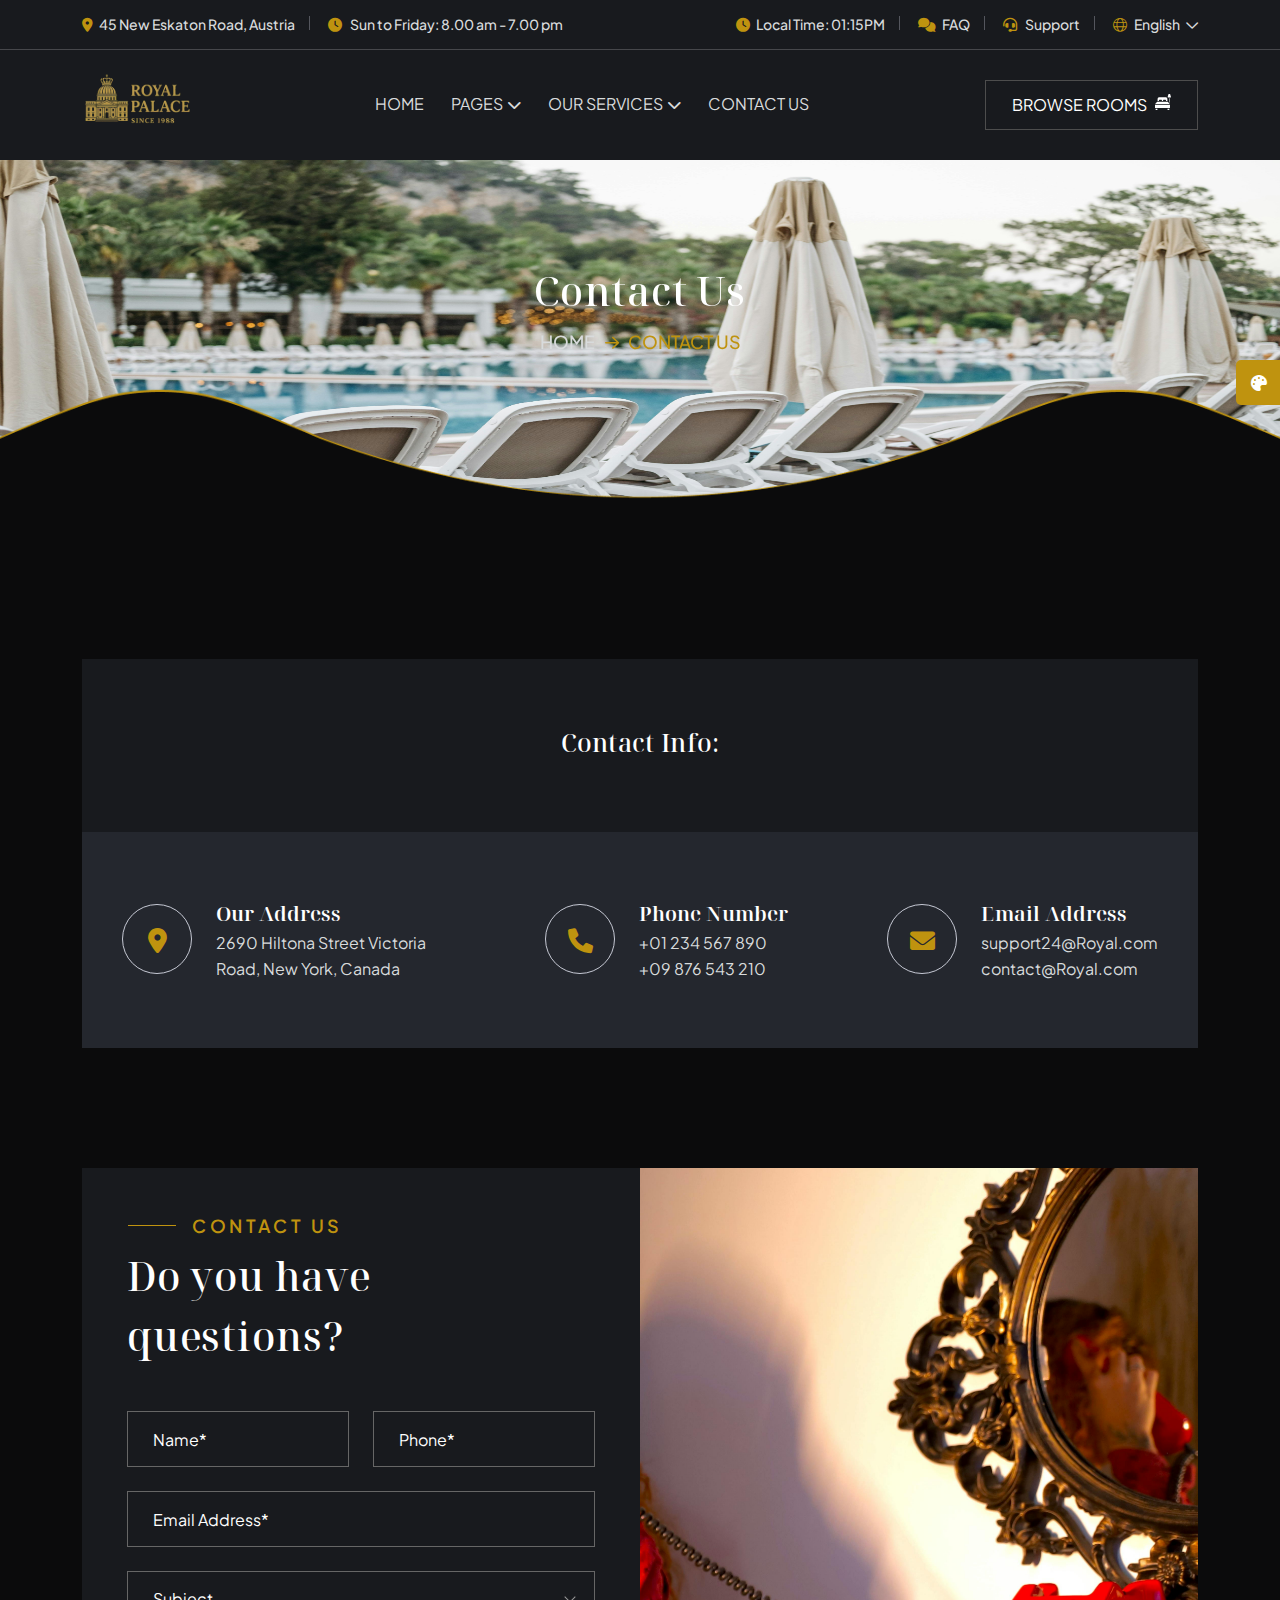
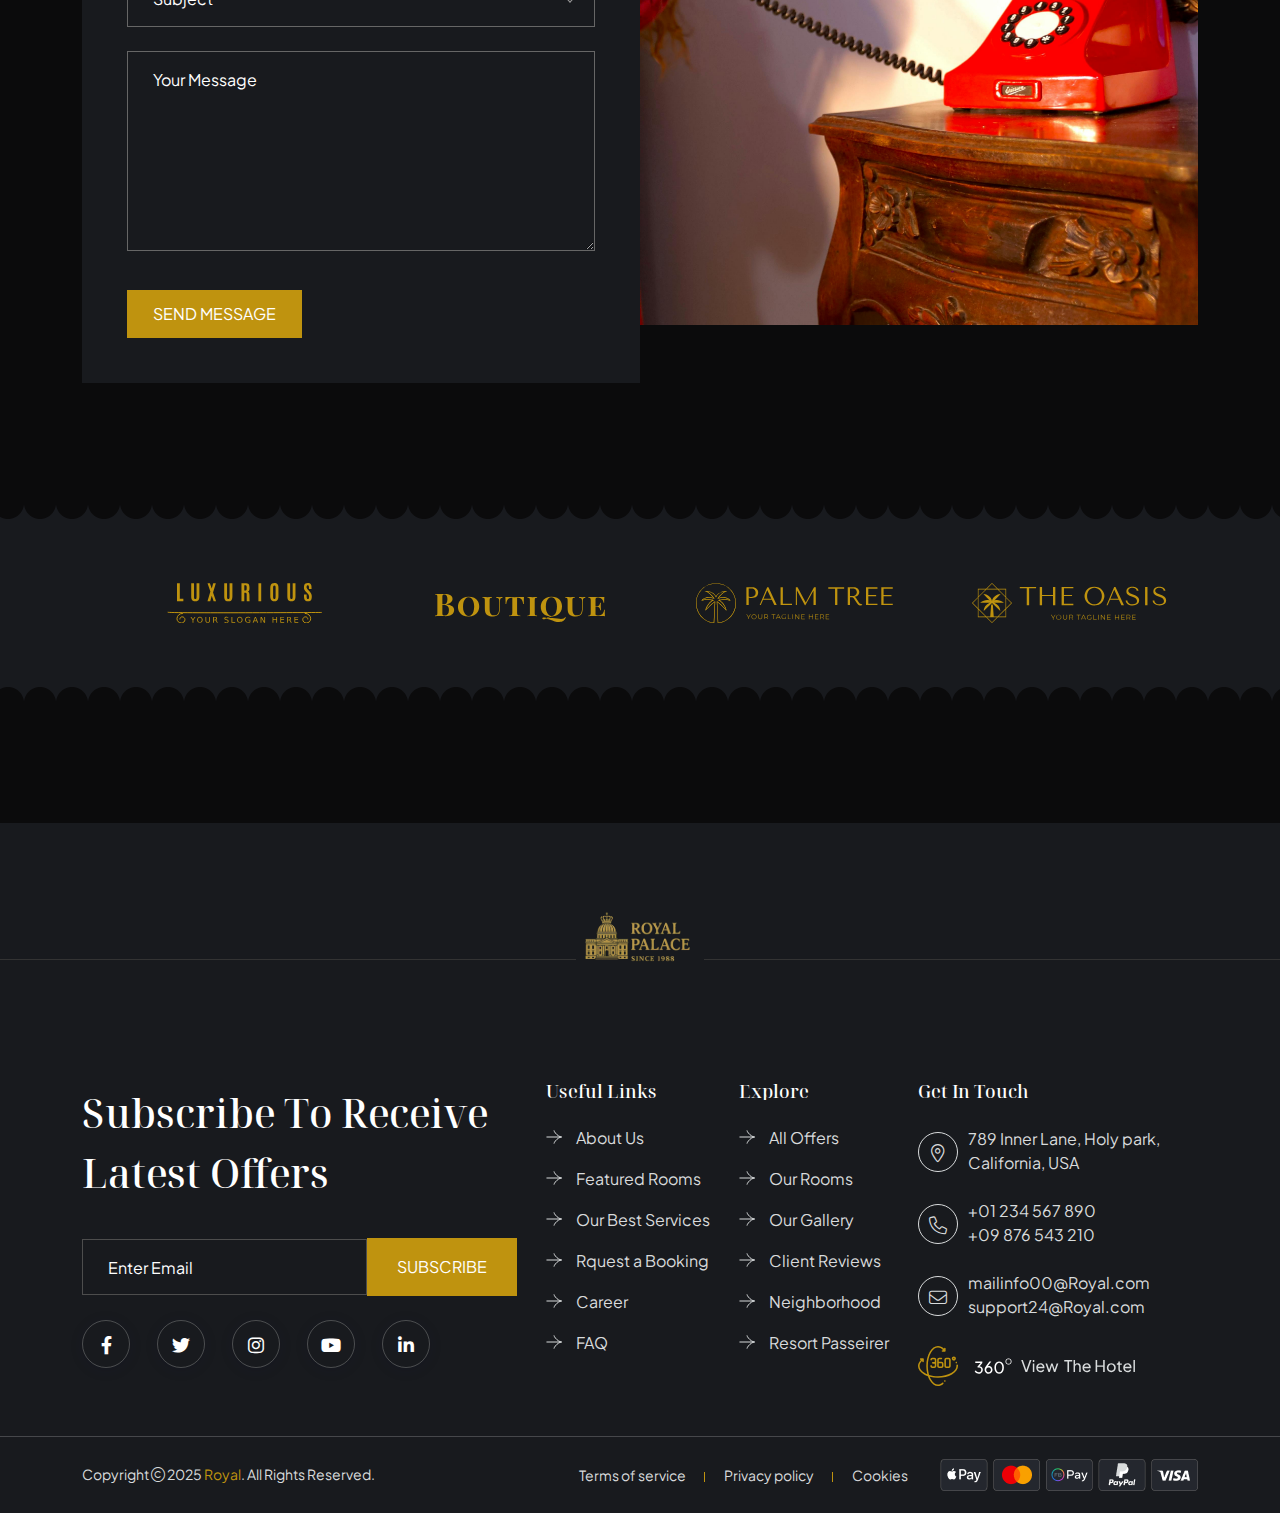
<file: contact.html>
<!doctype html>
<html class="no-js" lang="zxx">

<head>
    <meta charset="utf-8">
    <meta http-equiv="x-ua-compatible" content="ie=edge">
    <title>Royal - Royal - Resort & Hotel Booking HTML Template - Contact Us</title>
    <meta name="author" content="Royal">
    <meta name="description" content="Royal - Royal - Resort & Hotel Booking HTML Template">
    <meta name="keywords" content="Royal - Royal - Resort & Hotel Booking HTML Template">
    <meta name="robots" content="INDEX,FOLLOW">

    <!-- Mobile Specific Metas -->
    <meta name="viewport" content="width=device-width, initial-scale=1, shrink-to-fit=no">

    <!-- Favicons - Place favicon.ico in the root directory -->
    <link rel="apple-touch-icon" sizes="57x57" href="assets/img/favicons/apple-icon-57x57.png">
    <link rel="apple-touch-icon" sizes="60x60" href="assets/img/favicons/apple-icon-60x60.png">
    <link rel="apple-touch-icon" sizes="72x72" href="assets/img/favicons/apple-icon-72x72.png">
    <link rel="apple-touch-icon" sizes="76x76" href="assets/img/favicons/apple-icon-76x76.png">
    <link rel="apple-touch-icon" sizes="114x114" href="assets/img/favicons/apple-icon-114x114.png">
    <link rel="apple-touch-icon" sizes="120x120" href="assets/img/favicons/apple-icon-120x120.png">
    <link rel="apple-touch-icon" sizes="144x144" href="assets/img/favicons/apple-icon-144x144.png">
    <link rel="apple-touch-icon" sizes="152x152" href="assets/img/favicons/apple-icon-152x152.png">
    <link rel="apple-touch-icon" sizes="180x180" href="assets/img/favicons/apple-icon-180x180.png">
    <link rel="icon" type="image/png" sizes="192x192" href="assets/img/favicons/android-icon-192x192.png">
    <link rel="icon" type="image/png" sizes="32x32" href="assets/img/favicons/favicon-32x32.png">
    <link rel="icon" type="image/png" sizes="96x96" href="assets/img/favicons/favicon-96x96.png">
    <link rel="icon" type="image/png" sizes="16x16" href="assets/img/favicons/favicon-16x16.png">
    <link rel="manifest" href="assets/img/favicons/manifest.json">
    <meta name="msapplication-TileColor" content="#ffffff">
    <meta name="msapplication-TileImage" content="assets/img/favicons/ms-icon-144x144.png">
    <meta name="theme-color" content="#ffffff">

    <!--==============================
	  Google Fonts
	============================== -->
    <link rel="preconnect" href="https://fonts.googleapis.com">
    <link rel="preconnect" href="https://fonts.gstatic.com" crossorigin>
    <link href="https://fonts.googleapis.com/css2?family=Noto+Serif+Display:ital,wght@0,100..900;1,100..900&family=Plus+Jakarta+Sans:ital,wght@0,200..800;1,200..800&display=swap" rel="stylesheet">

    <!--==============================
	    All CSS File
	============================== -->
    <!-- Bootstrap -->
    <link rel="stylesheet" href="assets/css/bootstrap.min.css">
    <!-- Fontawesome Icon -->
    <link rel="stylesheet" href="assets/css/fontawesome.min.css">
    <!-- Magnific Popup -->
    <link rel="stylesheet" href="assets/css/magnific-popup.min.css">
    <!-- Swiper Js -->
    <link rel="stylesheet" href="assets/css/swiper-bundle.min.css">
    <!-- Theme Custom CSS -->
    <link rel="stylesheet" href="assets/css/style.css">

</head>

<body>

    <!--[if lte IE 9]>
    	<p class="browserupgrade">You are using an <strong>outdated</strong> browser. Please <a href="https://browsehappy.com/">upgrade your browser</a> to improve your experience and security.</p>
  	<![endif]-->


    <!--********************************
   		Code Start From Here 
	******************************** -->

    <!-- slider drag cursor -->
    <div class="slider-drag-cursor"><i class="fal fa-arrows-up-down-left-right"></i></div>

    <!--==============================
     Preloader
  ==============================-->
    <div class="preloader ">
        <button class="th-btn preloaderCls">Cancel Preloader </button>
        <div id="preloader" class="preloader-inner">
            <img src="assets/img/logo.svg" alt="img">
            <div class="txt-loading">
                <span data-text-preloader="R" class="letters-loading">
                    R </span>
                <span data-text-preloader="O" class="letters-loading">
                    O </span>
                <span data-text-preloader="T" class="letters-loading">
                    T </span>
                <span data-text-preloader="A" class="letters-loading">
                    A </span>
                <span data-text-preloader="L" class="letters-loading">
                    L
                </span>
            </div>
        </div>
    </div>
    <div class="color-scheme">
        <button class="switchIcon"><i class="fa-solid fa-palette"></i></button>
        <h4 class="color-scheme-title"><i class="far fa-palette"></i> Color Switcher</h4>
        <p class="color-scheme-text">Check template with your color</p>
        <div class="color-switch-btns">
            <button data-color="#2A07F9"><i class="fa-solid fa-droplet"></i></button>
            <button data-color="#068FFF"><i class="fa-solid fa-droplet"></i></button>
            <button data-color="#044DBC"><i class="fa-solid fa-droplet"></i></button>
            <button data-color="#FFAF00"><i class="fa-solid fa-droplet"></i></button>
            <button data-color="#F80000"><i class="fa-solid fa-droplet"></i></button>
            <button data-color="#231E7A"><i class="fa-solid fa-droplet"></i></button>
        </div>
        <p class="color-scheme-text">Or custom color..</p>
        <input type="color" id="thcolorpicker" value="#2A07F9">
    </div><!--==============================
	Header Area
==============================-->
    <header class="th-header header-layout1 ">
        <div class="header-top">
            <div class="container">
                <div class="row justify-content-center justify-content-lg-between align-items-center gy-2">
                    <div class="col-auto">
                        <div class="header-links">
                            <ul>
                                <li><i class="fas fa-location-dot"></i>45 New Eskaton Road, Austria</li>
                                <li><i class="fas fa-clock"></i> Sun to Friday: 8.00 am - 7.00 pm</li>
                            </ul>
                        </div>
                    </div>
                    <div class="col-auto">
                        <div class="header-links">
                            <ul>
                                <li class="d-none d-md-inline-block"><i class="fa-sharp fa-solid fa-clock"></i>Local Time:
                                    01:15PM</li>
                                <li class="d-none d-md-inline-block"><i class="fa-sharp fa-solid fa-comments"></i><a href="faq.html">FAQ</a></li>
                                <li><i class="fas fa-headset"></i> <a href="contact.html">Support</a></li>
                                <li>
                                    <div class="dropdown-link">
                                        <a class="dropdown-toggle" href="#" role="button" id="dropdownMenuLink1" data-bs-toggle="dropdown" aria-expanded="false"><i class="fa-light fa-globe"></i> English</a>
                                        <ul class="dropdown-menu" aria-labelledby="dropdownMenuLink1">
                                            <li>
                                                <a href="#">German</a>
                                                <a href="#">French</a>
                                                <a href="#">Italian</a>
                                                <a href="#">Latvian</a>
                                                <a href="#">Spanish</a>
                                                <a href="#">Greek</a>
                                            </li>
                                        </ul>
                                    </div>
                                </li>
                            </ul>
                        </div>
                    </div>
                </div>
            </div>
        </div>
        <div class="sticky-wrapper">
            <!-- Main Menu Area -->
            <div class="container">
                <div class="menu-area">
                    <div class="row align-items-center justify-content-between">
                        <div class="col-auto">
                            <div class="header-logo">
                                <a href="index.html"><img src="assets/img/logo.svg" alt="Royal"></a>
                            </div>
                        </div>
                        <div class="col-auto">
                            <nav class="main-menu d-none d-lg-inline-block">
                                <ul>
                                    <li class="menu-item-has-children menu-item-has-children1">
                                        <a href="index.html">Home</a>
                                        
                                    </li>
                                    <li class="menu-item-has-children">
                                        <a href="#">Pages</a>
                                        <ul class="sub-menu">
                                            <li class="menu-item-has-children">
                                                <a href="room.html">Rooms Suites</a>
                                            </li>
                                            <li><a href="about.html">About Us</a></li>
                                            <li><a href="team.html">Team</a></li>
                                            <li><a href="team-details.html">Team Details</a></li>
                                            <li><a href="package.html">Packages</a></li>
                                            <li><a href="equipment.html">Equipments</a></li>
                                            <li><a href="review.html">Reviews</a></li>
                                            <li><a href="pricing.html">Price Plan</a></li>
                                            <li><a href="testimonial.html">Testimonials</a></li>
                                            <li><a href="faq.html">Faq Page</a></li>
                                            <li><a href="error.html">Error Page</a></li>
                                        </ul>
                                    </li>
                                    <li class="menu-item-has-children">
                                        <a href="#">Our Services</a>
                                        <ul class="sub-menu">
                                            <li><a href="service.html">Our Services</a></li>
                                            <li><a href="service-details.html">Service Details</a></li>
                                        </ul>
                                    </li>
                                    <li><a href="contact.html">Contact Us</a></li>
                                </ul>
                            </nav>
                            <button type="button" class="th-menu-toggle d-block d-lg-none"><i class="far fa-bars"></i></button>
                        </div>
                        <div class="col-auto d-none d-xl-block">
                            <a href="room.html" class="th-btn style2">BROWSE ROOMS <img src="assets/img/icon/bed.svg" alt=""></a>
                        </div>
                    </div>
                </div>
            </div>
        </div>      
    </header><!--==============================
    Breadcumb
============================== -->
    <div class="breadcumb-banner">
        <div class="breadcumb-wrapper " data-bg-src="assets/img/hero/hero_bg_2_2.jpg">
            <div class="container">
                <div class="breadcumb-content">
                    <h1 class="breadcumb-title">Contact Us</h1>
                    <ul class="breadcumb-menu">
                        <li><a href="index.html">Home</a></li>
                        <li>Contact Us</li>
                    </ul>
                </div>
            </div>
        </div>
    </div><!--==============================
Contact Info Area  
==============================-->
    <div class="contact-info-area space-top">
        <div class="container">
            <div class="contact-info-wrapp">
                <div class="team-contact-title">
                    <h3 class="box-title">Contact Info:</h3>
                </div>

                <div class="contact-info">
                    <div class="team-contact">
                        <div class="icon-btn">
                            <i class="fas fa-location-dot"></i>
                        </div>
                        <div class="media-body">
                            <h5 class="box-title">Our Address</h5>
                            <p class="box-text">2690 Hiltona Street Victoria Road, New York, Canada</p>
                        </div>
                    </div>
                    <div class="team-contact">
                        <div class="icon-btn">
                            <i class="fas fa-phone"></i>
                        </div>
                        <div class="media-body">
                            <h5 class="box-title">Phone Number</h5>
                            <p class="box-text">
                                <a href="tel:+01234567890">+01 234 567 890</a>
                                <a href="tel:+09876543210">+09 876 543 210</a>
                            </p>
                        </div>
                    </div>
                    <div class="team-contact">
                        <div class="icon-btn">
                            <i class="fas fa-envelope"></i>
                        </div>
                        <div class="media-body">
                            <h5 class="box-title">Email Address</h5>
                            <p class="box-text">
                                <a href="mailto:support24@Royal.com">support24@Royal.com</a>
                                <a href="mailto:contact@Royal.com">contact@Royal.com</a>
                            </p>
                        </div>
                    </div>
                </div>
            </div>
        </div>
    </div>

    <!--==============================
Contact Area   
==============================-->
    <div class="space">
        <div class="container">
            <div class="row gx-0">
                <div class="col-xl-6">
                    <form action="mail.php" method="POST" class="contact-form ajax-contact">
                        <div class="title-area mb-45 text-center text-lg-start">
                            <span class="sub-title2 style1">CONTACT US</span>
                            <h2 class="sec-title text-white">Do you have questions?</h2>
                        </div>
                        <div class="row">
                            <div class="form-group col-md-6">
                                <input type="text" class="form-control" name="name" id="name" placeholder="Name*">
                            </div>
                            <div class="form-group col-md-6">
                                <input type="tel" class="form-control" name="number" id="number" placeholder="Phone*">
                            </div>
                            <div class="form-group col-12">
                                <input type="email" class="form-control" name="email" id="email*" placeholder="Email Address*">
                            </div>
                            <div class="form-group col-12">
                                <select name="subject" id="subject" class="form-select nice-select">
                                    <option value="" disabled selected hidden>Subject</option>
                                    <option value="Luxury Hotel">Luxury Hotel</option>
                                    <option value="Rooms">Rooms</option>
                                    <option value="Hotel">Hotel</option>
                                </select>
                            </div>
                            <div class="form-group col-12">
                                <textarea name="message" id="message" cols="30" rows="3" class="form-control" placeholder="Your Message"></textarea>
                            </div>
                            <div class="form-btn col-12">
                                <button class="th-btn">SEND MESSAGE</button>
                            </div>
                        </div>
                        <p class="form-messages mb-0 mt-3"></p>
                    </form>
                </div>

                <div class="col-xl-6">
                    <div class="contact-image global-img">
                        <img src="assets/img/normal/contact-img.jpg" style="height: 757px;" alt="">
                    </div>
                </div>
            </div>
        </div>
    </div><!--==============================
Brand Area  
==============================-->
    <div class="space-bottom">
        <div class="brand-area4 bg-black2">
            <div class="dot-shape1" data-mask-src="assets/img/shape/brand-dot1.png"></div>
            <div class="dot-shape2" data-mask-src="assets/img/shape/brand-dot2.png"></div>
            <div class="container">
                <div class="slider-area text-center">
                    <div class="swiper th-slider" id="brandSlider1" data-slider-options='{"breakpoints":{"0":{"slidesPerView":1},"476":{"slidesPerView":"2"},"768":{"slidesPerView":"3"},"992":{"slidesPerView":"4"},"1200":{"slidesPerView":"4"},"1400":{"slidesPerView":"6"}}}'>
                        <div class="swiper-wrapper">
                            <div class="swiper-slide">
                                <div class="brand-item style2">
                                    <a href="">
                                        <img class="original" src="assets/img/brand/brand_1_1.svg" alt="Brand Logo">
                                        <img class="gray" src="assets/img/brand/brand_1_1.svg" alt="Brand Logo">
                                    </a>
                                </div>
                            </div>
                            <div class="swiper-slide">
                                <div class="brand-item style2">
                                    <a href="">
                                        <img class="original" src="assets/img/brand/brand_1_2.svg" alt="Brand Logo">
                                        <img class="gray" src="assets/img/brand/brand_1_2.svg" alt="Brand Logo">
                                    </a>
                                </div>
                            </div>
                            <div class="swiper-slide">
                                <div class="brand-item style2">
                                    <a href="">
                                        <img class="original" src="assets/img/brand/brand_1_3.svg" alt="Brand Logo">
                                        <img class="gray" src="assets/img/brand/brand_1_3.svg" alt="Brand Logo">
                                    </a>
                                </div>
                            </div>
                            <div class="swiper-slide">
                                <div class="brand-item style2">
                                    <a href="">
                                        <img class="original" src="assets/img/brand/brand_1_4.svg" alt="Brand Logo">
                                        <img class="gray" src="assets/img/brand/brand_1_4.svg" alt="Brand Logo">
                                    </a>
                                </div>
                            </div>
                            <div class="swiper-slide">
                                <div class="brand-item style2">
                                    <a href="">
                                        <img class="original" src="assets/img/brand/brand_1_5.svg" alt="Brand Logo">
                                        <img class="gray" src="assets/img/brand/brand_1_5.svg" alt="Brand Logo">
                                    </a>
                                </div>
                            </div>
                            <div class="swiper-slide">
                                <div class="brand-item style2">
                                    <a href="">
                                        <img class="original" src="assets/img/brand/brand_1_6.svg" alt="Brand Logo">
                                        <img class="gray" src="assets/img/brand/brand_1_6.svg" alt="Brand Logo">
                                    </a>
                                </div>
                            </div>
                            <div class="swiper-slide">
                                <div class="brand-item style2">
                                    <a href="">
                                        <img class="original" src="assets/img/brand/brand_1_1.svg" alt="Brand Logo">
                                        <img class="gray" src="assets/img/brand/brand_1_1.svg" alt="Brand Logo">
                                    </a>
                                </div>
                            </div>
                            <div class="swiper-slide">
                                <div class="brand-item style2">
                                    <a href="">
                                        <img class="original" src="assets/img/brand/brand_1_2.svg" alt="Brand Logo">
                                        <img class="gray" src="assets/img/brand/brand_1_2.svg" alt="Brand Logo">
                                    </a>
                                </div>
                            </div>
                            <div class="swiper-slide">
                                <div class="brand-item style2">
                                    <a href="">
                                        <img class="original" src="assets/img/brand/brand_1_3.svg" alt="Brand Logo">
                                        <img class="gray" src="assets/img/brand/brand_1_3.svg" alt="Brand Logo">
                                    </a>
                                </div>
                            </div>
                            <div class="swiper-slide">
                                <div class="brand-item style2">
                                    <a href="">
                                        <img class="original" src="assets/img/brand/brand_1_4.svg" alt="Brand Logo">
                                        <img class="gray" src="assets/img/brand/brand_1_4.svg" alt="Brand Logo">
                                    </a>
                                </div>
                            </div>
                            <div class="swiper-slide">
                                <div class="brand-item style2">
                                    <a href="">
                                        <img class="original" src="assets/img/brand/brand_1_5.svg" alt="Brand Logo">
                                        <img class="gray" src="assets/img/brand/brand_1_5.svg" alt="Brand Logo">
                                    </a>
                                </div>
                            </div>
                            <div class="swiper-slide">
                                <div class="brand-item style2">
                                    <a href="">
                                        <img class="original" src="assets/img/brand/brand_1_6.svg" alt="Brand Logo">
                                        <img class="gray" src="assets/img/brand/brand_1_6.svg" alt="Brand Logo">
                                    </a>
                                </div>
                            </div>
                        </div>

                    </div>
                </div>
            </div>
        </div>
    </div><!--==============================
	Footer Area
==============================-->
    <footer class="footer-wrapper footer-layout1">
        <div class="footer-logo">
            <img src="assets/img/logo.svg" alt="">
        </div>
        <div class="widget-area">
            <div class="container">
                <div class="row justify-content-between">
                    <div class="col-md-6 col-xl-auto">
                        <div class="widget newsletter-widget footer-widget">
                            <h3 class="newsletter-title h2">Subscribe to receive latest offers</h3>
                            <form class="newsletter-form">
                                <input class="form-control" type="email" placeholder="Enter Email" required="">
                                <button type="submit" class="th-btn style1">SUBSCRIBE</button>
                            </form>
                            <div class="th-social">
                                <a href="https://www.facebook.com/"><i class="fab fa-facebook-f"></i></a>
                                <a href="https://www.twitter.com/"><i class="fab fa-twitter"></i></a>
                                <a href="https://www.instagram.com/"><i class="fab fa-instagram"></i></a>
                                <a href="https://www.youtube.com/"><i class="fab fa-youtube"></i></a>
                                <a href="https://www.linkedin.com/"><i class="fab fa-linkedin-in"></i></a>
                            </div>
                        </div>
                    </div>
                    <div class="col-md-6 col-xl-auto">
                        <div class="widget widget_nav_menu footer-line footer-widget">
                            <h3 class="widget_title"> Useful Links</h3>
                            <div class="menu-all-pages-container">
                                <ul class="menu">
                                    <li><a href="about.html">About Us</a></li>
                                    <li><a href="room.html">Featured Rooms</a></li>
                                    <li><a href="service.html">Our Best Services</a></li>
                                    <li><a href="contact.html">Rquest a Booking</a></li>
                                    <li><a href="contact.html">Career</a></li>
                                    <li><a href="faq.html">FAQ</a></li>
                                </ul>
                            </div>
                        </div>
                    </div>
                    <div class="col-md-6 col-xl-auto">
                        <div class="widget widget_nav_menu footer-line footer-widget">
                            <h3 class="widget_title">Explore</h3>
                            <div class="menu-all-pages-container">
                                <ul class="menu">
                                    <li><a href="package.html">All Offers</a></li>
                                    <li><a href="room.html">Our Rooms</a></li>
                                    <li><a href="gallery.html">Our Gallery</a></li>
                                    <li><a href="review.html">Client Reviews</a></li>
                                    <li><a href="contact.html">Neighborhood</a></li>
                                    <li><a href="contact.html">Resort Passeirer</a></li>
                                </ul>
                            </div>
                        </div>
                    </div>
                    <div class="col-md-6 col-xl-auto">
                        <div class="widget footer-widget">
                            <h3 class="widget_title">Get In Touch</h3>
                            <div class="th-widget-contact">
                                <div class="info-box">
                                    <div class="box-icon">
                                        <i class="fal fa-location-dot"></i>
                                    </div>
                                    <p class="box-text">789 Inner Lane, Holy park, California, USA</p>
                                </div>
                                <div class="info-box">
                                    <div class="box-icon">
                                        <i class="fal fa-phone"></i>
                                    </div>
                                    <p class="box-text">
                                        <a href="tel:+01234567890" class="box-link">+01 234 567 890</a>
                                        <a href="tel:+09876543210" class="box-link">+09 876 543 210</a>
                                    </p>
                                </div>
                                <div class="info-box">
                                    <div class="box-icon">
                                        <i class="fal fa-envelope"></i>
                                    </div>
                                    <p class="box-text">
                                        <a href="mailto:mailinfo00@Royal.com" class="box-link">mailinfo00@Royal.com</a>
                                        <a href="mailto:support24@Royal.com" class="box-link">support24@Royal.com</a>
                                    </p>
                                </div>
                            </div>
                            <div class="degree-text mt-30"><a href="room-details.html"><img src="assets/img/icon/degree.svg" alt=""></a></div>
                        </div>
                    </div>
                </div>
            </div>
        </div>
        <div class="copyright-wrap">
            <div class="container">
                <div class="row gy-2 align-items-center">
                    <div class="col-lg-5">
                        <p class="copyright-text">Copyright <i class="fal fa-copyright"></i> 2025 <a href="index.html">Royal</a>. All Rights Reserved.</p>
                    </div>
                    <div class="col-lg-7 text-center text-md-end">
                        <div class="footer-links">
                            <ul>
                                <li><a href="about.html">Terms of service</a></li>
                                <li><a href="about.html">Privacy policy</a></li>
                                <li><a href="about.html">Cookies</a></li>
                            </ul>
                            <span class="footer-card">
                                <img src="assets/img/shape/cards.png" alt="">
                            </span>
                        </div>
                    </div>
                </div>
            </div>
        </div>
    </footer>

    <!--********************************
			Code End  Here 
	******************************** -->

    <!-- Scroll To Top -->
    <div class="scroll-top">
        <svg class="progress-circle svg-content" width="100%" height="100%" viewBox="-1 -1 102 102">
            <path d="M50,1 a49,49 0 0,1 0,98 a49,49 0 0,1 0,-98" style="transition: stroke-dashoffset 10ms linear 0s; stroke-dasharray: 307.919, 307.919; stroke-dashoffset: 307.919;">
            </path>
        </svg>
    </div>

    <!--==============================
    All Js File
============================== -->
    <!-- Jquery -->
    <script src="assets/js/vendor/jquery-3.7.1.min.js"></script>
    <!-- Swiper Js -->
    <script src="assets/js/swiper-bundle.min.js"></script>
    <!-- Bootstrap -->
    <script src="assets/js/bootstrap.min.js"></script>
    <!-- Magnific Popup -->
    <script src="assets/js/jquery.magnific-popup.min.js"></script>
    <!-- Counter Up -->
    <script src="assets/js/jquery.counterup.min.js"></script>
    <!-- Isotope Filter -->
    <script src="assets/js/imagesloaded.pkgd.min.js"></script>
    <script src="assets/js/isotope.pkgd.min.js"></script>

    <!-- Gsap Animation -->
    <script src="assets/js/gsap.min.js"></script>
    <!-- ScrollTrigger -->
    <script src="assets/js/ScrollTrigger.min.js"></script>
    <!-- SplitText -->
    <script src="assets/js/SplitText.min.js"></script>
    <!-- Lenis Js -->
    <script src="assets/js/lenis.min.js"></script>

    <!-- 360 degree Js start -->
    <script src="assets/js/360.min.js"></script>
    <script src="assets/js/panolens.min.js"></script>

    <!-- 360 degree Js end -->
    <!-- Main Js File -->
    <script src="assets/js/main.js"></script>
</body>

</html>
</file>
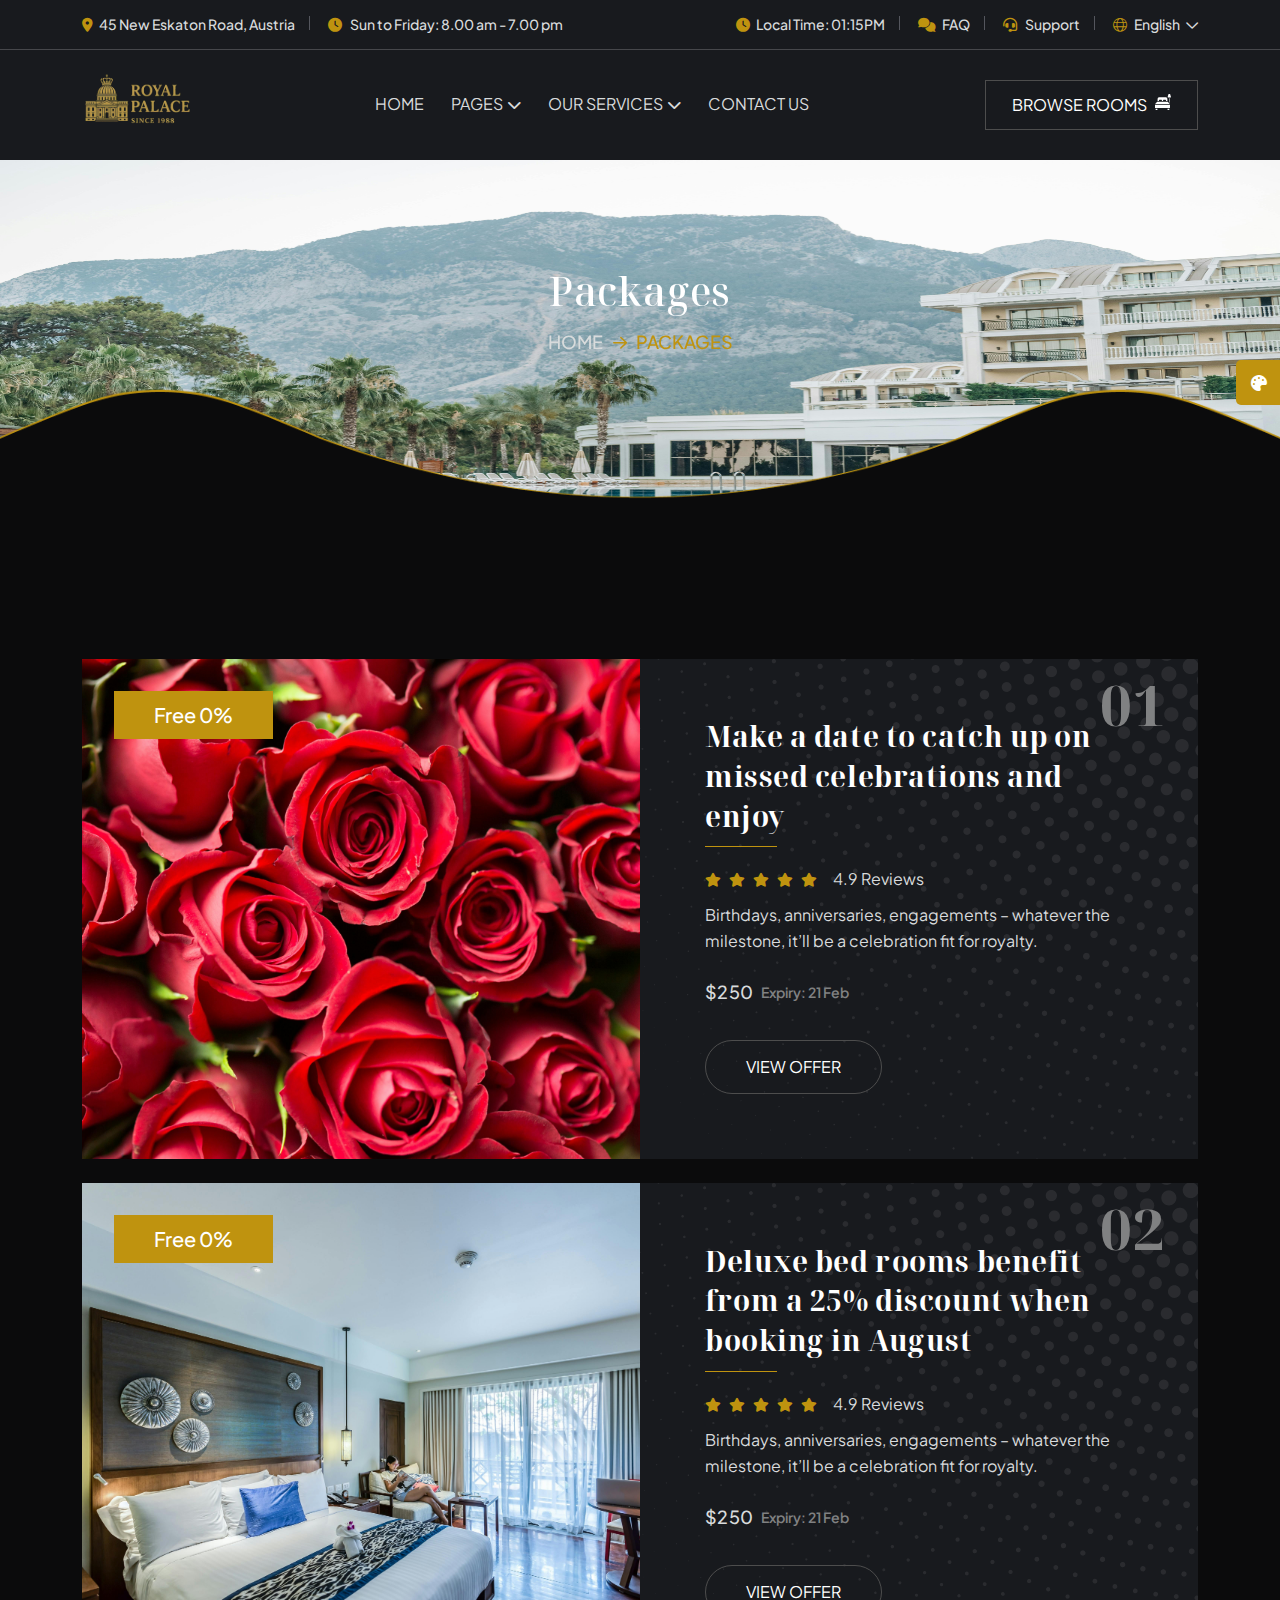
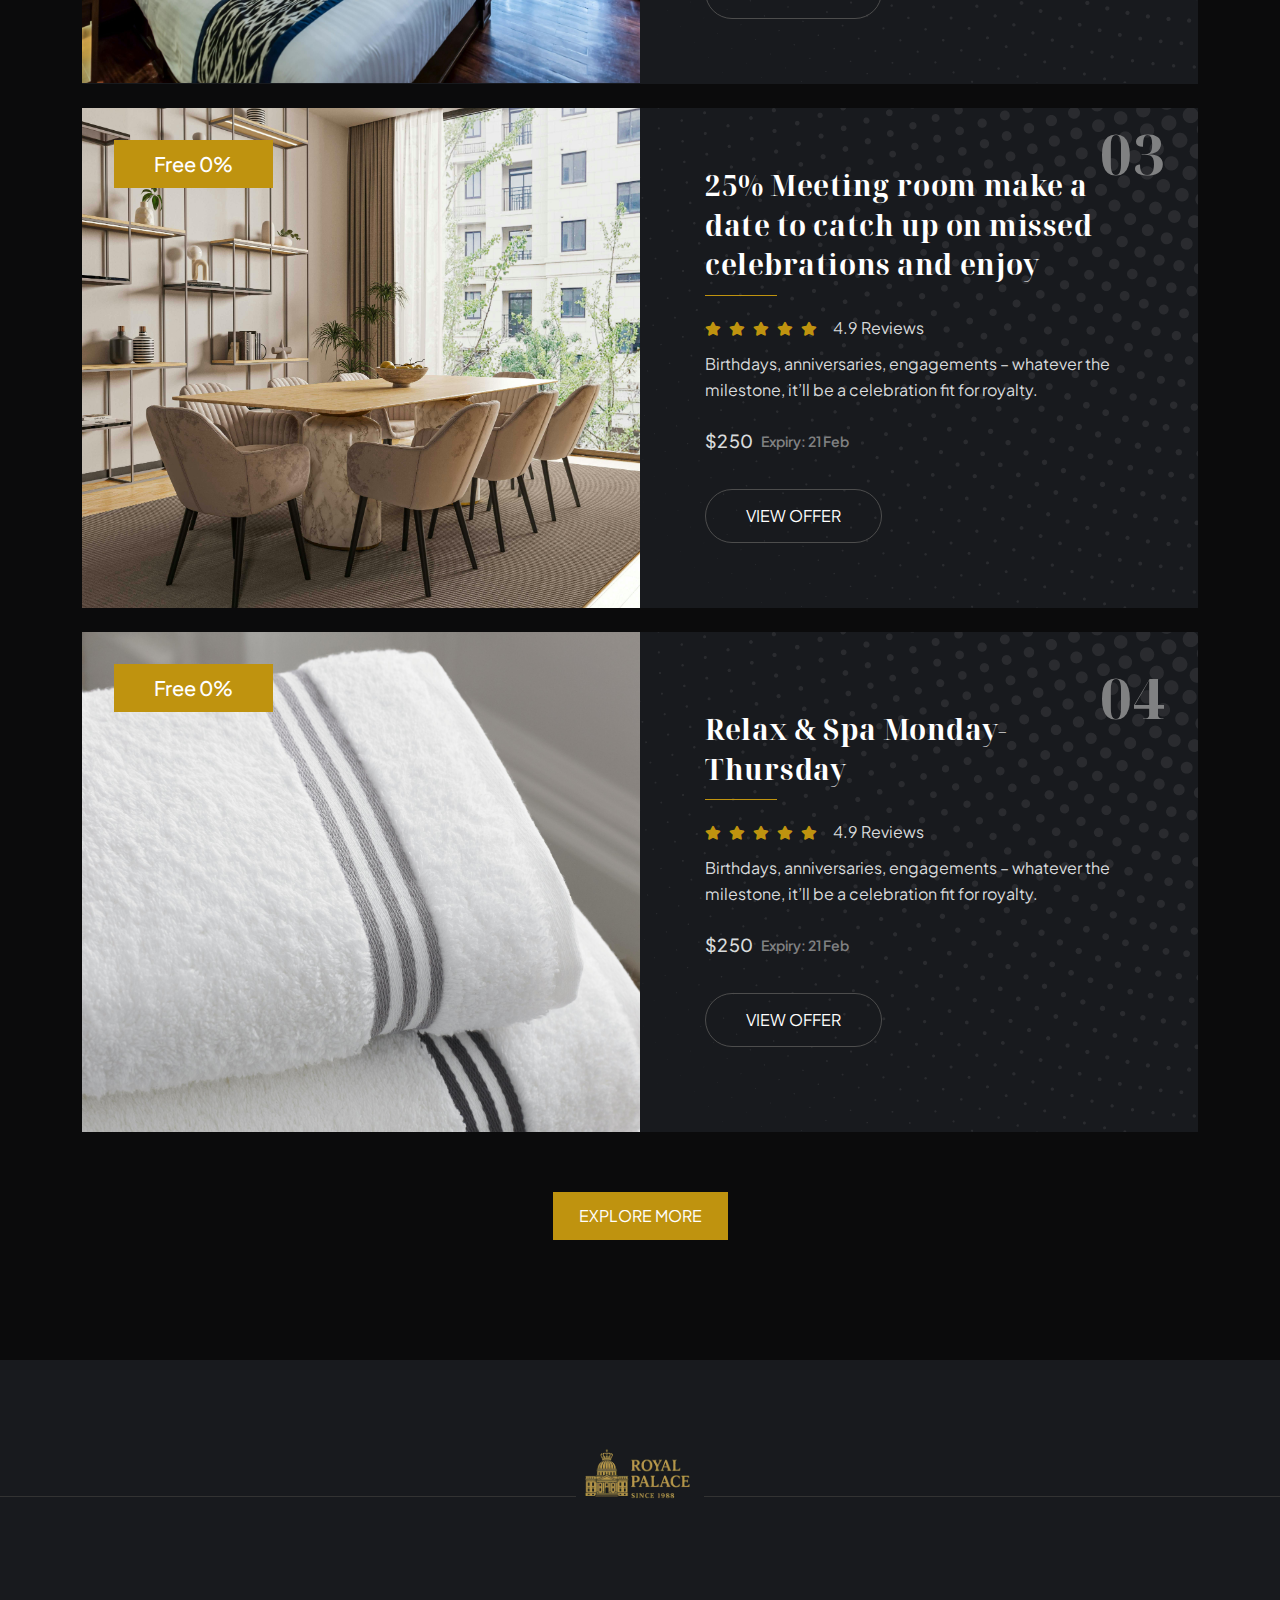
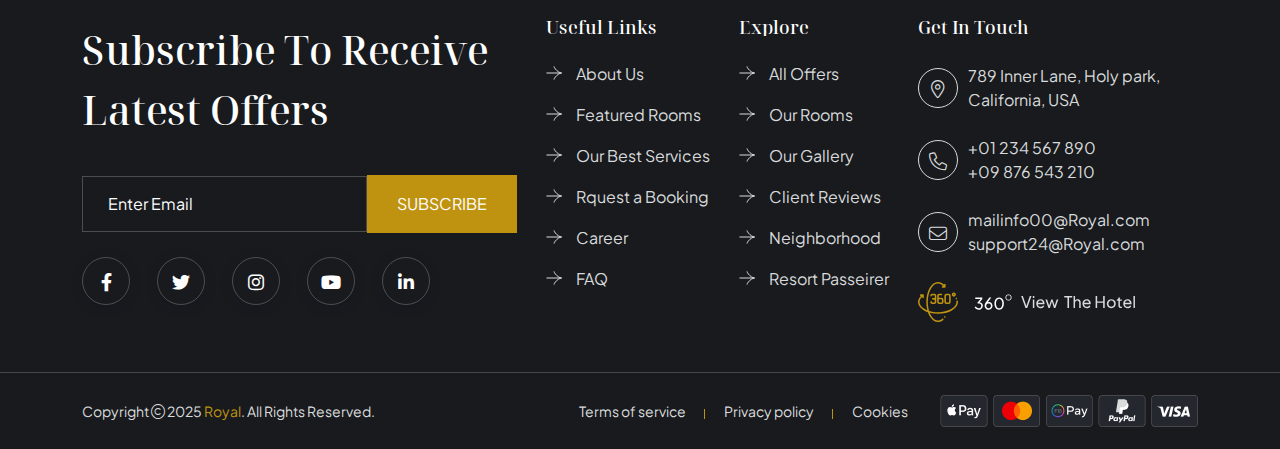
<file: package.html>
<!doctype html>
<html class="no-js" lang="zxx">

<head>  
    <meta charset="utf-8">
    <meta http-equiv="x-ua-compatible" content="ie=edge">
    <title>Royal - Royal - Resort & Hotel Booking HTML Template - Packages</title>
    <meta name="author" content="Royal">
    <meta name="description" content="Royal - Royal - Resort & Hotel Booking HTML Template">
    <meta name="keywords" content="Royal - Royal - Resort & Hotel Booking HTML Template">
    <meta name="robots" content="INDEX,FOLLOW">

    <!-- Mobile Specific Metas -->
    <meta name="viewport" content="width=device-width, initial-scale=1, shrink-to-fit=no">

    <!-- Favicons - Place favicon.ico in the root directory -->
    <link rel="apple-touch-icon" sizes="57x57" href="assets/img/favicons/apple-icon-57x57.png">
    <link rel="apple-touch-icon" sizes="60x60" href="assets/img/favicons/apple-icon-60x60.png">
    <link rel="apple-touch-icon" sizes="72x72" href="assets/img/favicons/apple-icon-72x72.png">
    <link rel="apple-touch-icon" sizes="76x76" href="assets/img/favicons/apple-icon-76x76.png">
    <link rel="apple-touch-icon" sizes="114x114" href="assets/img/favicons/apple-icon-114x114.png">
    <link rel="apple-touch-icon" sizes="120x120" href="assets/img/favicons/apple-icon-120x120.png">
    <link rel="apple-touch-icon" sizes="144x144" href="assets/img/favicons/apple-icon-144x144.png">
    <link rel="apple-touch-icon" sizes="152x152" href="assets/img/favicons/apple-icon-152x152.png">
    <link rel="apple-touch-icon" sizes="180x180" href="assets/img/favicons/apple-icon-180x180.png">
    <link rel="icon" type="image/png" sizes="192x192" href="assets/img/favicons/android-icon-192x192.png">
    <link rel="icon" type="image/png" sizes="32x32" href="assets/img/favicons/favicon-32x32.png">
    <link rel="icon" type="image/png" sizes="96x96" href="assets/img/favicons/favicon-96x96.png">
    <link rel="icon" type="image/png" sizes="16x16" href="assets/img/favicons/favicon-16x16.png">
    <link rel="manifest" href="assets/img/favicons/manifest.json">
    <meta name="msapplication-TileColor" content="#ffffff">
    <meta name="msapplication-TileImage" content="assets/img/favicons/ms-icon-144x144.png">
    <meta name="theme-color" content="#ffffff">

    <!--==============================
	  Google Fonts
	============================== -->
    <link rel="preconnect" href="https://fonts.googleapis.com">
    <link rel="preconnect" href="https://fonts.gstatic.com" crossorigin>
    <link href="https://fonts.googleapis.com/css2?family=Noto+Serif+Display:ital,wght@0,100..900;1,100..900&family=Plus+Jakarta+Sans:ital,wght@0,200..800;1,200..800&display=swap" rel="stylesheet">

    <!--==============================
	    All CSS File
	============================== -->
    <!-- Bootstrap -->
    <link rel="stylesheet" href="assets/css/bootstrap.min.css">
    <!-- Fontawesome Icon -->
    <link rel="stylesheet" href="assets/css/fontawesome.min.css">
    <!-- Magnific Popup -->
    <link rel="stylesheet" href="assets/css/magnific-popup.min.css">
    <!-- Swiper Js -->
    <link rel="stylesheet" href="assets/css/swiper-bundle.min.css">
    <!-- Theme Custom CSS -->
    <link rel="stylesheet" href="assets/css/style.css">

</head>

<body>

    <!--[if lte IE 9]>
    	<p class="browserupgrade">You are using an <strong>outdated</strong> browser. Please <a href="https://browsehappy.com/">upgrade your browser</a> to improve your experience and security.</p>
  	<![endif]-->


    <!--********************************
   		Code Start From Here 
	******************************** -->

    <!-- slider drag cursor -->
    <div class="slider-drag-cursor"><i class="fal fa-arrows-up-down-left-right"></i></div>

    <!--==============================
     Preloader
  ==============================-->
    <div class="preloader ">
        <button class="th-btn preloaderCls">Cancel Preloader </button>
        <div id="preloader" class="preloader-inner">
            <img src="assets/img/logo.svg" alt="img">
            <div class="txt-loading">
                <span data-text-preloader="R" class="letters-loading">
                    R </span>
                <span data-text-preloader="O" class="letters-loading">
                    O </span>
                <span data-text-preloader="T" class="letters-loading">
                    T </span>
                <span data-text-preloader="A" class="letters-loading">
                    A </span>
                <span data-text-preloader="L" class="letters-loading">
                    L
                </span>
            </div>
        </div>
    </div>
    <div class="color-scheme">
        <button class="switchIcon"><i class="fa-solid fa-palette"></i></button>
        <h4 class="color-scheme-title"><i class="far fa-palette"></i> Color Switcher</h4>
        <p class="color-scheme-text">Check template with your color</p>
        <div class="color-switch-btns">
            <button data-color="#2A07F9"><i class="fa-solid fa-droplet"></i></button>
            <button data-color="#068FFF"><i class="fa-solid fa-droplet"></i></button>
            <button data-color="#044DBC"><i class="fa-solid fa-droplet"></i></button>
            <button data-color="#FFAF00"><i class="fa-solid fa-droplet"></i></button>
            <button data-color="#F80000"><i class="fa-solid fa-droplet"></i></button>
            <button data-color="#231E7A"><i class="fa-solid fa-droplet"></i></button>
        </div>
        <p class="color-scheme-text">Or custom color..</p>
        <input type="color" id="thcolorpicker" value="#2A07F9">
    </div><!--==============================
	Header Area
==============================-->
    <header class="th-header header-layout1 ">
        <div class="header-top">
            <div class="container">
                <div class="row justify-content-center justify-content-lg-between align-items-center gy-2">
                    <div class="col-auto">
                        <div class="header-links">
                            <ul>
                                <li><i class="fas fa-location-dot"></i>45 New Eskaton Road, Austria</li>
                                <li><i class="fas fa-clock"></i> Sun to Friday: 8.00 am - 7.00 pm</li>
                            </ul>
                        </div>
                    </div>
                    <div class="col-auto">
                        <div class="header-links">
                            <ul>
                                <li class="d-none d-md-inline-block"><i class="fa-sharp fa-solid fa-clock"></i>Local Time:
                                    01:15PM</li>
                                <li class="d-none d-md-inline-block"><i class="fa-sharp fa-solid fa-comments"></i><a href="faq.html">FAQ</a></li>
                                <li><i class="fas fa-headset"></i> <a href="contact.html">Support</a></li>
                                <li>
                                    <div class="dropdown-link">
                                        <a class="dropdown-toggle" href="#" role="button" id="dropdownMenuLink1" data-bs-toggle="dropdown" aria-expanded="false"><i class="fa-light fa-globe"></i> English</a>
                                        <ul class="dropdown-menu" aria-labelledby="dropdownMenuLink1">
                                            <li>
                                                <a href="#">German</a>
                                                <a href="#">French</a>
                                                <a href="#">Italian</a>
                                                <a href="#">Latvian</a>
                                                <a href="#">Spanish</a>
                                                <a href="#">Greek</a>
                                            </li>
                                        </ul>
                                    </div>
                                </li>
                            </ul>
                        </div>
                    </div>
                </div>
            </div>
        </div>
        <div class="sticky-wrapper">
            <!-- Main Menu Area -->
            <div class="container">
                <div class="menu-area">
                    <div class="row align-items-center justify-content-between">
                        <div class="col-auto">
                            <div class="header-logo">
                                <a href="index.html"><img src="assets/img/logo.svg" alt="Royal"></a>
                            </div>
                        </div>
                        <div class="col-auto">
                            <nav class="main-menu d-none d-lg-inline-block">
                                <ul>
                                    <li class="menu-item-has-children menu-item-has-children1">
                                        <a href="index.html">Home</a>
                                        
                                    </li>
                                    <li class="menu-item-has-children">
                                        <a href="#">Pages</a>
                                        <ul class="sub-menu">
                                            <li class="menu-item-has-children">
                                                <a href="room.html">Rooms Suites</a>
                                            </li>
                                            <li><a href="about.html">About Us</a></li>
                                            <li><a href="team.html">Team</a></li>
                                            <li><a href="team-details.html">Team Details</a></li>
                                            <li><a href="package.html">Packages</a></li>
                                            <li><a href="equipment.html">Equipments</a></li>
                                            <li><a href="review.html">Reviews</a></li>
                                            <li><a href="pricing.html">Price Plan</a></li>
                                            <li><a href="testimonial.html">Testimonials</a></li>
                                            <li><a href="faq.html">Faq Page</a></li>
                                            <li><a href="error.html">Error Page</a></li>
                                        </ul>
                                    </li>
                                    <li class="menu-item-has-children">
                                        <a href="#">Our Services</a>
                                        <ul class="sub-menu">
                                            <li><a href="service.html">Our Services</a></li>
                                            <li><a href="service-details.html">Service Details</a></li>
                                        </ul>
                                    </li>
                                    <li><a href="contact.html">Contact Us</a></li>
                                </ul>
                            </nav>
                            <button type="button" class="th-menu-toggle d-block d-lg-none"><i class="far fa-bars"></i></button>
                        </div>
                        <div class="col-auto d-none d-xl-block">
                            <a href="room.html" class="th-btn style2">BROWSE ROOMS <img src="assets/img/icon/bed.svg" alt=""></a>
                        </div>
                    </div>
                </div>
            </div>
        </div>
    </header><!--==============================
    Breadcumb
============================== -->
    <div class="breadcumb-banner">
        <div class="breadcumb-wrapper " data-bg-src="assets/img/hero/hero_bg_2_1.jpg">
            <div class="container">
                <div class="breadcumb-content">
                    <h1 class="breadcumb-title">Packages</h1>
                    <ul class="breadcumb-menu">
                        <li><a href="index.html">Home</a></li>
                        <li>Packages</li>
                    </ul>
                </div>
            </div>
        </div>
    </div><!--==============================
Hotel Offers Area  
==============================-->
    <section class="space">
        <div class="container">
            <div class="row gy-4">
                <div class="12">
                    <div class="room-card style2 style-flex" data-bg-src="assets/img/shape/room-shape.png">
                        <div class="box-img global-img">
                            <img src="assets/img/room/room_3_3.jpg" alt="">
                            <span class="discount">Free 0%</span>
                        </div>
                        <div class="box-content">
                            <div class="box-number">01</div>
                            <h3 class="box-title"><a href="room-details.html">Make a date to catch up on missed celebrations and enjoy</a></h3>
                            <div class="box-wrapp">
                                <div class="box-review">
                                    <i class="fa-sharp fa-solid fa-star"></i><i class="fa-sharp fa-solid fa-star"></i><i class="fa-sharp fa-solid fa-star"></i><i class="fa-sharp fa-solid fa-star"></i><i class="fa-sharp fa-solid fa-star"></i>
                                </div>
                                <span class="title">4.9 Reviews</span>
                            </div>
                            <p class="box-text">Birthdays, anniversaries, engagements – whatever the milestone, it’ll be a celebration fit for royalty. </p>
                            <div class="box-price">
                                <h4 class="price">$250</h4>Expiry: 21 Feb
                            </div>
                            <a href="room-details.html" class="th-btn2 style2">VIEW OFFER</a>
                        </div>
                    </div>
                </div>
                <div class="12">
                    <div class="room-card style2 style-flex" data-bg-src="assets/img/shape/room-shape.png">
                        <div class="box-img global-img">
                            <img src="assets/img/room/room_2_3.jpg" alt="">
                            <span class="discount">Free 0%</span>
                        </div>
                        <div class="box-content">
                            <div class="box-number">02</div>
                            <h3 class="box-title"><a href="room-details.html">Deluxe bed rooms benefit from a 25% discount when booking in August</a></h3>
                            <div class="box-wrapp">
                                <div class="box-review">
                                    <i class="fa-sharp fa-solid fa-star"></i><i class="fa-sharp fa-solid fa-star"></i><i class="fa-sharp fa-solid fa-star"></i><i class="fa-sharp fa-solid fa-star"></i><i class="fa-sharp fa-solid fa-star"></i>
                                </div>
                                <span class="title">4.9 Reviews</span>
                            </div>
                            <p class="box-text">Birthdays, anniversaries, engagements – whatever the milestone, it’ll be a celebration fit for royalty. </p>
                            <div class="box-price">
                                <h4 class="price">$250</h4>Expiry: 21 Feb
                            </div>
                            <a href="room-details.html" class="th-btn2 style2">VIEW OFFER</a>
                        </div>
                    </div>
                </div>
                <div class="12">
                    <div class="room-card style2 style-flex" data-bg-src="assets/img/shape/room-shape.png">
                        <div class="box-img global-img">
                            <img src="assets/img/room/room_card_3.jpg" alt="">
                            <span class="discount">Free 0%</span>
                        </div>
                        <div class="box-content">
                            <div class="box-number">03</div>
                            <h3 class="box-title"><a href="room-details.html">25% Meeting room make a date to catch up on missed celebrations and enjoy</a></h3>
                            <div class="box-wrapp">
                                <div class="box-review">
                                    <i class="fa-sharp fa-solid fa-star"></i><i class="fa-sharp fa-solid fa-star"></i><i class="fa-sharp fa-solid fa-star"></i><i class="fa-sharp fa-solid fa-star"></i><i class="fa-sharp fa-solid fa-star"></i>
                                </div>
                                <span class="title">4.9 Reviews</span>
                            </div>
                            <p class="box-text">Birthdays, anniversaries, engagements – whatever the milestone, it’ll be a celebration fit for royalty. </p>
                            <div class="box-price">
                                <h4 class="price">$250</h4>Expiry: 21 Feb
                            </div>
                            <a href="room-details.html" class="th-btn2 style2">VIEW OFFER</a>
                        </div>
                    </div>
                </div>
                <div class="12">
                    <div class="room-card style2 style-flex" data-bg-src="assets/img/shape/room-shape.png">
                        <div class="box-img global-img">
                            <img src="assets/img/room/room_card_4.jpg" alt="">
                            <span class="discount">Free 0%</span>
                        </div>
                        <div class="box-content">
                            <div class="box-number">04</div>
                            <h3 class="box-title"><a href="room-details.html">Relax & Spa Monday- Thursday</a></h3>
                            <div class="box-wrapp">
                                <div class="box-review">
                                    <i class="fa-sharp fa-solid fa-star"></i><i class="fa-sharp fa-solid fa-star"></i><i class="fa-sharp fa-solid fa-star"></i><i class="fa-sharp fa-solid fa-star"></i><i class="fa-sharp fa-solid fa-star"></i>
                                </div>
                                <span class="title">4.9 Reviews</span>
                            </div>
                            <p class="box-text">Birthdays, anniversaries, engagements – whatever the milestone, it’ll be a celebration fit for royalty. </p>
                            <div class="box-price">
                                <h4 class="price">$250</h4>Expiry: 21 Feb
                            </div>
                            <a href="room-details.html" class="th-btn2 style2">VIEW OFFER</a>
                        </div>
                    </div>
                </div>
            </div>
            <div class="d-flex justify-content-center mt-60 text-center"><a href="room.html" class="th-btn">Explore More</a></div>
        </div>
    </section><!--==============================
	Footer Area
==============================-->
    <footer class="footer-wrapper footer-layout1">
        <div class="footer-logo">
            <img src="assets/img/logo.svg" alt="">
        </div>
        <div class="widget-area">
            <div class="container">
                <div class="row justify-content-between">
                    <div class="col-md-6 col-xl-auto">
                        <div class="widget newsletter-widget footer-widget">
                            <h3 class="newsletter-title h2">Subscribe to receive latest offers</h3>
                            <form class="newsletter-form">
                                <input class="form-control" type="email" placeholder="Enter Email" required="">
                                <button type="submit" class="th-btn style1">SUBSCRIBE</button>
                            </form>
                            <div class="th-social">
                                <a href="https://www.facebook.com/"><i class="fab fa-facebook-f"></i></a>
                                <a href="https://www.twitter.com/"><i class="fab fa-twitter"></i></a>
                                <a href="https://www.instagram.com/"><i class="fab fa-instagram"></i></a>
                                <a href="https://www.youtube.com/"><i class="fab fa-youtube"></i></a>
                                <a href="https://www.linkedin.com/"><i class="fab fa-linkedin-in"></i></a>
                            </div>
                        </div>
                    </div>
                    <div class="col-md-6 col-xl-auto">
                        <div class="widget widget_nav_menu footer-line footer-widget">
                            <h3 class="widget_title"> Useful Links</h3>
                            <div class="menu-all-pages-container">
                                <ul class="menu">
                                    <li><a href="about.html">About Us</a></li>
                                    <li><a href="room.html">Featured Rooms</a></li>
                                    <li><a href="service.html">Our Best Services</a></li>
                                    <li><a href="contact.html">Rquest a Booking</a></li>
                                    <li><a href="contact.html">Career</a></li>
                                    <li><a href="faq.html">FAQ</a></li>
                                </ul>
                            </div>
                        </div>
                    </div>
                    <div class="col-md-6 col-xl-auto">
                        <div class="widget widget_nav_menu footer-line footer-widget">
                            <h3 class="widget_title">Explore</h3>
                            <div class="menu-all-pages-container">
                                <ul class="menu">
                                    <li><a href="package.html">All Offers</a></li>
                                    <li><a href="room.html">Our Rooms</a></li>
                                    <li><a href="gallery.html">Our Gallery</a></li>
                                    <li><a href="review.html">Client Reviews</a></li>
                                    <li><a href="contact.html">Neighborhood</a></li>
                                    <li><a href="contact.html">Resort Passeirer</a></li>
                                </ul>
                            </div>
                        </div>
                    </div>
                    <div class="col-md-6 col-xl-auto">
                        <div class="widget footer-widget">
                            <h3 class="widget_title">Get In Touch</h3>
                            <div class="th-widget-contact">
                                <div class="info-box">
                                    <div class="box-icon">
                                        <i class="fal fa-location-dot"></i>
                                    </div>
                                    <p class="box-text">789 Inner Lane, Holy park, California, USA</p>
                                </div>
                                <div class="info-box">
                                    <div class="box-icon">
                                        <i class="fal fa-phone"></i>
                                    </div>
                                    <p class="box-text">
                                        <a href="tel:+01234567890" class="box-link">+01 234 567 890</a>
                                        <a href="tel:+09876543210" class="box-link">+09 876 543 210</a>
                                    </p>
                                </div>
                                <div class="info-box">
                                    <div class="box-icon">
                                        <i class="fal fa-envelope"></i>
                                    </div>
                                    <p class="box-text">
                                        <a href="mailto:mailinfo00@Royal.com" class="box-link">mailinfo00@Royal.com</a>
                                        <a href="mailto:support24@Royal.com" class="box-link">support24@Royal.com</a>
                                    </p>
                                </div>
                            </div>
                            <div class="degree-text mt-30"><a href="room-details.html"><img src="assets/img/icon/degree.svg" alt=""></a></div>
                        </div>
                    </div>
                </div>
            </div>
        </div>
        <div class="copyright-wrap">
            <div class="container">
                <div class="row gy-2 align-items-center">
                    <div class="col-lg-5">
                        <p class="copyright-text">Copyright <i class="fal fa-copyright"></i> 2025 <a href="index.html">Royal</a>. All Rights Reserved.</p>
                    </div>
                    <div class="col-lg-7 text-center text-md-end">
                        <div class="footer-links">
                            <ul>
                                <li><a href="about.html">Terms of service</a></li>
                                <li><a href="about.html">Privacy policy</a></li>
                                <li><a href="about.html">Cookies</a></li>
                            </ul>
                            <span class="footer-card">
                                <img src="assets/img/shape/cards.png" alt="">
                            </span>
                        </div>
                    </div>
                </div>
            </div>
        </div>
    </footer>

    <!--********************************
			Code End  Here 
	******************************** -->

    <!-- Scroll To Top -->
    <div class="scroll-top">
        <svg class="progress-circle svg-content" width="100%" height="100%" viewBox="-1 -1 102 102">
            <path d="M50,1 a49,49 0 0,1 0,98 a49,49 0 0,1 0,-98" style="transition: stroke-dashoffset 10ms linear 0s; stroke-dasharray: 307.919, 307.919; stroke-dashoffset: 307.919;">
            </path>
        </svg>
    </div>

    <!--==============================
    All Js File
============================== -->
    <!-- Jquery -->
    <script src="assets/js/vendor/jquery-3.7.1.min.js"></script>
    <!-- Swiper Js -->
    <script src="assets/js/swiper-bundle.min.js"></script>
    <!-- Bootstrap -->
    <script src="assets/js/bootstrap.min.js"></script>
    <!-- Magnific Popup -->
    <script src="assets/js/jquery.magnific-popup.min.js"></script>
    <!-- Counter Up -->
    <script src="assets/js/jquery.counterup.min.js"></script>
    <!-- Isotope Filter -->
    <script src="assets/js/imagesloaded.pkgd.min.js"></script>
    <script src="assets/js/isotope.pkgd.min.js"></script>

    <!-- Gsap Animation -->
    <script src="assets/js/gsap.min.js"></script>
    <!-- ScrollTrigger -->
    <script src="assets/js/ScrollTrigger.min.js"></script>
    <!-- SplitText -->
    <script src="assets/js/SplitText.min.js"></script>
    <!-- Lenis Js -->
    <script src="assets/js/lenis.min.js"></script>

    <!-- 360 degree Js start -->
    <script src="assets/js/360.min.js"></script>
    <script src="assets/js/panolens.min.js"></script>

    <!-- 360 degree Js end -->
    <!-- Main Js File -->
    <script src="assets/js/main.js"></script>
</body>

</html>
</file>
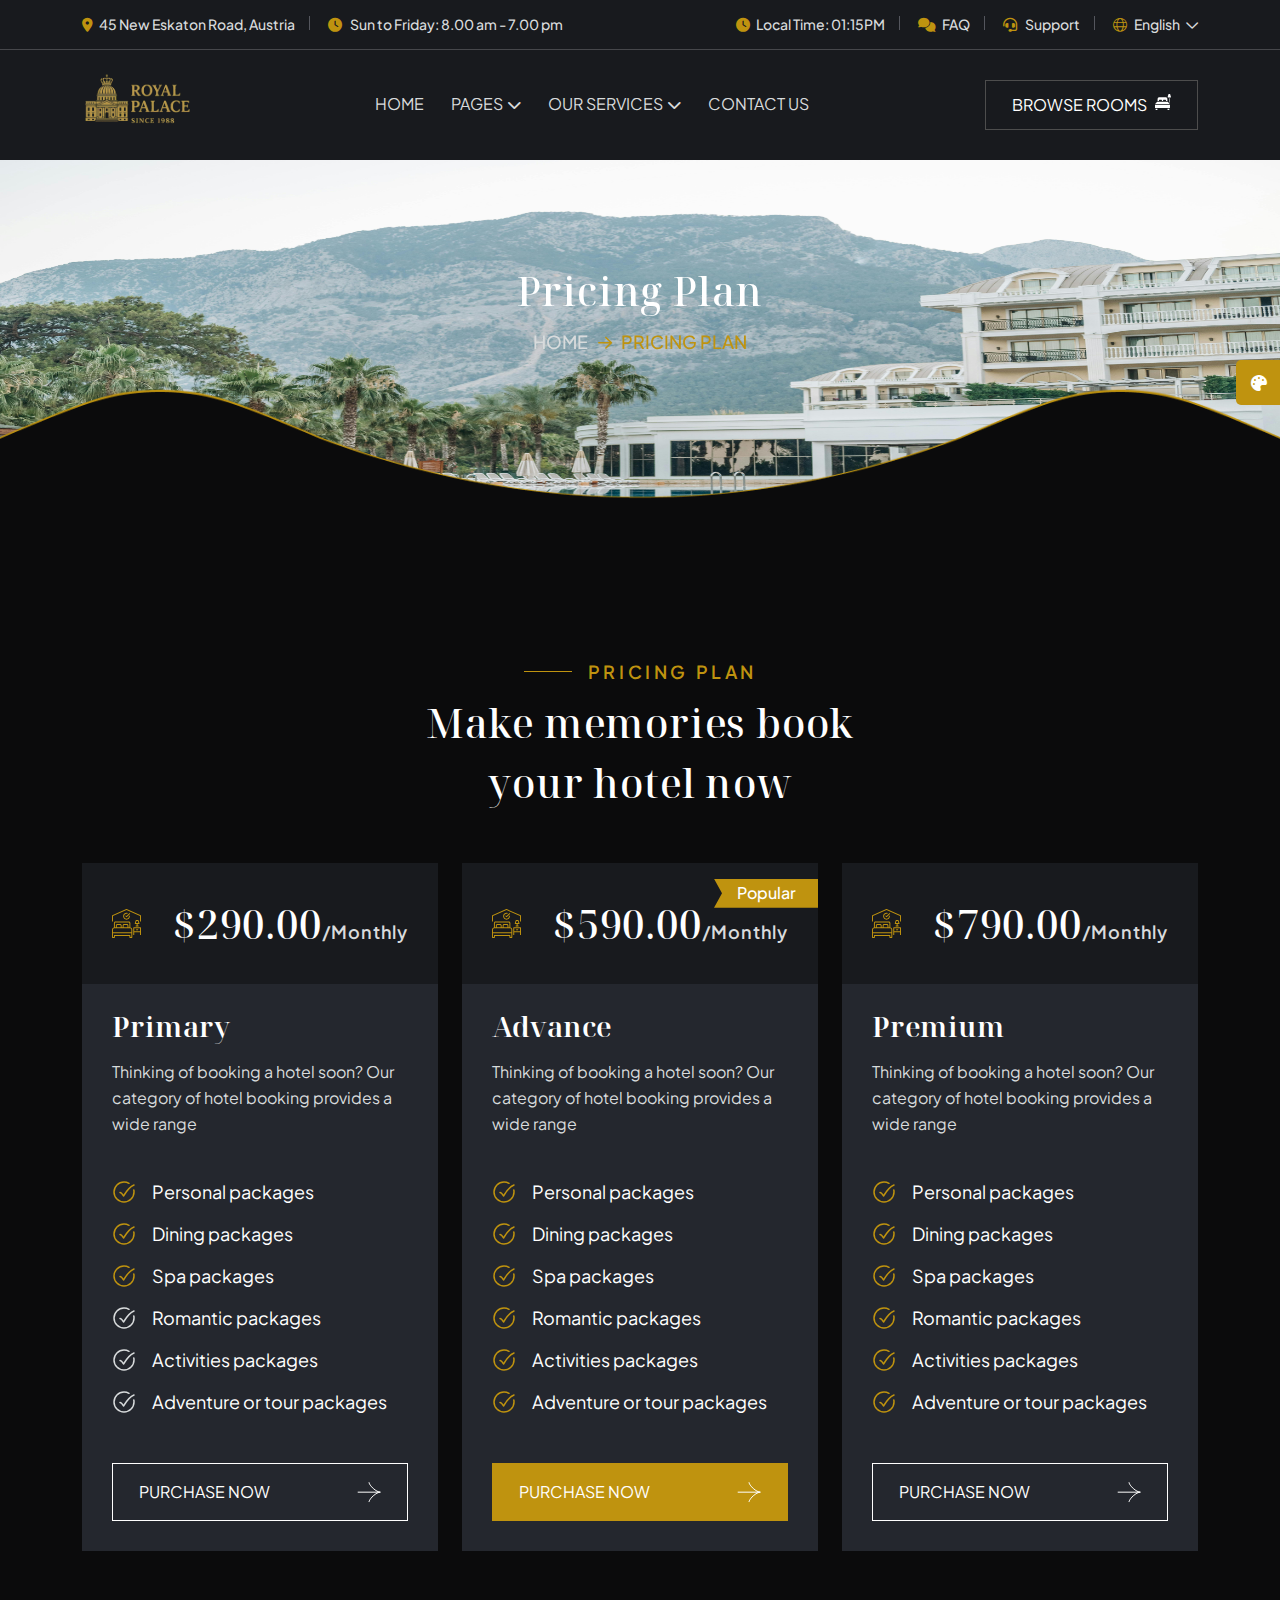
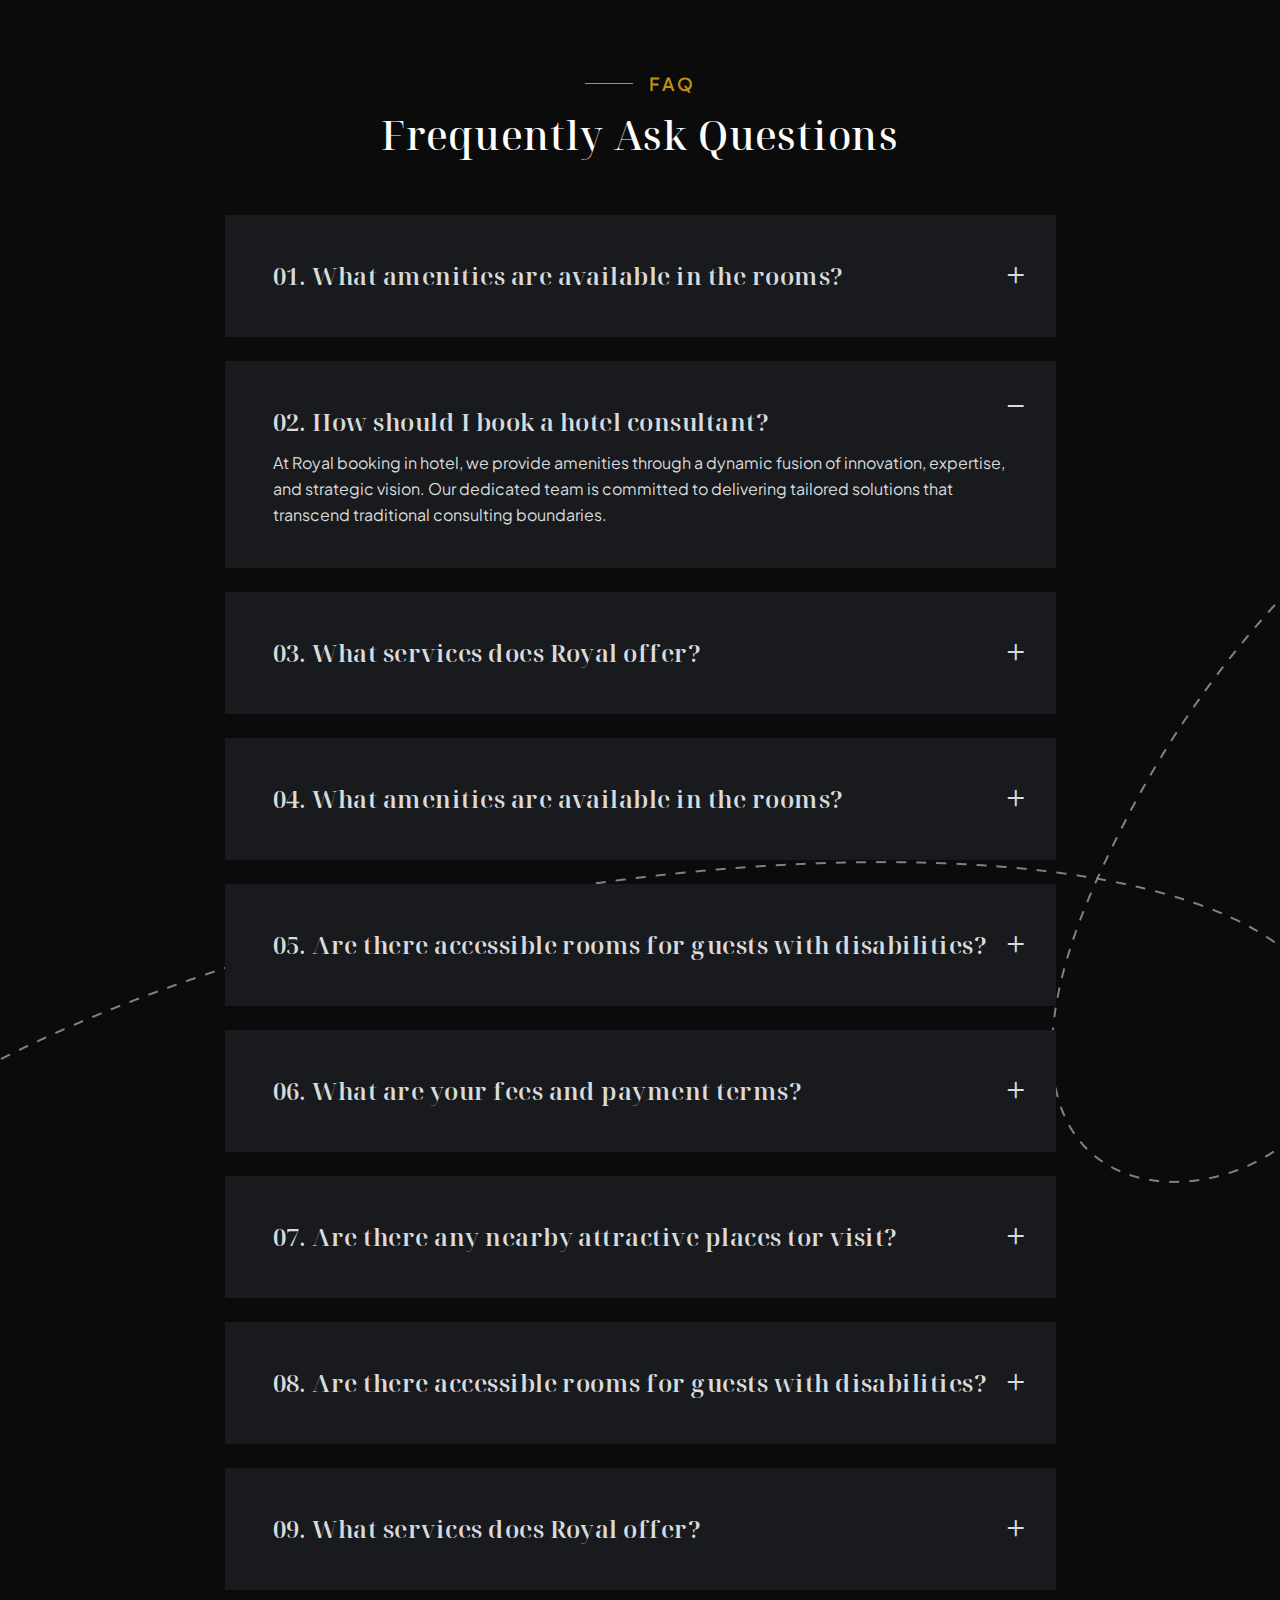
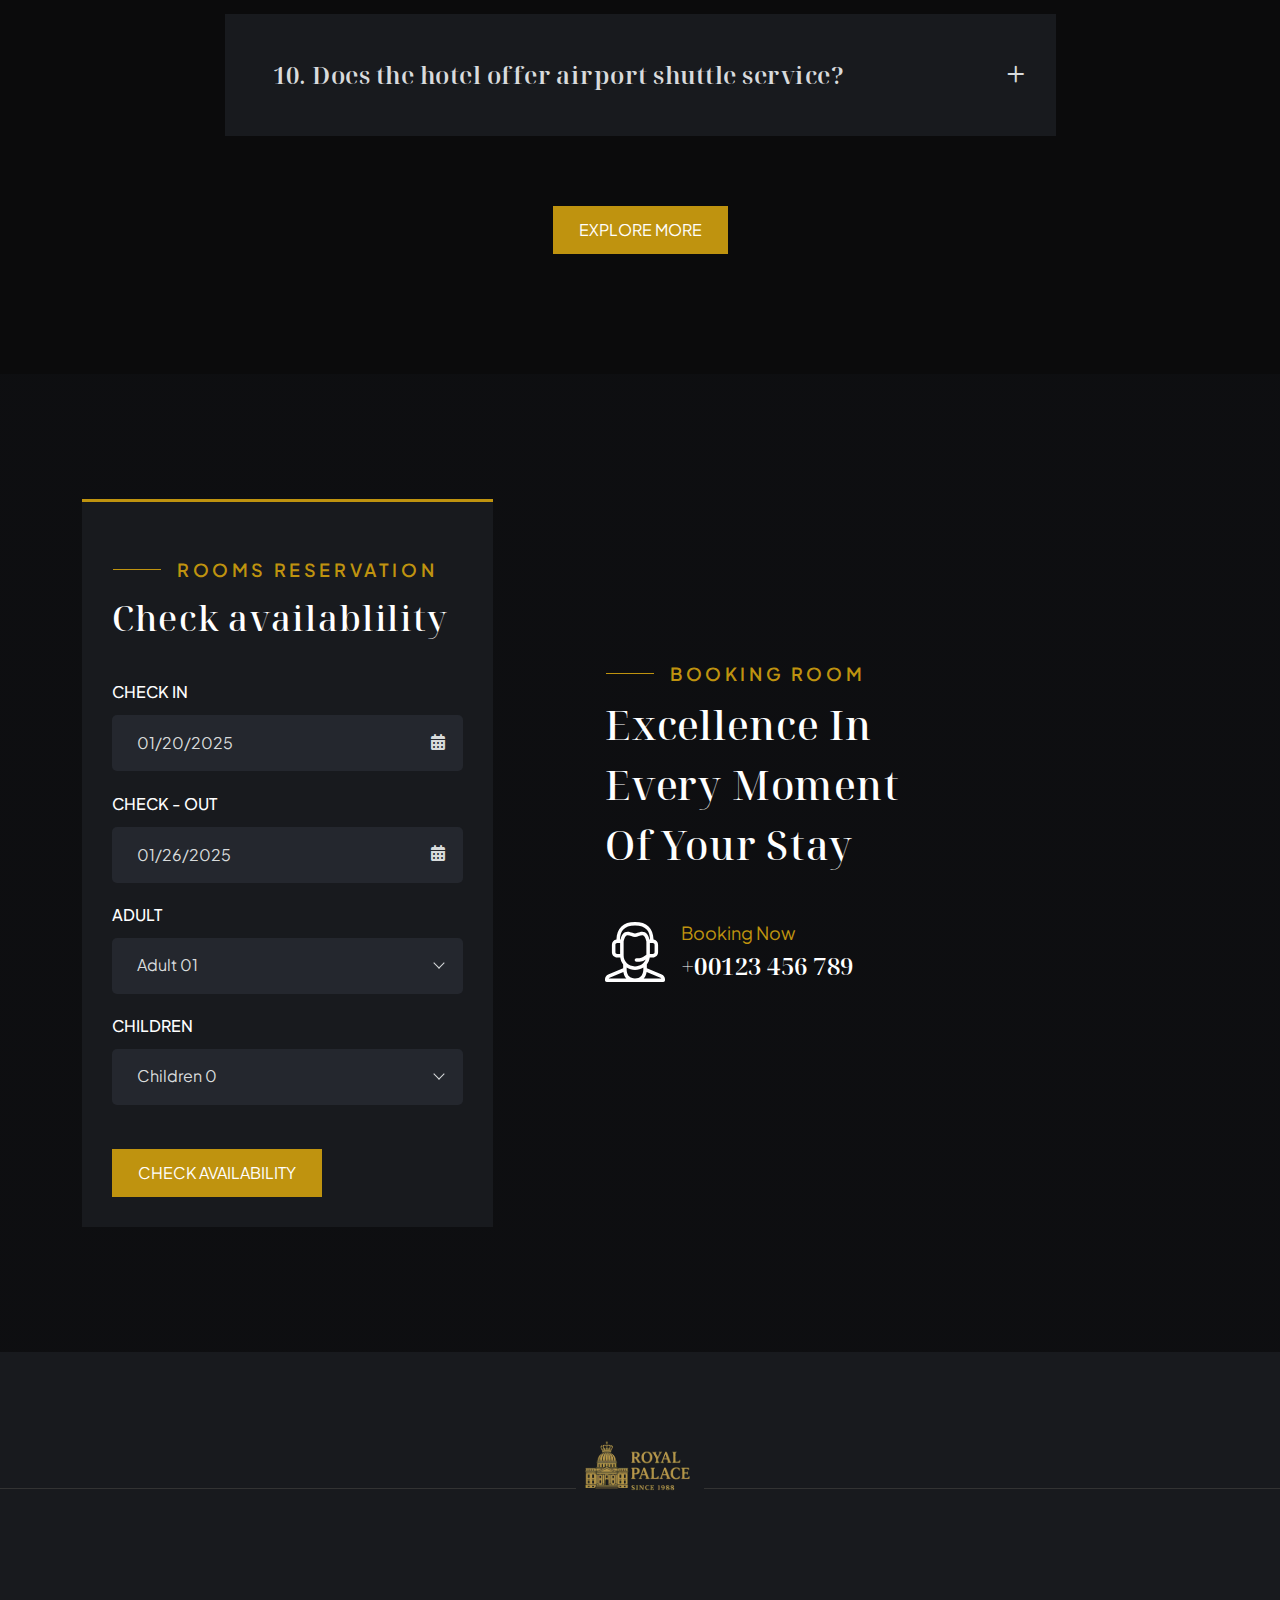
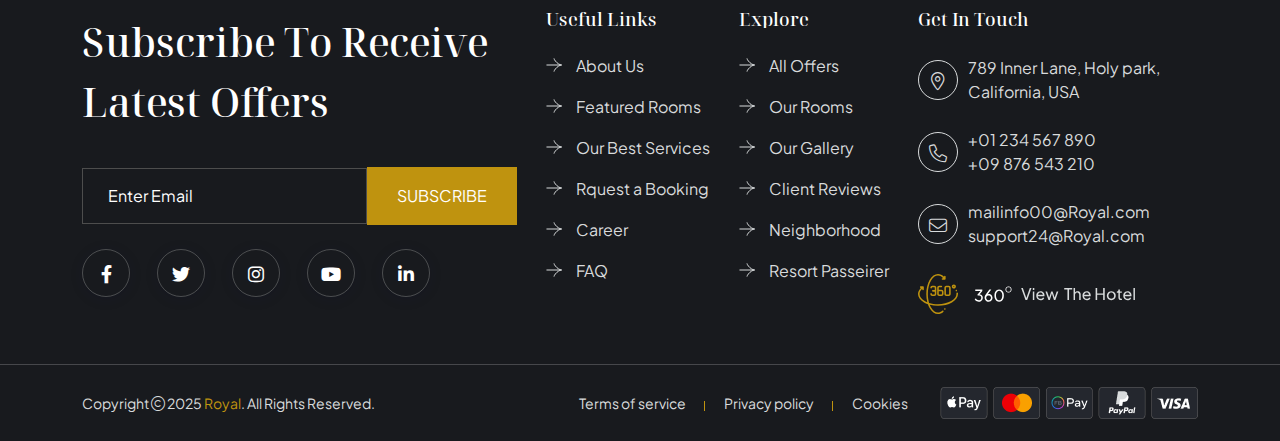
<file: pricing.html>
<!doctype html>
<html class="no-js" lang="zxx">

<head>
    <meta charset="utf-8">
    <meta http-equiv="x-ua-compatible" content="ie=edge">
    <title>Royal - Royal - Resort & Hotel Booking HTML Template - Pricing Plan</title>
    <meta name="author" content="Royal">
    <meta name="description" content="Royal - Royal - Resort & Hotel Booking HTML Template">
    <meta name="keywords" content="Royal - Royal - Resort & Hotel Booking HTML Template">
    <meta name="robots" content="INDEX,FOLLOW">

    <!-- Mobile Specific Metas -->
    <meta name="viewport" content="width=device-width, initial-scale=1, shrink-to-fit=no">

    <!-- Favicons - Place favicon.ico in the root directory -->
    <link rel="apple-touch-icon" sizes="57x57" href="assets/img/favicons/apple-icon-57x57.png">
    <link rel="apple-touch-icon" sizes="60x60" href="assets/img/favicons/apple-icon-60x60.png">
    <link rel="apple-touch-icon" sizes="72x72" href="assets/img/favicons/apple-icon-72x72.png">
    <link rel="apple-touch-icon" sizes="76x76" href="assets/img/favicons/apple-icon-76x76.png">
    <link rel="apple-touch-icon" sizes="114x114" href="assets/img/favicons/apple-icon-114x114.png">
    <link rel="apple-touch-icon" sizes="120x120" href="assets/img/favicons/apple-icon-120x120.png">
    <link rel="apple-touch-icon" sizes="144x144" href="assets/img/favicons/apple-icon-144x144.png">
    <link rel="apple-touch-icon" sizes="152x152" href="assets/img/favicons/apple-icon-152x152.png">
    <link rel="apple-touch-icon" sizes="180x180" href="assets/img/favicons/apple-icon-180x180.png">
    <link rel="icon" type="image/png" sizes="192x192" href="assets/img/favicons/android-icon-192x192.png">
    <link rel="icon" type="image/png" sizes="32x32" href="assets/img/favicons/favicon-32x32.png">
    <link rel="icon" type="image/png" sizes="96x96" href="assets/img/favicons/favicon-96x96.png">
    <link rel="icon" type="image/png" sizes="16x16" href="assets/img/favicons/favicon-16x16.png">
    <link rel="manifest" href="assets/img/favicons/manifest.json">
    <meta name="msapplication-TileColor" content="#ffffff">
    <meta name="msapplication-TileImage" content="assets/img/favicons/ms-icon-144x144.png">
    <meta name="theme-color" content="#ffffff">

    <!--==============================
	  Google Fonts
	============================== -->
    <link rel="preconnect" href="https://fonts.googleapis.com">
    <link rel="preconnect" href="https://fonts.gstatic.com" crossorigin>
    <link href="https://fonts.googleapis.com/css2?family=Noto+Serif+Display:ital,wght@0,100..900;1,100..900&family=Plus+Jakarta+Sans:ital,wght@0,200..800;1,200..800&display=swap" rel="stylesheet">

    <!--==============================
	    All CSS File
	============================== -->
    <!-- Bootstrap -->
    <link rel="stylesheet" href="assets/css/bootstrap.min.css">
    <!-- Fontawesome Icon -->
    <link rel="stylesheet" href="assets/css/fontawesome.min.css">
    <!-- Magnific Popup -->
    <link rel="stylesheet" href="assets/css/magnific-popup.min.css">
    <!-- Swiper Js -->
    <link rel="stylesheet" href="assets/css/swiper-bundle.min.css">
    <!-- Theme Custom CSS -->
    <link rel="stylesheet" href="assets/css/style.css">

</head>

<body>

    <!--[if lte IE 9]>
    	<p class="browserupgrade">You are using an <strong>outdated</strong> browser. Please <a href="https://browsehappy.com/">upgrade your browser</a> to improve your experience and security.</p>
  	<![endif]-->


    <!--********************************
   		Code Start From Here 
	******************************** -->

    <!-- slider drag cursor -->
    <div class="slider-drag-cursor"><i class="fal fa-arrows-up-down-left-right"></i></div>

    <!--==============================
     Preloader
  ==============================-->
    <div class="preloader ">
        <button class="th-btn preloaderCls">Cancel Preloader </button>
        <div id="preloader" class="preloader-inner">
            <img src="assets/img/logo.svg" alt="img">
            <div class="txt-loading">
                <span data-text-preloader="R" class="letters-loading">
                    R </span>
                <span data-text-preloader="O" class="letters-loading">
                    O </span>
                <span data-text-preloader="T" class="letters-loading">
                    T </span>
                <span data-text-preloader="A" class="letters-loading">
                    A </span>
                <span data-text-preloader="L" class="letters-loading">
                    L
                </span>
            </div>
        </div>
    </div>
    <div class="color-scheme">
        <button class="switchIcon"><i class="fa-solid fa-palette"></i></button>
        <h4 class="color-scheme-title"><i class="far fa-palette"></i> Color Switcher</h4>
        <p class="color-scheme-text">Check template with your color</p>
        <div class="color-switch-btns">
            <button data-color="#2A07F9"><i class="fa-solid fa-droplet"></i></button>
            <button data-color="#068FFF"><i class="fa-solid fa-droplet"></i></button>
            <button data-color="#044DBC"><i class="fa-solid fa-droplet"></i></button>
            <button data-color="#FFAF00"><i class="fa-solid fa-droplet"></i></button>
            <button data-color="#F80000"><i class="fa-solid fa-droplet"></i></button>
            <button data-color="#231E7A"><i class="fa-solid fa-droplet"></i></button>
        </div>
        <p class="color-scheme-text">Or custom color..</p>
        <input type="color" id="thcolorpicker" value="#2A07F9">
    </div><!--==============================
	Header Area
==============================-->
    <header class="th-header header-layout1 ">
        <div class="header-top">
            <div class="container">
                <div class="row justify-content-center justify-content-lg-between align-items-center gy-2">
                    <div class="col-auto">
                        <div class="header-links">
                            <ul>
                                <li><i class="fas fa-location-dot"></i>45 New Eskaton Road, Austria</li>
                                <li><i class="fas fa-clock"></i> Sun to Friday: 8.00 am - 7.00 pm</li>
                            </ul>
                        </div>
                    </div>
                    <div class="col-auto">
                        <div class="header-links">
                            <ul>
                                <li class="d-none d-md-inline-block"><i class="fa-sharp fa-solid fa-clock"></i>Local Time:
                                    01:15PM</li>
                                <li class="d-none d-md-inline-block"><i class="fa-sharp fa-solid fa-comments"></i><a href="faq.html">FAQ</a></li>
                                <li><i class="fas fa-headset"></i> <a href="contact.html">Support</a></li>
                                <li>
                                    <div class="dropdown-link">
                                        <a class="dropdown-toggle" href="#" role="button" id="dropdownMenuLink1" data-bs-toggle="dropdown" aria-expanded="false"><i class="fa-light fa-globe"></i> English</a>
                                        <ul class="dropdown-menu" aria-labelledby="dropdownMenuLink1">
                                            <li>
                                                <a href="#">German</a>
                                                <a href="#">French</a>
                                                <a href="#">Italian</a>
                                                <a href="#">Latvian</a>
                                                <a href="#">Spanish</a>
                                                <a href="#">Greek</a>
                                            </li>
                                        </ul>
                                    </div>
                                </li>
                            </ul>
                        </div>
                    </div>
                </div>
            </div>
        </div>
        <div class="sticky-wrapper">
            <!-- Main Menu Area -->
            <div class="container">
                <div class="menu-area">
                    <div class="row align-items-center justify-content-between">
                        <div class="col-auto">
                            <div class="header-logo">
                                <a href="index.html"><img src="assets/img/logo.svg" alt="Royal"></a>
                            </div>
                        </div>
                        <div class="col-auto">
                            <nav class="main-menu d-none d-lg-inline-block">
                                <ul>
                                    <li class="menu-item-has-children menu-item-has-children1">
                                        <a href="index.html">Home</a>
                                        
                                    </li>
                                    <li class="menu-item-has-children">
                                        <a href="#">Pages</a>
                                        <ul class="sub-menu">
                                            <li class="menu-item-has-children">
                                                <a href="room.html">Rooms Suites</a>
                                            </li>
                                            <li><a href="about.html">About Us</a></li>
                                            <li><a href="team.html">Team</a></li>
                                            <li><a href="team-details.html">Team Details</a></li>
                                            <li><a href="package.html">Packages</a></li>
                                            <li><a href="equipment.html">Equipments</a></li>
                                            <li><a href="review.html">Reviews</a></li>
                                            <li><a href="pricing.html">Price Plan</a></li>
                                            <li><a href="testimonial.html">Testimonials</a></li>
                                            <li><a href="faq.html">Faq Page</a></li>
                                            <li><a href="error.html">Error Page</a></li>
                                        </ul>
                                    </li>
                                    <li class="menu-item-has-children">
                                        <a href="#">Our Services</a>
                                        <ul class="sub-menu">
                                            <li><a href="service.html">Our Services</a></li>
                                            <li><a href="service-details.html">Service Details</a></li>
                                        </ul>
                                    </li>
                                    <li><a href="contact.html">Contact Us</a></li>
                                </ul>
                            </nav>
                            <button type="button" class="th-menu-toggle d-block d-lg-none"><i class="far fa-bars"></i></button>
                        </div>
                        <div class="col-auto d-none d-xl-block">
                            <a href="room.html" class="th-btn style2">BROWSE ROOMS <img src="assets/img/icon/bed.svg" alt=""></a>
                        </div>
                    </div>
                </div>
            </div>
        </div>
    </header><!--==============================
    Breadcumb
============================== -->
    <div class="breadcumb-banner">
        <div class="breadcumb-wrapper " data-bg-src="assets/img/hero/hero_bg_2_1.jpg">
            <div class="container">
                <div class="breadcumb-content">
                    <h1 class="breadcumb-title">Pricing Plan</h1>
                    <ul class="breadcumb-menu">
                        <li><a href="index.html">Home</a></li>
                        <li>Pricing Plan</li>
                    </ul>
                </div>
            </div>
        </div>
    </div>
    <!--==============================
Price Area  
==============================-->
    <section class="space">
        <div class="container">
            <div class="row justify-content-center">
                <div class="col-xl-5">
                    <div class="title-area text-center">
                        <span class="sub-title2 style1">PRICING PLAN</span>
                        <h2 class="sec-title text-white">Make memories book<span> your hotel now</span></h2>
                    </div>
                </div>
            </div>
            <div class="row gy-4 justify-content-center">

                <div class="col-xl-4 col-md-6">
                    <div class="price-card ">
                        <div class="header-price">
                            <div class="box-icon">
                                <img src="assets/img/icon/price-icon.svg" alt="shape">
                            </div>
                            <p class="box-price">$290.00<span class="duration">/Monthly</span></p>
                        </div>
                        <div class="box-content">
                            <h3 class="box-title">Primary</h3>
                            <p class="box-text">Thinking of booking a hotel soon? Our category of hotel booking provides a wide range
                            </p>
                            <div class="checklist">
                                <ul>
                                    <li>Personal packages</li>
                                    <li>Dining packages</li>
                                    <li>Spa packages</li>
                                    <li class="unavailable">Romantic packages</li>
                                    <li class="unavailable">Activities packages</li>
                                    <li class="unavailable">Adventure or tour packages</li>
                                </ul>
                            </div>
                            <div class="box-footer">
                                <a href="pricing.html" class="th-btn btn-fw style3 th-icon">PURCHASE NOW</a>
                            </div>
                        </div>
                    </div>
                </div>

                <div class="col-xl-4 col-md-6">
                    <div class="price-card item-active">
                        <div class="header-price">
                            <div class="box-icon">
                                <img src="assets/img/icon/price-icon.svg" alt="shape">
                            </div>
                            <p class="box-price">$590.00<span class="duration">/Monthly</span></p>
                            <span class="tag">Popular</span>
                        </div>
                        <div class="box-content">
                            <h3 class="box-title">Advance</h3>
                            <p class="box-text">Thinking of booking a hotel soon? Our category of hotel booking provides a wide range
                            </p>
                            <div class="checklist">
                                <ul>
                                    <li>Personal packages</li>
                                    <li>Dining packages</li>
                                    <li>Spa packages</li>
                                    <li>Romantic packages</li>
                                    <li>Activities packages</li>
                                    <li>Adventure or tour packages</li>
                                </ul>
                            </div>
                            <div class="box-footer">
                                <a href="pricing.html" class="th-btn btn-fw style3 th-icon">PURCHASE NOW</a>
                            </div>
                        </div>
                    </div>
                </div>

                <div class="col-xl-4 col-md-6">
                    <div class="price-card ">
                        <div class="header-price">
                            <div class="box-icon">
                                <img src="assets/img/icon/price-icon.svg" alt="shape">
                            </div>
                            <p class="box-price">$790.00<span class="duration">/Monthly</span></p>
                        </div>
                        <div class="box-content">
                            <h3 class="box-title">Premium</h3>
                            <p class="box-text">Thinking of booking a hotel soon? Our category of hotel booking provides a wide range
                            </p>
                            <div class="checklist">
                                <ul>
                                    <li>Personal packages</li>
                                    <li>Dining packages</li>
                                    <li>Spa packages</li>
                                    <li>Romantic packages</li>
                                    <li>Activities packages</li>
                                    <li>Adventure or tour packages</li>
                                </ul>
                            </div>
                            <div class="box-footer">
                                <a href="pricing.html" class="th-btn btn-fw style3 th-icon">PURCHASE NOW</a>
                            </div>
                        </div>
                    </div>
                </div>
            </div>
        </div>
    </section> <!--==============================
Faq Area
==============================-->
    <div class="space-bottom bg-top-center" data-bg-src="assets/img/bg/faq-shape-1.png">
        <div class="container">
            <div class="title-area text-center">
                <span class="sub-title2 style1">FAQ</span>
                <h2 class="sec-title">Frequently Ask Questions</h2>
            </div>
            <div class="row gy-4 justify-content-center">
                <div class="col-xl-9">
                    <div class="faq-accordion">
                        <div class="accordion" id="faqAccordion">


                            <div class="accordion-card">
                                <div class="accordion-header" id="collapse-item-1">
                                    <button class="accordion-button collapsed" type="button" data-bs-toggle="collapse" data-bs-target="#collapse-1" aria-expanded="false" aria-controls="collapse-1">01. What amenities are available in the rooms?</button>
                                </div>
                                <div id="collapse-1" class="accordion-collapse collapse " aria-labelledby="collapse-item-1" data-bs-parent="#faqAccordion">
                                    <div class="accordion-body">
                                        <p class="faq-text">At Royal booking in hotel, we provide amenities through a
                                            dynamic fusion of innovation, expertise, and strategic vision. Our dedicated
                                            team is committed to delivering tailored solutions that transcend traditional
                                            consulting boundaries.</p>
                                    </div>
                                </div>
                            </div>


                            <div class="accordion-card">
                                <div class="accordion-header" id="collapse-item-2">
                                    <button class="accordion-button " type="button" data-bs-toggle="collapse" data-bs-target="#collapse-2" aria-expanded="true" aria-controls="collapse-2">02. How should I book a hotel consultant?</button>
                                </div>
                                <div id="collapse-2" class="accordion-collapse collapse show" aria-labelledby="collapse-item-2" data-bs-parent="#faqAccordion">
                                    <div class="accordion-body">
                                        <p class="faq-text">At Royal booking in hotel, we provide amenities through a
                                            dynamic fusion of innovation, expertise, and strategic vision. Our dedicated
                                            team is committed to delivering tailored solutions that transcend traditional
                                            consulting boundaries.</p>
                                    </div>
                                </div>
                            </div>


                            <div class="accordion-card">
                                <div class="accordion-header" id="collapse-item-3">
                                    <button class="accordion-button collapsed" type="button" data-bs-toggle="collapse" data-bs-target="#collapse-3" aria-expanded="false" aria-controls="collapse-3">03. What services does Royal offer?</button>
                                </div>
                                <div id="collapse-3" class="accordion-collapse collapse " aria-labelledby="collapse-item-3" data-bs-parent="#faqAccordion">
                                    <div class="accordion-body">
                                        <p class="faq-text">At Royal booking in hotel, we provide amenities through a
                                            dynamic fusion of innovation, expertise, and strategic vision. Our dedicated
                                            team is committed to delivering tailored solutions that transcend traditional
                                            consulting boundaries.</p>
                                    </div>
                                </div>
                            </div>


                            <div class="accordion-card">
                                <div class="accordion-header" id="collapse-item-4">
                                    <button class="accordion-button collapsed" type="button" data-bs-toggle="collapse" data-bs-target="#collapse-4" aria-expanded="false" aria-controls="collapse-4">04. What amenities are available in the rooms?</button>
                                </div>
                                <div id="collapse-4" class="accordion-collapse collapse " aria-labelledby="collapse-item-4" data-bs-parent="#faqAccordion">
                                    <div class="accordion-body">
                                        <p class="faq-text">At Royal booking in hotel, we provide amenities through a
                                            dynamic fusion of innovation, expertise, and strategic vision. Our dedicated
                                            team is committed to delivering tailored solutions that transcend traditional
                                            consulting boundaries.</p>
                                    </div>
                                </div>
                            </div>


                            <div class="accordion-card">
                                <div class="accordion-header" id="collapse-item-5">
                                    <button class="accordion-button collapsed" type="button" data-bs-toggle="collapse" data-bs-target="#collapse-5" aria-expanded="false" aria-controls="collapse-5">05. Are there accessible rooms for guests with disabilities?</button>
                                </div>
                                <div id="collapse-5" class="accordion-collapse collapse " aria-labelledby="collapse-item-5" data-bs-parent="#faqAccordion">
                                    <div class="accordion-body">
                                        <p class="faq-text">At Royal booking in hotel, we provide amenities through a
                                            dynamic fusion of innovation, expertise, and strategic vision. Our dedicated
                                            team is committed to delivering tailored solutions that transcend traditional
                                            consulting boundaries.</p>
                                    </div>
                                </div>
                            </div>


                            <div class="accordion-card">
                                <div class="accordion-header" id="collapse-item-6">
                                    <button class="accordion-button collapsed" type="button" data-bs-toggle="collapse" data-bs-target="#collapse-6" aria-expanded="false" aria-controls="collapse-6">06. What are your fees and payment terms?</button>
                                </div>
                                <div id="collapse-6" class="accordion-collapse collapse " aria-labelledby="collapse-item-6" data-bs-parent="#faqAccordion">
                                    <div class="accordion-body">
                                        <p class="faq-text">At Royal booking in hotel, we provide amenities through a
                                            dynamic fusion of innovation, expertise, and strategic vision. Our dedicated
                                            team is committed to delivering tailored solutions that transcend traditional
                                            consulting boundaries.</p>
                                    </div>
                                </div>
                            </div>


                            <div class="accordion-card">
                                <div class="accordion-header" id="collapse-item-7">
                                    <button class="accordion-button collapsed" type="button" data-bs-toggle="collapse" data-bs-target="#collapse-7" aria-expanded="false" aria-controls="collapse-7">07. Are there any nearby attractive places tor visit?</button>
                                </div>
                                <div id="collapse-7" class="accordion-collapse collapse " aria-labelledby="collapse-item-7" data-bs-parent="#faqAccordion">
                                    <div class="accordion-body">
                                        <p class="faq-text">At Royal booking in hotel, we provide amenities through a
                                            dynamic fusion of innovation, expertise, and strategic vision. Our dedicated
                                            team is committed to delivering tailored solutions that transcend traditional
                                            consulting boundaries.</p>
                                    </div>
                                </div>
                            </div>


                            <div class="accordion-card">
                                <div class="accordion-header" id="collapse-item-8">
                                    <button class="accordion-button collapsed" type="button" data-bs-toggle="collapse" data-bs-target="#collapse-8" aria-expanded="false" aria-controls="collapse-8">08. Are there accessible rooms for guests with disabilities?</button>
                                </div>
                                <div id="collapse-8" class="accordion-collapse collapse " aria-labelledby="collapse-item-8" data-bs-parent="#faqAccordion">
                                    <div class="accordion-body">
                                        <p class="faq-text">At Royal booking in hotel, we provide amenities through a
                                            dynamic fusion of innovation, expertise, and strategic vision. Our dedicated
                                            team is committed to delivering tailored solutions that transcend traditional
                                            consulting boundaries.</p>
                                    </div>
                                </div>
                            </div>


                            <div class="accordion-card">
                                <div class="accordion-header" id="collapse-item-9">
                                    <button class="accordion-button collapsed" type="button" data-bs-toggle="collapse" data-bs-target="#collapse-9" aria-expanded="false" aria-controls="collapse-9">09. What services does Royal offer?</button>
                                </div>
                                <div id="collapse-9" class="accordion-collapse collapse " aria-labelledby="collapse-item-9" data-bs-parent="#faqAccordion">
                                    <div class="accordion-body">
                                        <p class="faq-text">At Royal booking in hotel, we provide amenities through a
                                            dynamic fusion of innovation, expertise, and strategic vision. Our dedicated
                                            team is committed to delivering tailored solutions that transcend traditional
                                            consulting boundaries.</p>
                                    </div>
                                </div>
                            </div>


                            <div class="accordion-card">
                                <div class="accordion-header" id="collapse-item-10">
                                    <button class="accordion-button collapsed" type="button" data-bs-toggle="collapse" data-bs-target="#collapse-10" aria-expanded="false" aria-controls="collapse-10">10. Does the hotel offer airport shuttle service?</button>
                                </div>
                                <div id="collapse-10" class="accordion-collapse collapse " aria-labelledby="collapse-item-10" data-bs-parent="#faqAccordion">
                                    <div class="accordion-body">
                                        <p class="faq-text">At Royal booking in hotel, we provide amenities through a
                                            dynamic fusion of innovation, expertise, and strategic vision. Our dedicated
                                            team is committed to delivering tailored solutions that transcend traditional
                                            consulting boundaries.</p>
                                    </div>
                                </div>
                            </div>
                        </div>
                    </div>
                    <div class="faq-btn"><a class="th-btn" href="faq.html">EXPLORE MORE</a></div>
                </div>
            </div>
        </div>
    </div><!--==============================
Booking Area  
==============================-->
    <div class="booking-area2 position-relative bg-fixed overflow-hidden" data-bg-src="assets/img/hero/hero_bg_2_3.jpg">
        <div class="container">
            <div class="row gy-4 align-items-center">
                <div class="col-xl-5">
                    <div class="me-xl-4 pe-xl-3 space">
                        <form action="mail.php" method="POST" class="booking-form2 style3 ajax-contact">
                            <div class="hero-wrap">
                                <div class="title-area mb-40">
                                    <span class="sub-title2 style1 mb-15">ROOMS RESERVATION</span>
                                    <h2 class="sec-title text-white">Check availablility</h2>
                                </div>
                                <div class="row gx-24 align-items-center justify-content-between">
                                    <div class="form-group col-12">
                                        <div class="form-item">
                                            <label>Check In</label>
                                            <input type="date" class="form-control" name="date" id="date" value="2025-01-20">
                                            <i class="fa-solid fa-calendar-days"></i>
                                        </div>
                                    </div>
                                    <div class="form-group col-12">
                                        <div class="form-item">
                                            <label>CHECK - OUT</label>
                                            <input type="date" class="form-control" name="date" id="date2" value="2025-01-26">
                                            <i class="fa-solid fa-calendar-days"></i>
                                        </div>
                                    </div>
                                    <div class="col-12 form-group">
                                        <div class="form-item">
                                            <label>ADULT</label>
                                            <select name="subject" id="subject" class="form-select nice-select">
                                                <option value="Adults" selected disabled>Adult 01</option>
                                                <option value="2 Room">Adult 02</option>
                                                <option value="3 Room">Adult 03</option>
                                            </select>
                                        </div>
                                    </div>
                                    <div class="col-12 form-group">
                                        <div class="form-item">
                                            <label>Children</label>
                                            <select name="subject" id="subject2" class="form-select nice-select">
                                                <option value="0" selected disabled>Children 0</option>
                                                <option value="1">Children 1</option>
                                                <option value="2">Children 2</option>
                                            </select>
                                        </div>
                                    </div>
                                    <div class="btn-form">
                                        <button type="submit" class="th-btn style1">CHECK AVAILABILITY</button>
                                    </div>
                                </div>
                                <p class="form-messages mb-0 mt-3"></p>
                            </div>
                        </form>
                    </div>
                </div>
                <div class="col-xl-4">
                    <div class="ps-xl-5 space-extra2-bottom">
                        <div class="title-area mb-45 pe-xxl-5">
                            <span class="sub-title2 style1 ">BOOKING ROOM</span>
                            <h2 class="sec-title text-white ">Excellence In Every Moment Of Your Stay</h2>
                        </div>
                        <div class="call-info">
                            <div class="call-icon"><a href="tel:+00123456789"><img src="assets/img/icon/call-icon2.svg" alt=""></a></div>
                            <div class="media-body"><span class="call-label text-theme">Booking Now</span>
                                <p class="call-link"><a href="tel:+00123456789">+00123 456 789</a></p>
                            </div>
                        </div>
                    </div>
                </div>
            </div>
        </div>
    </div><!--==============================
	Footer Area
==============================-->
    <footer class="footer-wrapper footer-layout1">
        <div class="footer-logo">
            <img src="assets/img/logo.svg" alt="">
        </div>
        <div class="widget-area">
            <div class="container">
                <div class="row justify-content-between">
                    <div class="col-md-6 col-xl-auto">
                        <div class="widget newsletter-widget footer-widget">
                            <h3 class="newsletter-title h2">Subscribe to receive latest offers</h3>
                            <form class="newsletter-form">
                                <input class="form-control" type="email" placeholder="Enter Email" required="">
                                <button type="submit" class="th-btn style1">SUBSCRIBE</button>
                            </form>
                            <div class="th-social">
                                <a href="https://www.facebook.com/"><i class="fab fa-facebook-f"></i></a>
                                <a href="https://www.twitter.com/"><i class="fab fa-twitter"></i></a>
                                <a href="https://www.instagram.com/"><i class="fab fa-instagram"></i></a>
                                <a href="https://www.youtube.com/"><i class="fab fa-youtube"></i></a>
                                <a href="https://www.linkedin.com/"><i class="fab fa-linkedin-in"></i></a>
                            </div>
                        </div>
                    </div>
                    <div class="col-md-6 col-xl-auto">
                        <div class="widget widget_nav_menu footer-line footer-widget">
                            <h3 class="widget_title"> Useful Links</h3>
                            <div class="menu-all-pages-container">
                                <ul class="menu">
                                    <li><a href="about.html">About Us</a></li>
                                    <li><a href="room.html">Featured Rooms</a></li>
                                    <li><a href="service.html">Our Best Services</a></li>
                                    <li><a href="contact.html">Rquest a Booking</a></li>
                                    <li><a href="contact.html">Career</a></li>
                                    <li><a href="faq.html">FAQ</a></li>
                                </ul>
                            </div>
                        </div>
                    </div>
                    <div class="col-md-6 col-xl-auto">
                        <div class="widget widget_nav_menu footer-line footer-widget">
                            <h3 class="widget_title">Explore</h3>
                            <div class="menu-all-pages-container">
                                <ul class="menu">
                                    <li><a href="package.html">All Offers</a></li>
                                    <li><a href="room.html">Our Rooms</a></li>
                                    <li><a href="gallery.html">Our Gallery</a></li>
                                    <li><a href="review.html">Client Reviews</a></li>
                                    <li><a href="contact.html">Neighborhood</a></li>
                                    <li><a href="contact.html">Resort Passeirer</a></li>
                                </ul>
                            </div>
                        </div>
                    </div>
                    <div class="col-md-6 col-xl-auto">
                        <div class="widget footer-widget">
                            <h3 class="widget_title">Get In Touch</h3>
                            <div class="th-widget-contact">
                                <div class="info-box">
                                    <div class="box-icon">
                                        <i class="fal fa-location-dot"></i>
                                    </div>
                                    <p class="box-text">789 Inner Lane, Holy park, California, USA</p>
                                </div>
                                <div class="info-box">
                                    <div class="box-icon">
                                        <i class="fal fa-phone"></i>
                                    </div>
                                    <p class="box-text">
                                        <a href="tel:+01234567890" class="box-link">+01 234 567 890</a>
                                        <a href="tel:+09876543210" class="box-link">+09 876 543 210</a>
                                    </p>
                                </div>
                                <div class="info-box">
                                    <div class="box-icon">
                                        <i class="fal fa-envelope"></i>
                                    </div>
                                    <p class="box-text">
                                        <a href="mailto:mailinfo00@Royal.com" class="box-link">mailinfo00@Royal.com</a>
                                        <a href="mailto:support24@Royal.com" class="box-link">support24@Royal.com</a>
                                    </p>
                                </div>
                            </div>
                            <div class="degree-text mt-30"><a href="room-details.html"><img src="assets/img/icon/degree.svg" alt=""></a></div>
                        </div>
                    </div>
                </div>
            </div>
        </div>
        <div class="copyright-wrap">
            <div class="container">
                <div class="row gy-2 align-items-center">
                    <div class="col-lg-5">
                        <p class="copyright-text">Copyright <i class="fal fa-copyright"></i> 2025 <a href="index.html">Royal</a>. All Rights Reserved.</p>
                    </div>
                    <div class="col-lg-7 text-center text-md-end">
                        <div class="footer-links">
                            <ul>
                                <li><a href="about.html">Terms of service</a></li>
                                <li><a href="about.html">Privacy policy</a></li>
                                <li><a href="about.html">Cookies</a></li>
                            </ul>
                            <span class="footer-card">
                                <img src="assets/img/shape/cards.png" alt="">
                            </span>
                        </div>
                    </div>
                </div>
            </div>
        </div>
    </footer>

    <!--********************************
			Code End  Here 
	******************************** -->

    <!-- Scroll To Top -->
    <div class="scroll-top">
        <svg class="progress-circle svg-content" width="100%" height="100%" viewBox="-1 -1 102 102">
            <path d="M50,1 a49,49 0 0,1 0,98 a49,49 0 0,1 0,-98" style="transition: stroke-dashoffset 10ms linear 0s; stroke-dasharray: 307.919, 307.919; stroke-dashoffset: 307.919;">
            </path>
        </svg>
    </div>

    <!--==============================
    All Js File
============================== -->
    <!-- Jquery -->
    <script src="assets/js/vendor/jquery-3.7.1.min.js"></script>
    <!-- Swiper Js -->
    <script src="assets/js/swiper-bundle.min.js"></script>
    <!-- Bootstrap -->
    <script src="assets/js/bootstrap.min.js"></script>
    <!-- Magnific Popup -->
    <script src="assets/js/jquery.magnific-popup.min.js"></script>
    <!-- Counter Up -->
    <script src="assets/js/jquery.counterup.min.js"></script>
    <!-- Isotope Filter -->
    <script src="assets/js/imagesloaded.pkgd.min.js"></script>
    <script src="assets/js/isotope.pkgd.min.js"></script>

    <!-- Gsap Animation -->
    <script src="assets/js/gsap.min.js"></script>
    <!-- ScrollTrigger -->
    <script src="assets/js/ScrollTrigger.min.js"></script>
    <!-- SplitText -->
    <script src="assets/js/SplitText.min.js"></script>
    <!-- Lenis Js -->
    <script src="assets/js/lenis.min.js"></script>

    <!-- 360 degree Js start -->
    <script src="assets/js/360.min.js"></script>
    <script src="assets/js/panolens.min.js"></script>

    <!-- 360 degree Js end -->
    <!-- Main Js File -->
    <script src="assets/js/main.js"></script>
</body>

</html>
</file>
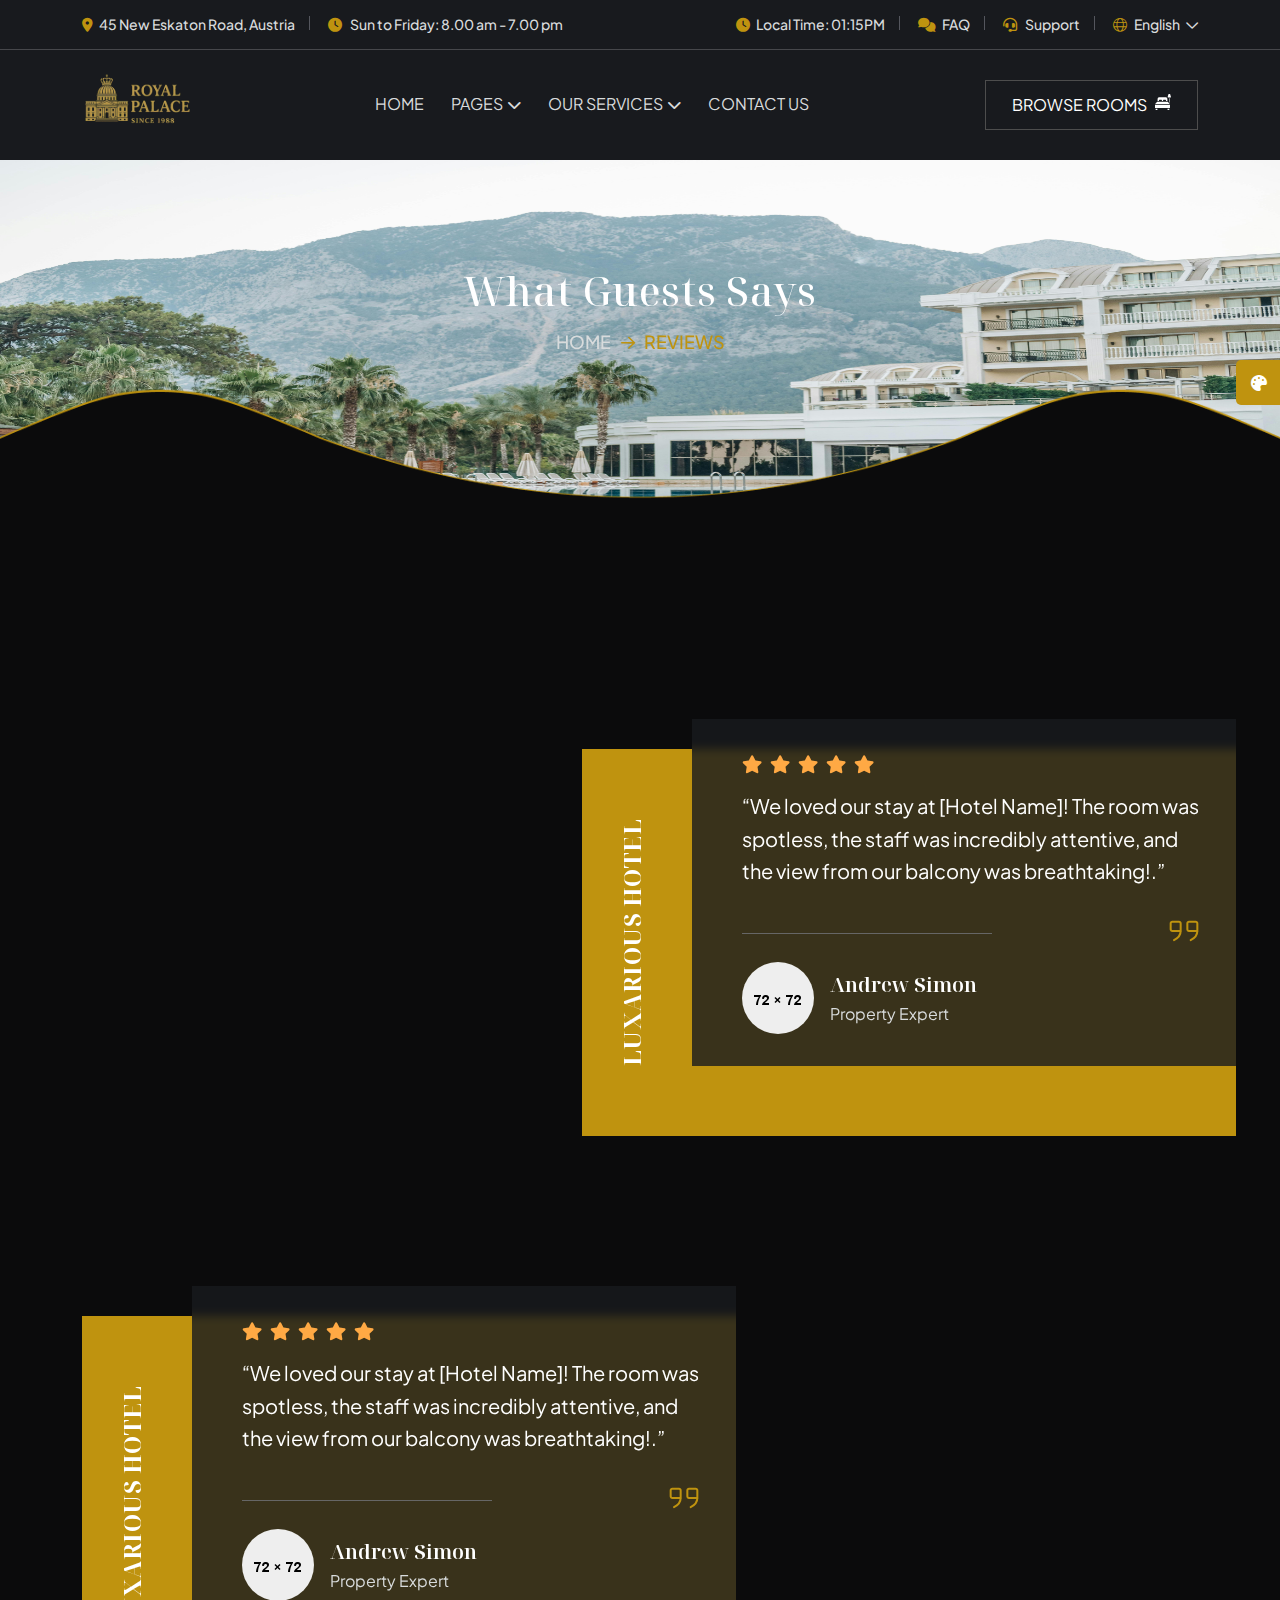
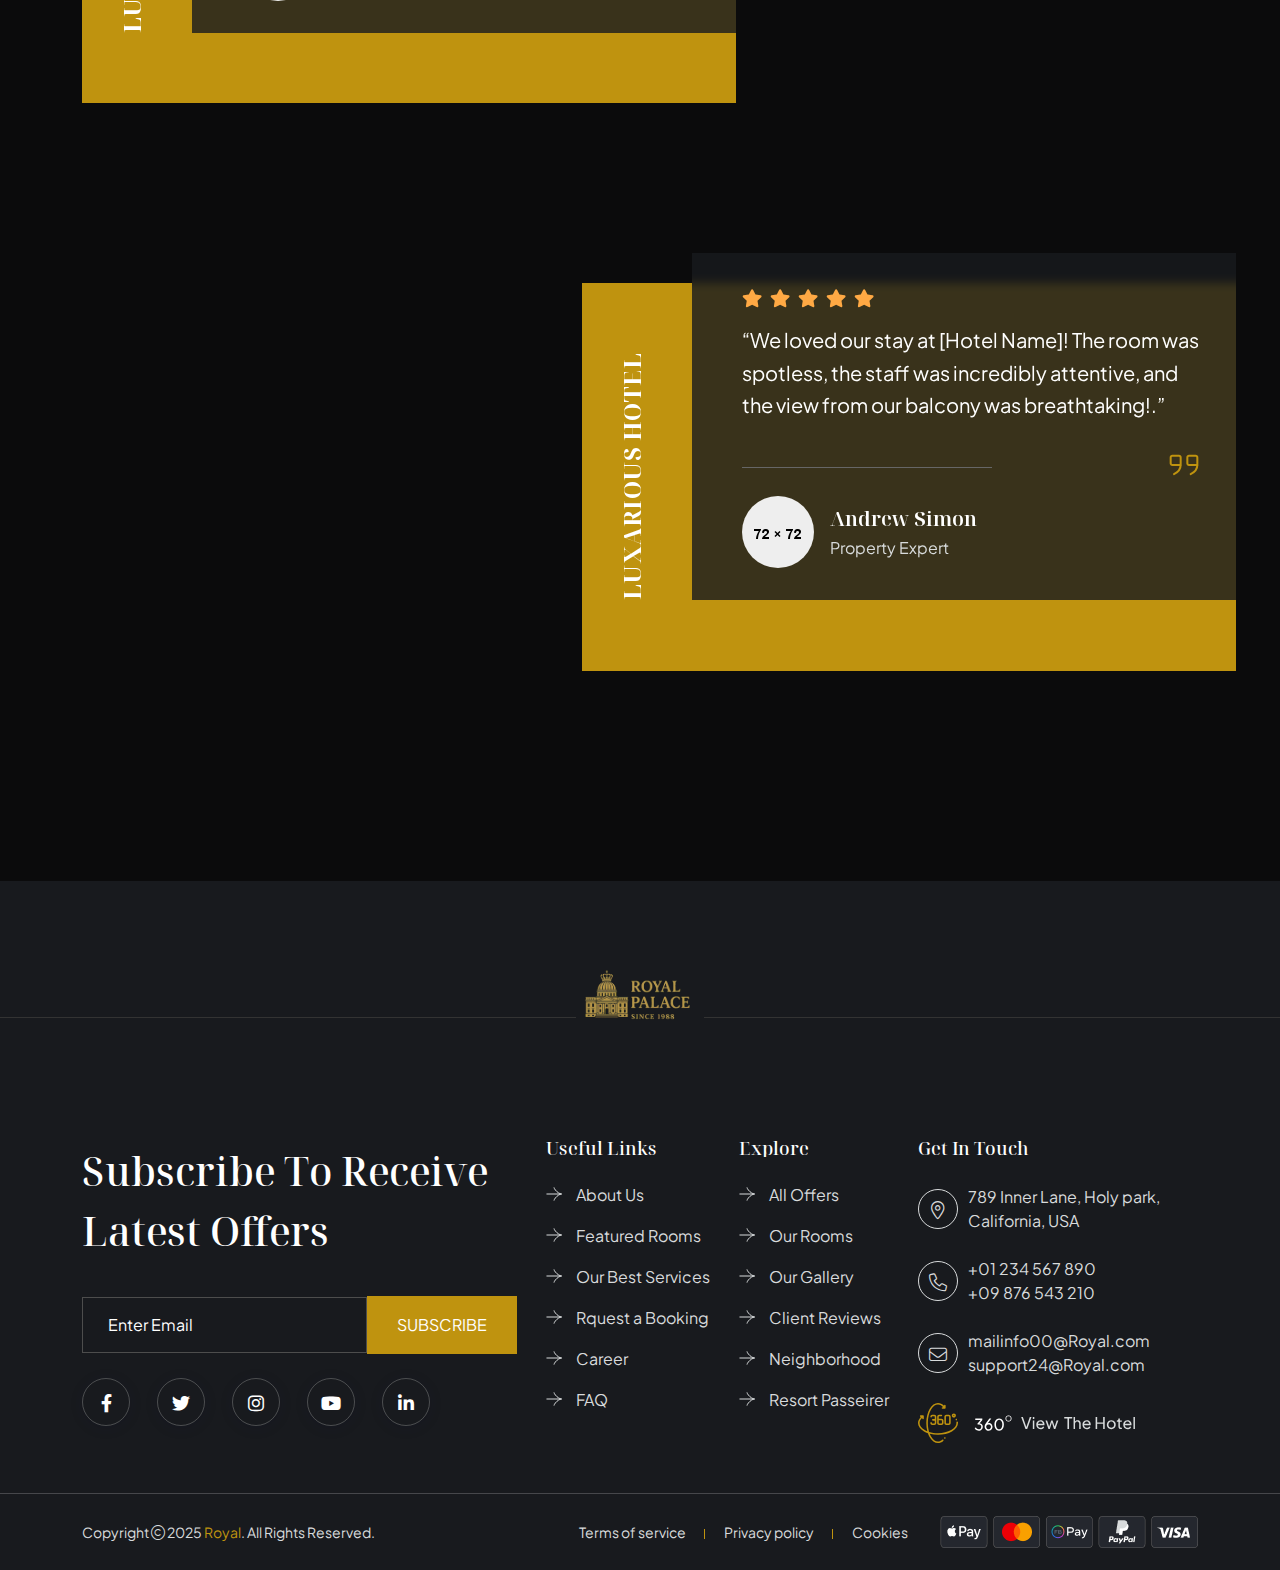
<file: review.html>
<!doctype html>
<html class="no-js" lang="zxx">

<head>
    <meta charset="utf-8">
    <meta http-equiv="x-ua-compatible" content="ie=edge">
    <title>Royal - Royal - Resort & Hotel Booking HTML Template - What guests says</title>
    <meta name="author" content="Royal">
    <meta name="description" content="Royal - Royal - Resort & Hotel Booking HTML Template">
    <meta name="keywords" content="Royal - Royal - Resort & Hotel Booking HTML Template">
    <meta name="robots" content="INDEX,FOLLOW">

    <!-- Mobile Specific Metas -->
    <meta name="viewport" content="width=device-width, initial-scale=1, shrink-to-fit=no">

    <!-- Favicons - Place favicon.ico in the root directory -->
    <link rel="apple-touch-icon" sizes="57x57" href="assets/img/favicons/apple-icon-57x57.png">
    <link rel="apple-touch-icon" sizes="60x60" href="assets/img/favicons/apple-icon-60x60.png">
    <link rel="apple-touch-icon" sizes="72x72" href="assets/img/favicons/apple-icon-72x72.png">
    <link rel="apple-touch-icon" sizes="76x76" href="assets/img/favicons/apple-icon-76x76.png">
    <link rel="apple-touch-icon" sizes="114x114" href="assets/img/favicons/apple-icon-114x114.png">
    <link rel="apple-touch-icon" sizes="120x120" href="assets/img/favicons/apple-icon-120x120.png">
    <link rel="apple-touch-icon" sizes="144x144" href="assets/img/favicons/apple-icon-144x144.png">
    <link rel="apple-touch-icon" sizes="152x152" href="assets/img/favicons/apple-icon-152x152.png">
    <link rel="apple-touch-icon" sizes="180x180" href="assets/img/favicons/apple-icon-180x180.png">
    <link rel="icon" type="image/png" sizes="192x192" href="assets/img/favicons/android-icon-192x192.png">
    <link rel="icon" type="image/png" sizes="32x32" href="assets/img/favicons/favicon-32x32.png">
    <link rel="icon" type="image/png" sizes="96x96" href="assets/img/favicons/favicon-96x96.png">
    <link rel="icon" type="image/png" sizes="16x16" href="assets/img/favicons/favicon-16x16.png">
    <link rel="manifest" href="assets/img/favicons/manifest.json">
    <meta name="msapplication-TileColor" content="#ffffff">
    <meta name="msapplication-TileImage" content="assets/img/favicons/ms-icon-144x144.png">
    <meta name="theme-color" content="#ffffff">

    <!--==============================
	  Google Fonts
	============================== -->
    <link rel="preconnect" href="https://fonts.googleapis.com">
    <link rel="preconnect" href="https://fonts.gstatic.com" crossorigin>
    <link href="https://fonts.googleapis.com/css2?family=Noto+Serif+Display:ital,wght@0,100..900;1,100..900&family=Plus+Jakarta+Sans:ital,wght@0,200..800;1,200..800&display=swap" rel="stylesheet">

    <!--==============================
	    All CSS File
	============================== -->
    <!-- Bootstrap -->
    <link rel="stylesheet" href="assets/css/bootstrap.min.css">
    <!-- Fontawesome Icon -->
    <link rel="stylesheet" href="assets/css/fontawesome.min.css">
    <!-- Magnific Popup -->
    <link rel="stylesheet" href="assets/css/magnific-popup.min.css">
    <!-- Swiper Js -->
    <link rel="stylesheet" href="assets/css/swiper-bundle.min.css">
    <!-- Theme Custom CSS -->
    <link rel="stylesheet" href="assets/css/style.css">

</head>

<body>

    <!--[if lte IE 9]>
    	<p class="browserupgrade">You are using an <strong>outdated</strong> browser. Please <a href="https://browsehappy.com/">upgrade your browser</a> to improve your experience and security.</p>
  	<![endif]-->


    <!--********************************
   		Code Start From Here 
	******************************** -->

    <!-- slider drag cursor -->
    <div class="slider-drag-cursor"><i class="fal fa-arrows-up-down-left-right"></i></div>

    <!--==============================
     Preloader
  ==============================-->
    <div class="preloader ">
        <button class="th-btn preloaderCls">Cancel Preloader </button>
        <div id="preloader" class="preloader-inner">
            <img src="assets/img/logo.svg" alt="img">
            <div class="txt-loading">
                <span data-text-preloader="R" class="letters-loading">
                    R </span>
                <span data-text-preloader="O" class="letters-loading">
                    O </span>
                <span data-text-preloader="T" class="letters-loading">
                    T </span>
                <span data-text-preloader="A" class="letters-loading">
                    A </span>
                <span data-text-preloader="L" class="letters-loading">
                    L
                </span>
            </div>
        </div>
    </div>
    <div class="color-scheme">
        <button class="switchIcon"><i class="fa-solid fa-palette"></i></button>
        <h4 class="color-scheme-title"><i class="far fa-palette"></i> Color Switcher</h4>
        <p class="color-scheme-text">Check template with your color</p>
        <div class="color-switch-btns">
            <button data-color="#2A07F9"><i class="fa-solid fa-droplet"></i></button>
            <button data-color="#068FFF"><i class="fa-solid fa-droplet"></i></button>
            <button data-color="#044DBC"><i class="fa-solid fa-droplet"></i></button>
            <button data-color="#FFAF00"><i class="fa-solid fa-droplet"></i></button>
            <button data-color="#F80000"><i class="fa-solid fa-droplet"></i></button>
            <button data-color="#231E7A"><i class="fa-solid fa-droplet"></i></button>
        </div>
        <p class="color-scheme-text">Or custom color..</p>
        <input type="color" id="thcolorpicker" value="#2A07F9">
    </div><!--==============================
	Header Area
==============================-->
    <header class="th-header header-layout1 ">
        <div class="header-top">
            <div class="container">
                <div class="row justify-content-center justify-content-lg-between align-items-center gy-2">
                    <div class="col-auto">
                        <div class="header-links">
                            <ul>
                                <li><i class="fas fa-location-dot"></i>45 New Eskaton Road, Austria</li>
                                <li><i class="fas fa-clock"></i> Sun to Friday: 8.00 am - 7.00 pm</li>
                            </ul>
                        </div>
                    </div>
                    <div class="col-auto">
                        <div class="header-links">
                            <ul>
                                <li class="d-none d-md-inline-block"><i class="fa-sharp fa-solid fa-clock"></i>Local Time:
                                    01:15PM</li>
                                <li class="d-none d-md-inline-block"><i class="fa-sharp fa-solid fa-comments"></i><a href="faq.html">FAQ</a></li>
                                <li><i class="fas fa-headset"></i> <a href="contact.html">Support</a></li>
                                <li>
                                    <div class="dropdown-link">
                                        <a class="dropdown-toggle" href="#" role="button" id="dropdownMenuLink1" data-bs-toggle="dropdown" aria-expanded="false"><i class="fa-light fa-globe"></i> English</a>
                                        <ul class="dropdown-menu" aria-labelledby="dropdownMenuLink1">
                                            <li>
                                                <a href="#">German</a>
                                                <a href="#">French</a>
                                                <a href="#">Italian</a>
                                                <a href="#">Latvian</a>
                                                <a href="#">Spanish</a>
                                                <a href="#">Greek</a>
                                            </li>
                                        </ul>
                                    </div>
                                </li>
                            </ul>
                        </div>
                    </div>
                </div>
            </div>
        </div>
        <div class="sticky-wrapper">
            <!-- Main Menu Area -->
            <div class="container">
                <div class="menu-area">
                    <div class="row align-items-center justify-content-between">
                        <div class="col-auto">
                            <div class="header-logo">
                                <a href="index.html"><img src="assets/img/logo.svg" alt="Royal"></a>
                            </div>
                        </div>
                        <div class="col-auto">
                            <nav class="main-menu d-none d-lg-inline-block">
                                <ul>
                                    <li class="menu-item-has-children menu-item-has-children1">
                                        <a href="index.html">Home</a>
                                        
                                    </li>
                                    <li class="menu-item-has-children">
                                        <a href="#">Pages</a>
                                        <ul class="sub-menu">
                                            <li class="menu-item-has-children">
                                                <a href="room.html">Rooms Suites</a>
                                            </li>
                                            <li><a href="about.html">About Us</a></li>
                                            <li><a href="team.html">Team</a></li>
                                            <li><a href="team-details.html">Team Details</a></li>
                                            <li><a href="package.html">Packages</a></li>
                                            <li><a href="equipment.html">Equipments</a></li>
                                            <li><a href="review.html">Reviews</a></li>
                                            <li><a href="pricing.html">Price Plan</a></li>
                                            <li><a href="testimonial.html">Testimonials</a></li>
                                            <li><a href="faq.html">Faq Page</a></li>
                                            <li><a href="error.html">Error Page</a></li>
                                        </ul>
                                    </li>
                                    <li class="menu-item-has-children">
                                        <a href="#">Our Services</a>
                                        <ul class="sub-menu">
                                            <li><a href="service.html">Our Services</a></li>
                                            <li><a href="service-details.html">Service Details</a></li>
                                        </ul>
                                    </li>
                                    <li><a href="contact.html">Contact Us</a></li>
                                </ul>
                            </nav>
                            <button type="button" class="th-menu-toggle d-block d-lg-none"><i class="far fa-bars"></i></button>
                        </div>
                        <div class="col-auto d-none d-xl-block">
                            <a href="room.html" class="th-btn style2">BROWSE ROOMS <img src="assets/img/icon/bed.svg" alt=""></a>
                        </div>
                    </div>
                </div>
            </div>
        </div>
    </header><!--==============================
    Breadcumb
============================== -->
    <div class="breadcumb-banner">
        <div class="breadcumb-wrapper " data-bg-src="assets/img/hero/hero_bg_2_1.jpg">
                <div class="breadcumb-content">
                    <h1 class="breadcumb-title">What guests says</h1>
                    <ul class="breadcumb-menu">
                        <li><a href="index.html">Home</a></li>
                        <li>Reviews</li>
                    </ul>
                </div>
            </div>
        </div>
    </div>
    <!--==============================
Testimonial Area  
==============================-->
    <section class="space" id="testi-sec">
        <div class="container">
            <div class="row gy-4">
                <div class="col-12">
                    <div class="testi-card style2 testi-card1">
                            <div class="box-left" id="box-left">
                                <h3 class="box-title">LUXARIOUS HOTEL</h3>
                            </div>
                            <div class="box-content" id="box-content">
                                <div class="box-review">
                                    <i class="fa-sharp fa-solid fa-star"></i><i class="fa-sharp fa-solid fa-star"></i><i class="fa-sharp fa-solid fa-star"></i><i class="fa-sharp fa-solid fa-star"></i><i class="fa-sharp fa-solid fa-star"></i>
                                </div>
                                <p class="box-text">“We loved our stay at [Hotel Name]! The room was spotless, the staff was incredibly attentive, and the view from our balcony was breathtaking!.”</p>
                                <div class="box-profile">
                                    <div class="box-avater">
                                        <img src="assets/img/testimonial/testi_1_1.png" alt="Avater">
                                    </div>
                                    <div class="media-body">
                                        <h3 class="box-title">Andrew Simon</h3>
                                        <p class="box-desig">Property Expert</p>
                                    </div>
                                </div>
                                <div class="box-quote"><img src="assets/img/icon/quote.svg" alt=""></div>
                            </div>
                        </div>
                    </div>
                </div>
            <div class="row gy-4">
                <div class="col-12">
                    <div class="testi-card style2 testi-card2"  id="box-left2">
                            <div class="box-left">
                                <h3 class="box-title">LUXARIOUS HOTEL</h3>
                            </div>
                            <div class="box-content" id="box-content2">
                                <div class="box-review">
                                    <i class="fa-sharp fa-solid fa-star"></i><i class="fa-sharp fa-solid fa-star"></i><i class="fa-sharp fa-solid fa-star"></i><i class="fa-sharp fa-solid fa-star"></i><i class="fa-sharp fa-solid fa-star"></i>
                                </div>
                                <p class="box-text">“We loved our stay at [Hotel Name]! The room was spotless, the staff was incredibly attentive, and the view from our balcony was breathtaking!.”</p>
                                <div class="box-profile">
                                    <div class="box-avater">
                                        <img src="assets/img/testimonial/testi_1_1.png" alt="Avater">
                                    </div>
                                    <div class="media-body">
                                        <h3 class="box-title">Andrew Simon</h3>
                                        <p class="box-desig">Property Expert</p>
                                    </div>
                                </div>
                                <div class="box-quote"><img src="assets/img/icon/quote.svg" alt=""></div>
                            </div>
                        </div>
                    </div>
                </div>
            <div class="row gy-4">
                <div class="col-12">
                    <div class="testi-card style2 testi-card1">
                            <div class="box-left" id="box-left3">
                                <h3 class="box-title">LUXARIOUS HOTEL</h3>
                            </div>
                            <div class="box-content" id="box-content3">
                                <div class="box-review">
                                    <i class="fa-sharp fa-solid fa-star"></i><i class="fa-sharp fa-solid fa-star"></i><i class="fa-sharp fa-solid fa-star"></i><i class="fa-sharp fa-solid fa-star"></i><i class="fa-sharp fa-solid fa-star"></i>
                                </div>
                                <p class="box-text">“We loved our stay at [Hotel Name]! The room was spotless, the staff was incredibly attentive, and the view from our balcony was breathtaking!.”</p>
                                <div class="box-profile">
                                    <div class="box-avater">
                                        <img src="assets/img/testimonial/testi_1_1.png" alt="Avater">
                                    </div>
                                    <div class="media-body">
                                        <h3 class="box-title">Andrew Simon</h3>
                                        <p class="box-desig">Property Expert</p>
                                    </div>
                                </div>
                                <div class="box-quote"><img src="assets/img/icon/quote.svg" alt=""></div>
                            </div>
                        </div>
                    </div>
                </div>
                
            </div>
        </div>
    </section>
    <!--==============================
	Footer Area
==============================-->
    <footer class="footer-wrapper footer-layout1">
        <div class="footer-logo">
            <img src="assets/img/logo.svg" alt="">
        </div>
        <div class="widget-area">
            <div class="container">
                <div class="row justify-content-between">
                    <div class="col-md-6 col-xl-auto">
                        <div class="widget newsletter-widget footer-widget">
                            <h3 class="newsletter-title h2">Subscribe to receive latest offers</h3>
                            <form class="newsletter-form">
                                <input class="form-control" type="email" placeholder="Enter Email" required="">
                                <button type="submit" class="th-btn style1">SUBSCRIBE</button>
                            </form>
                            <div class="th-social">
                                <a href="https://www.facebook.com/"><i class="fab fa-facebook-f"></i></a>
                                <a href="https://www.twitter.com/"><i class="fab fa-twitter"></i></a>
                                <a href="https://www.instagram.com/"><i class="fab fa-instagram"></i></a>
                                <a href="https://www.youtube.com/"><i class="fab fa-youtube"></i></a>
                                <a href="https://www.linkedin.com/"><i class="fab fa-linkedin-in"></i></a>
                            </div>
                        </div>
                    </div>
                    <div class="col-md-6 col-xl-auto">
                        <div class="widget widget_nav_menu footer-line footer-widget">
                            <h3 class="widget_title"> Useful Links</h3>
                            <div class="menu-all-pages-container">
                                <ul class="menu">
                                    <li><a href="about.html">About Us</a></li>
                                    <li><a href="room.html">Featured Rooms</a></li>
                                    <li><a href="service.html">Our Best Services</a></li>
                                    <li><a href="contact.html">Rquest a Booking</a></li>
                                    <li><a href="contact.html">Career</a></li>
                                    <li><a href="faq.html">FAQ</a></li>
                                </ul>
                            </div>
                        </div>
                    </div>
                    <div class="col-md-6 col-xl-auto">
                        <div class="widget widget_nav_menu footer-line footer-widget">
                            <h3 class="widget_title">Explore</h3>
                            <div class="menu-all-pages-container">
                                <ul class="menu">
                                    <li><a href="package.html">All Offers</a></li>
                                    <li><a href="room.html">Our Rooms</a></li>
                                    <li><a href="gallery.html">Our Gallery</a></li>
                                    <li><a href="review.html">Client Reviews</a></li>
                                    <li><a href="contact.html">Neighborhood</a></li>
                                    <li><a href="contact.html">Resort Passeirer</a></li>
                                </ul>
                            </div>
                        </div>
                    </div>
                    <div class="col-md-6 col-xl-auto">
                        <div class="widget footer-widget">
                            <h3 class="widget_title">Get In Touch</h3>
                            <div class="th-widget-contact">
                                <div class="info-box">
                                    <div class="box-icon">
                                        <i class="fal fa-location-dot"></i>
                                    </div>
                                    <p class="box-text">789 Inner Lane, Holy park, California, USA</p>
                                </div>
                                <div class="info-box">
                                    <div class="box-icon">
                                        <i class="fal fa-phone"></i>
                                    </div>
                                    <p class="box-text">
                                        <a href="tel:+01234567890" class="box-link">+01 234 567 890</a>
                                        <a href="tel:+09876543210" class="box-link">+09 876 543 210</a>
                                    </p>
                                </div>
                                <div class="info-box">
                                    <div class="box-icon">
                                        <i class="fal fa-envelope"></i>
                                    </div>
                                    <p class="box-text">
                                        <a href="mailto:mailinfo00@Royal.com" class="box-link">mailinfo00@Royal.com</a>
                                        <a href="mailto:support24@Royal.com" class="box-link">support24@Royal.com</a>
                                    </p>
                                </div>
                            </div>
                            <div class="degree-text mt-30"><a href="room-details.html"><img src="assets/img/icon/degree.svg" alt=""></a></div>
                        </div>
                    </div>
                </div>
            </div>
        </div>
        <div class="copyright-wrap">
            <div class="container">
                <div class="row gy-2 align-items-center">
                    <div class="col-lg-5">
                        <p class="copyright-text">Copyright <i class="fal fa-copyright"></i> 2025 <a href="index.html">Royal</a>. All Rights Reserved.</p>
                    </div>
                    <div class="col-lg-7 text-center text-md-end">
                        <div class="footer-links">
                            <ul>
                                <li><a href="about.html">Terms of service</a></li>
                                <li><a href="about.html">Privacy policy</a></li>
                                <li><a href="about.html">Cookies</a></li>
                            </ul>
                            <span class="footer-card">
                                <img src="assets/img/shape/cards.png" alt="">
                            </span>
                        </div>
                    </div>
                </div>
            </div>
        </div>
    </footer>

    <!--********************************
			Code End  Here 
	******************************** -->

    <!-- Scroll To Top -->
    <div class="scroll-top">
        <svg class="progress-circle svg-content" width="100%" height="100%" viewBox="-1 -1 102 102">
            <path d="M50,1 a49,49 0 0,1 0,98 a49,49 0 0,1 0,-98" style="transition: stroke-dashoffset 10ms linear 0s; stroke-dasharray: 307.919, 307.919; stroke-dashoffset: 307.919;">
            </path>
        </svg>
    </div>

    <!--==============================
    All Js File
============================== -->
    <!-- Jquery -->
    <script src="assets/js/vendor/jquery-3.7.1.min.js"></script>
    <!-- Swiper Js -->
    <script src="assets/js/swiper-bundle.min.js"></script>
    <!-- Bootstrap -->
    <script src="assets/js/bootstrap.min.js"></script>
    <!-- Magnific Popup -->
    <script src="assets/js/jquery.magnific-popup.min.js"></script>
    <!-- Counter Up -->
    <script src="assets/js/jquery.counterup.min.js"></script>
    <!-- Isotope Filter -->
    <script src="assets/js/imagesloaded.pkgd.min.js"></script>
    <script src="assets/js/isotope.pkgd.min.js"></script>

    <!-- Gsap Animation -->
    <script src="assets/js/gsap.min.js"></script>
    <!-- ScrollTrigger -->
    <script src="assets/js/ScrollTrigger.min.js"></script>
    <!-- SplitText -->
    <script src="assets/js/SplitText.min.js"></script>
    <!-- Lenis Js -->
    <script src="assets/js/lenis.min.js"></script>

    <!-- 360 degree Js start -->
    <script src="assets/js/360.min.js"></script>
    <script src="assets/js/panolens.min.js"></script>

    <!-- 360 degree Js end -->
    <!-- Main Js File -->
    <script src="assets/js/main.js"></script>
</body>

</html>
</file>
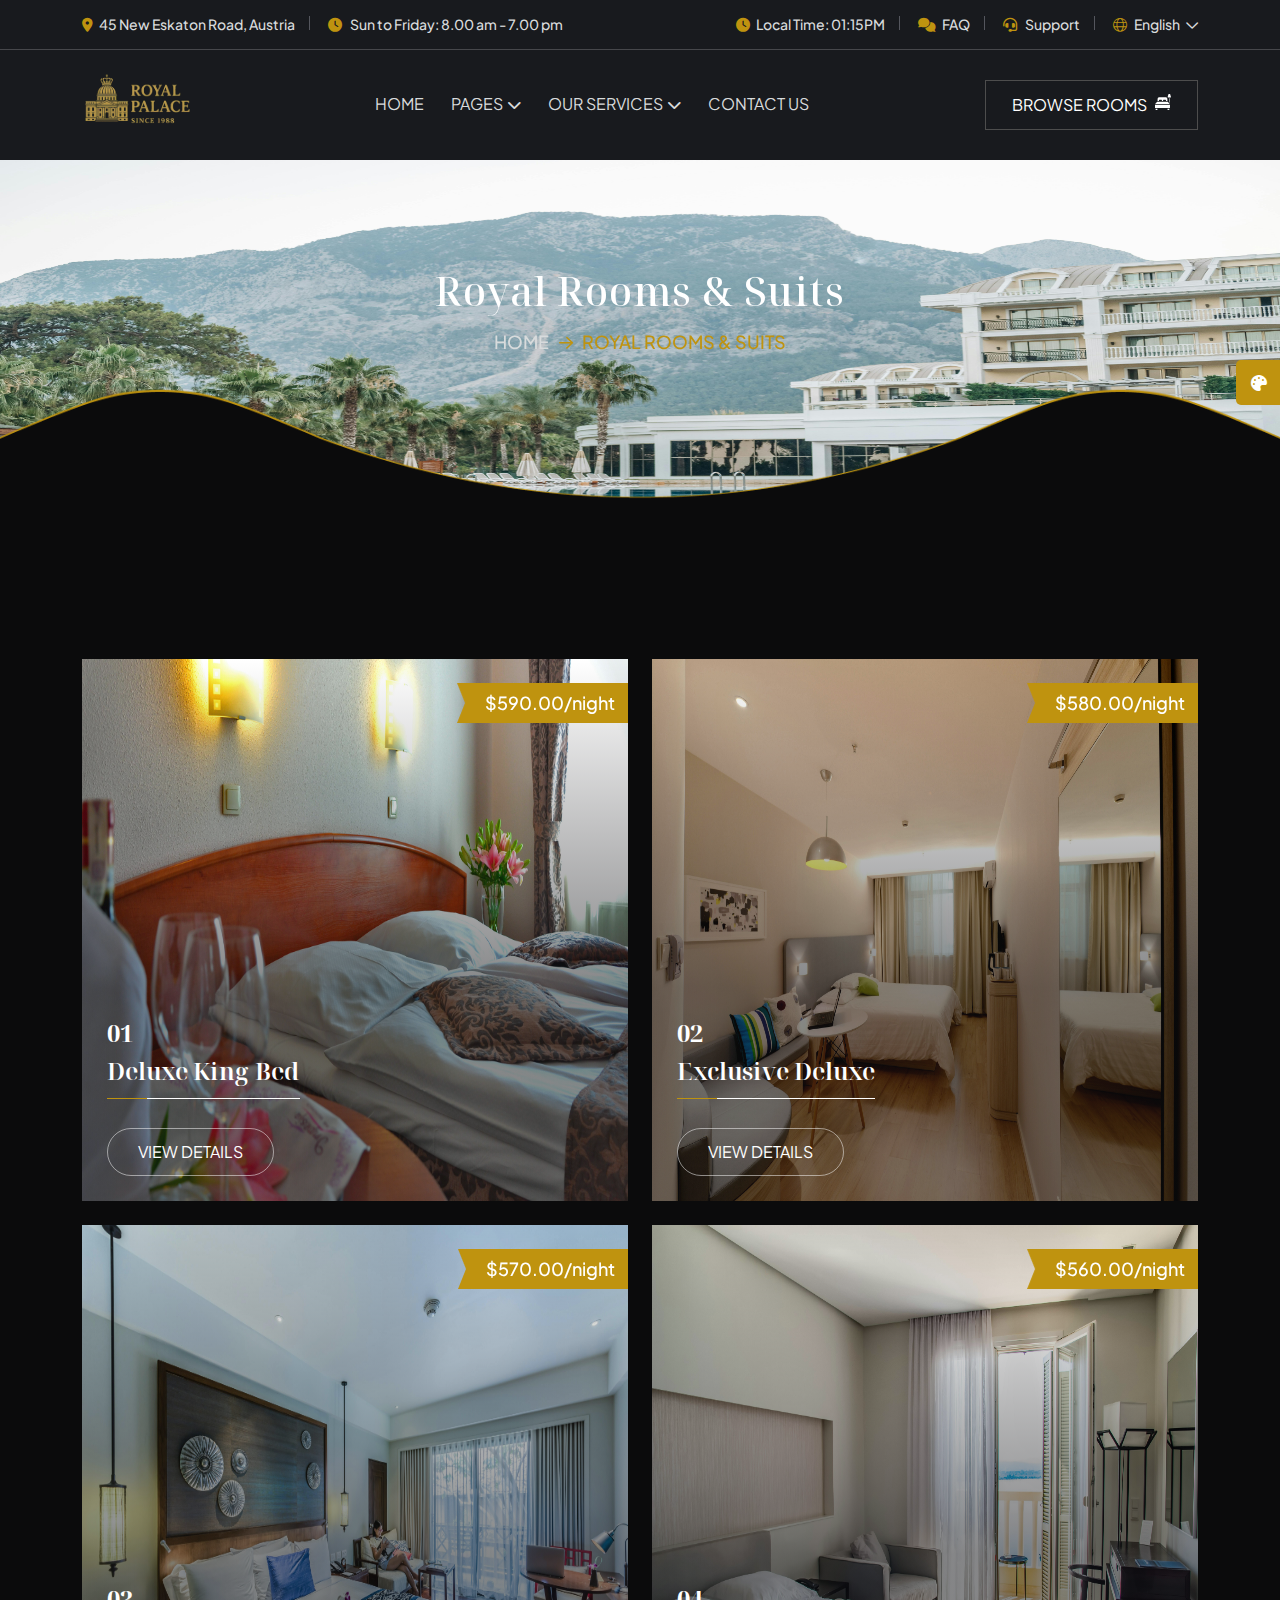
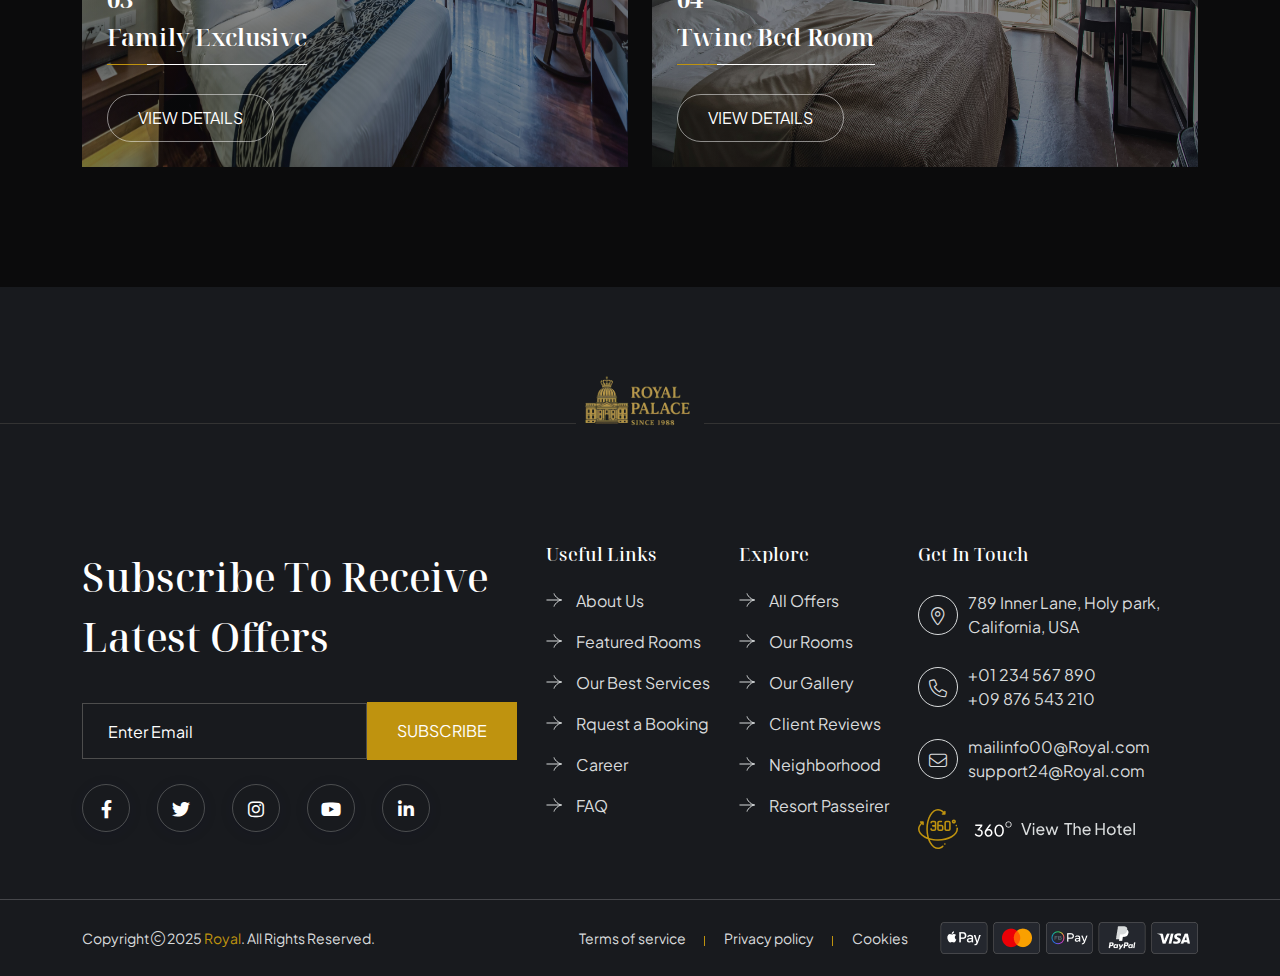
<file: room.html>
<!doctype html>
<html class="no-js" lang="zxx">

<head>
    <meta charset="utf-8">
    <meta http-equiv="x-ua-compatible" content="ie=edge">
    <title>Royal - Royal - Resort & Hotel Booking HTML Template - Royal rooms & suits</title>
    <meta name="author" content="Royal">
    <meta name="description" content="Royal - Royal - Resort & Hotel Booking HTML Template">
    <meta name="keywords" content="Royal - Royal - Resort & Hotel Booking HTML Template">
    <meta name="robots" content="INDEX,FOLLOW">

    <!-- Mobile Specific Metas -->
    <meta name="viewport" content="width=device-width, initial-scale=1, shrink-to-fit=no">

    <!-- Favicons - Place favicon.ico in the root directory -->
    <link rel="apple-touch-icon" sizes="57x57" href="assets/img/favicons/apple-icon-57x57.png">
    <link rel="apple-touch-icon" sizes="60x60" href="assets/img/favicons/apple-icon-60x60.png">
    <link rel="apple-touch-icon" sizes="72x72" href="assets/img/favicons/apple-icon-72x72.png">
    <link rel="apple-touch-icon" sizes="76x76" href="assets/img/favicons/apple-icon-76x76.png">
    <link rel="apple-touch-icon" sizes="114x114" href="assets/img/favicons/apple-icon-114x114.png">
    <link rel="apple-touch-icon" sizes="120x120" href="assets/img/favicons/apple-icon-120x120.png">
    <link rel="apple-touch-icon" sizes="144x144" href="assets/img/favicons/apple-icon-144x144.png">
    <link rel="apple-touch-icon" sizes="152x152" href="assets/img/favicons/apple-icon-152x152.png">
    <link rel="apple-touch-icon" sizes="180x180" href="assets/img/favicons/apple-icon-180x180.png">
    <link rel="icon" type="image/png" sizes="192x192" href="assets/img/favicons/android-icon-192x192.png">
    <link rel="icon" type="image/png" sizes="32x32" href="assets/img/favicons/favicon-32x32.png">
    <link rel="icon" type="image/png" sizes="96x96" href="assets/img/favicons/favicon-96x96.png">
    <link rel="icon" type="image/png" sizes="16x16" href="assets/img/favicons/favicon-16x16.png">
    <link rel="manifest" href="assets/img/favicons/manifest.json">
    <meta name="msapplication-TileColor" content="#ffffff">
    <meta name="msapplication-TileImage" content="assets/img/favicons/ms-icon-144x144.png">
    <meta name="theme-color" content="#ffffff">

    <!--==============================
	  Google Fonts
	============================== -->
    <link rel="preconnect" href="https://fonts.googleapis.com">
    <link rel="preconnect" href="https://fonts.gstatic.com" crossorigin>
    <link href="https://fonts.googleapis.com/css2?family=Noto+Serif+Display:ital,wght@0,100..900;1,100..900&family=Plus+Jakarta+Sans:ital,wght@0,200..800;1,200..800&display=swap" rel="stylesheet">

    <!--==============================
	    All CSS File
	============================== -->
    <!-- Bootstrap -->
    <link rel="stylesheet" href="assets/css/bootstrap.min.css">
    <!-- Fontawesome Icon -->
    <link rel="stylesheet" href="assets/css/fontawesome.min.css">
    <!-- Magnific Popup -->
    <link rel="stylesheet" href="assets/css/magnific-popup.min.css">
    <!-- Swiper Js -->
    <link rel="stylesheet" href="assets/css/swiper-bundle.min.css">
    <!-- Theme Custom CSS -->
    <link rel="stylesheet" href="assets/css/style.css">

</head>

<body>

    <!--[if lte IE 9]>
    	<p class="browserupgrade">You are using an <strong>outdated</strong> browser. Please <a href="https://browsehappy.com/">upgrade your browser</a> to improve your experience and security.</p>
  	<![endif]-->


    <!--********************************
   		Code Start From Here 
	******************************** -->

    <!-- slider drag cursor -->
    <div class="slider-drag-cursor"><i class="fal fa-arrows-up-down-left-right"></i></div>

    <!--==============================
     Preloader
  ==============================-->
    <div class="preloader ">
        <button class="th-btn preloaderCls">Cancel Preloader </button>
        <div id="preloader" class="preloader-inner">
            <img src="assets/img/logo.svg" alt="img">
            <div class="txt-loading">
                <span data-text-preloader="R" class="letters-loading">
                    R </span>
                <span data-text-preloader="O" class="letters-loading">
                    O </span>
                <span data-text-preloader="T" class="letters-loading">
                    T </span>
                <span data-text-preloader="A" class="letters-loading">
                    A </span>
                <span data-text-preloader="L" class="letters-loading">
                    L
                </span>
            </div>
        </div>
    </div>
    <div class="color-scheme">
        <button class="switchIcon"><i class="fa-solid fa-palette"></i></button>
        <h4 class="color-scheme-title"><i class="far fa-palette"></i> Color Switcher</h4>
        <p class="color-scheme-text">Check template with your color</p>
        <div class="color-switch-btns">
            <button data-color="#2A07F9"><i class="fa-solid fa-droplet"></i></button>
            <button data-color="#068FFF"><i class="fa-solid fa-droplet"></i></button>
            <button data-color="#044DBC"><i class="fa-solid fa-droplet"></i></button>
            <button data-color="#FFAF00"><i class="fa-solid fa-droplet"></i></button>
            <button data-color="#F80000"><i class="fa-solid fa-droplet"></i></button>
            <button data-color="#231E7A"><i class="fa-solid fa-droplet"></i></button>
        </div>
        <p class="color-scheme-text">Or custom color..</p>
        <input type="color" id="thcolorpicker" value="#2A07F9">
    </div><!--==============================
	Header Area
==============================-->
    <header class="th-header header-layout1 ">
        <div class="header-top">
            <div class="container">
                <div class="row justify-content-center justify-content-lg-between align-items-center gy-2">
                    <div class="col-auto">
                        <div class="header-links">
                            <ul>
                                <li><i class="fas fa-location-dot"></i>45 New Eskaton Road, Austria</li>
                                <li><i class="fas fa-clock"></i> Sun to Friday: 8.00 am - 7.00 pm</li>
                            </ul>
                        </div>
                    </div>
                    <div class="col-auto">
                        <div class="header-links">
                            <ul>
                                <li class="d-none d-md-inline-block"><i class="fa-sharp fa-solid fa-clock"></i>Local Time:
                                    01:15PM</li>
                                <li class="d-none d-md-inline-block"><i class="fa-sharp fa-solid fa-comments"></i><a href="faq.html">FAQ</a></li>
                                <li><i class="fas fa-headset"></i> <a href="contact.html">Support</a></li>
                                <li>
                                    <div class="dropdown-link">
                                        <a class="dropdown-toggle" href="#" role="button" id="dropdownMenuLink1" data-bs-toggle="dropdown" aria-expanded="false"><i class="fa-light fa-globe"></i> English</a>
                                        <ul class="dropdown-menu" aria-labelledby="dropdownMenuLink1">
                                            <li>
                                                <a href="#">German</a>
                                                <a href="#">French</a>
                                                <a href="#">Italian</a>
                                                <a href="#">Latvian</a>
                                                <a href="#">Spanish</a>
                                                <a href="#">Greek</a>
                                            </li>
                                        </ul>
                                    </div>
                                </li>
                            </ul>
                        </div>
                    </div>
                </div>
            </div>
        </div>
        <div class="sticky-wrapper">
            <!-- Main Menu Area -->
            <div class="container">
                <div class="menu-area">
                    <div class="row align-items-center justify-content-between">
                        <div class="col-auto">
                            <div class="header-logo">
                                <a href="index.html"><img src="assets/img/logo.svg" alt="Royal"></a>
                            </div>
                        </div>
                        <div class="col-auto">
                            <nav class="main-menu d-none d-lg-inline-block">
                                <ul>
                                    <li class="menu-item-has-children menu-item-has-children1">
                                        <a href="index.html">Home</a>
                                        
                                    </li>
                                    <li class="menu-item-has-children">
                                        <a href="#">Pages</a>
                                        <ul class="sub-menu">
                                            <li class="menu-item-has-children">
                                                <a href="room.html">Rooms Suites</a>
                                            </li>
                                            <li><a href="about.html">About Us</a></li>
                                            <li><a href="team.html">Team</a></li>
                                            <li><a href="team-details.html">Team Details</a></li>
                                            <li><a href="package.html">Packages</a></li>
                                            <li><a href="equipment.html">Equipments</a></li>
                                            <li><a href="review.html">Reviews</a></li>
                                            <li><a href="pricing.html">Price Plan</a></li>
                                            <li><a href="testimonial.html">Testimonials</a></li>
                                            <li><a href="faq.html">Faq Page</a></li>
                                            <li><a href="error.html">Error Page</a></li>
                                        </ul>
                                    </li>
                                    <li class="menu-item-has-children">
                                        <a href="#">Our Services</a>
                                        <ul class="sub-menu">
                                            <li><a href="service.html">Our Services</a></li>
                                            <li><a href="service-details.html">Service Details</a></li>
                                        </ul>
                                    </li>
                                    <li><a href="contact.html">Contact Us</a></li>
                                </ul>
                            </nav>
                            <button type="button" class="th-menu-toggle d-block d-lg-none"><i class="far fa-bars"></i></button>
                        </div>
                        <div class="col-auto d-none d-xl-block">
                            <a href="room.html" class="th-btn style2">BROWSE ROOMS <img src="assets/img/icon/bed.svg" alt=""></a>
                        </div>
                    </div>
                </div>
            </div>
        </div>
    </header><!--==============================
    Breadcumb
============================== -->
    <div class="breadcumb-banner">
        <div class="breadcumb-wrapper " data-bg-src="assets/img/hero/hero_bg_2_1.jpg">
            <div class="container">
                <div class="breadcumb-content">
                    <h1 class="breadcumb-title">Royal rooms & suits</h1>
                    <ul class="breadcumb-menu">
                        <li><a href="index.html">Home</a></li>
                        <li>Royal rooms & suits</li>
                    </ul>
                </div>
            </div>
        </div>
    </div><!--==============================
Rooms & suits
==============================-->
    <section class="overflow-hidden space">
        <div class="container">
            <!-- filter buttons -->
            <!-- <div class="filter-menu indicator-active justify-content-center mb-60 filter-menu-active">
                <button data-filter="*" class="tab-btn active" type="button">All</button>
                <button data-filter=".cat1" class="tab-btn" type="button">Luxury Room</button>
                <button data-filter=".cat2" class="tab-btn" type="button">Suits Room</button>
                <button data-filter=".cat3" class="tab-btn" type="button">Deluxe Room</button>
                <button data-filter=".cat4" class="tab-btn" type="button">Twine Rooms</button>
            </div> -->
            <div class="row gy-4 filter-active">
                <div class="col-lg-6 col-xxl-auto filter-item cat1 cat2">
                    <div class="room-box">
                        <div class="box-img">
                            <img src="assets/img/room/room_2_1.jpg" style="height: 542px; width: 613px;" alt="">
                        </div>
                        <span class="discount">$590.00/night</span>
                        <div class="box-title-area">
                            <div class="box-number">01</div>
                            <h3 class="box-title"><a href="room-details.html">Deluxe King Bed</a></h3>
                            <div class="mt-10"><a href="room-details.html" class="th-btn2 style2">VIEW DETAILS</a></div>
                        </div>
                        <div class="box-content">
                            <div class="box-wrapp">
                                <div class="box-number">01</div>
                                <h3 class="box-title"><a href="room-details.html">Deluxe King Bed</a></h3>
                                <div class="box-review">
                                    <i class="fa-sharp fa-solid fa-star"></i><i class="fa-sharp fa-solid fa-star"></i><i class="fa-sharp fa-solid fa-star"></i><i class="fa-sharp fa-solid fa-star"></i><i class="fa-sharp fa-solid fa-star"></i>
                                </div>
                                <div class="room-card-meta">
                                    <span><img src="assets/img/icon/cat_2.svg" alt="icon">King Bed</span>
                                    <span><img src="assets/img/icon/cat_3.svg" alt="icon">1500 sqft/Room</span>
                                    <span><img src="assets/img/icon/cat_4.svg" alt="icon">2 Person</span>
                                </div>
                                <div class="mt-10"><a href="room-details.html" class="th-btn2 style2">VIEW DETAILS</a></div>
                            </div>
                        </div>


                    </div>
                </div>

                <div class="col-lg-6 col-xxl-auto filter-item cat3">
                    <div class="room-box">
                        <div class="box-img">
                            <img src="assets/img/room/room_2_2.jpg" style="height: 542px; width: 613px;" alt="">
                        </div>
                        <span class="discount">$580.00/night</span>
                        <div class="box-title-area">
                            <div class="box-number">02</div>
                            <h3 class="box-title"><a href="room-details.html">Exclusive Deluxe</a></h3>
                            <div class="mt-10"><a href="room-details.html" class="th-btn2 style2">VIEW DETAILS</a></div>
                        </div>
                        <div class="box-content">
                            <div class="box-wrapp">
                                <div class="box-number">02</div>
                                <h3 class="box-title"><a href="room-details.html">Exclusive Deluxe</a></h3>
                                <div class="box-review">
                                    <i class="fa-sharp fa-solid fa-star"></i><i class="fa-sharp fa-solid fa-star"></i><i class="fa-sharp fa-solid fa-star"></i><i class="fa-sharp fa-solid fa-star"></i><i class="fa-sharp fa-solid fa-star"></i>
                                </div>
                                <div class="room-card-meta">
                                    <span><img src="assets/img/icon/cat_2.svg" alt="icon">King Bed</span>
                                    <span><img src="assets/img/icon/cat_3.svg" alt="icon">1500 sqft/Room</span>
                                    <span><img src="assets/img/icon/cat_4.svg" alt="icon">2 Person</span>
                                </div>
                                <div class="mt-10"><a href="room-details.html" class="th-btn2 style2">VIEW DETAILS</a></div>
                            </div>
                        </div>


                    </div>
                </div>

                <div class="col-lg-6 col-xxl-auto filter-item cat2">
                    <div class="room-box">
                        <div class="box-img">
                            <img src="assets/img/room/room_2_3.jpg"  style="height: 542px; width: 613px;"  alt="">
                        </div>
                        <span class="discount">$570.00/night</span>
                        <div class="box-title-area">
                            <div class="box-number">03</div>
                            <h3 class="box-title"><a href="room-details.html">Family Exclusive</a></h3>
                            <div class="mt-10"><a href="room-details.html" class="th-btn2 style2">VIEW DETAILS</a></div>
                        </div>
                        <div class="box-content">
                            <div class="box-wrapp">
                                <div class="box-number">03</div>
                                <h3 class="box-title"><a href="room-details.html">Family Exclusive</a></h3>
                                <div class="box-review">
                                    <i class="fa-sharp fa-solid fa-star"></i><i class="fa-sharp fa-solid fa-star"></i><i class="fa-sharp fa-solid fa-star"></i><i class="fa-sharp fa-solid fa-star"></i><i class="fa-sharp fa-solid fa-star"></i>
                                </div>
                                <div class="room-card-meta">
                                    <span><img src="assets/img/icon/cat_2.svg" alt="icon">King Bed</span>
                                    <span><img src="assets/img/icon/cat_3.svg" alt="icon">1500 sqft/Room</span>
                                    <span><img src="assets/img/icon/cat_4.svg" alt="icon">2 Person</span>
                                </div>
                                <div class="mt-10"><a href="room-details.html" class="th-btn2 style2">VIEW DETAILS</a></div>
                            </div>
                        </div>


                    </div>
                </div>

                <div class="col-lg-6 col-xxl-auto filter-item cat3 cat2">
                    <div class="room-box">
                        <div class="box-img">
                            <img src="assets/img/room/room_2_4.jpg"  style="height: 542px; width: 613px;"  alt="">
                        </div>
                        <span class="discount">$560.00/night</span>
                        <div class="box-title-area">
                            <div class="box-number">04</div>
                            <h3 class="box-title"><a href="room-details.html">Twine Bed Room</a></h3>
                            <div class="mt-10"><a href="room-details.html" class="th-btn2 style2">VIEW DETAILS</a></div>
                        </div>
                        <div class="box-content">
                            <div class="box-wrapp">
                                <div class="box-number">04</div>
                                <h3 class="box-title"><a href="room-details.html">Twine Bed Room</a></h3>
                                <div class="box-review">
                                    <i class="fa-sharp fa-solid fa-star"></i><i class="fa-sharp fa-solid fa-star"></i><i class="fa-sharp fa-solid fa-star"></i><i class="fa-sharp fa-solid fa-star"></i><i class="fa-sharp fa-solid fa-star"></i>
                                </div>
                                <div class="room-card-meta">
                                    <span><img src="assets/img/icon/cat_2.svg" alt="icon">King Bed</span>
                                    <span><img src="assets/img/icon/cat_3.svg" alt="icon">1500 sqft/Room</span>
                                    <span><img src="assets/img/icon/cat_4.svg" alt="icon">2 Person</span>
                                </div>
                                <div class="mt-10"><a href="room-details.html" class="th-btn2 style2">VIEW DETAILS</a></div>
                            </div>
                        </div>


                    </div>
                </div>

                

            </div>
        </div>
        <!-- <div class="th-pagination text-center mt-60 mb-0">
            <ul>
                <li><a href="blog.html"><img src="assets/img/icon/left-arrow.svg" alt=""></a></li>
                <li><a href="blog.html">1</a></li>
                <li><a href="blog.html">2</a></li>
                <li><a href="blog.html">3</a></li>
                <li><a href="blog.html">4</a></li>
                <li><a href="blog.html"><img src="assets/img/icon/right-arrow.svg" alt=""></a></li>
            </ul>
        </div> -->
    </section><!--==============================
Booking Area  
==============================-->
    <!-- <div class="booking-area2 position-relative bg-fixed " data-bg-src="assets/img/bg/booking_bg_3.jpg">
        <div class="container">
            <div class="row gy-4 align-items-center">
                <div class="col-xl-5">
                    <div class="me-xl-4 pe-xl-3 space">
                        <form action="mail.php" method="POST" class="booking-form2 style3 ajax-contact">
                            <div class="hero-wrap">
                                <div class="title-area mb-40">
                                    <span class="sub-title2 style1 mb-15">ROOMS RESERVATION</span>
                                    <h2 class="sec-title text-white">Check availablility</h2>
                                </div>
                                <div class="row gx-24 align-items-center justify-content-between">
                                    <div class="form-group col-12">
                                        <div class="form-item">
                                            <label>Check In</label>
                                            <input type="date" class="form-control" name="date" id="date" value="2025-01-20">
                                            <i class="fa-solid fa-calendar-days"></i>
                                        </div>
                                    </div>
                                    <div class="form-group col-12">
                                        <div class="form-item">
                                            <label>CHECK - OUT</label>
                                            <input type="date" class="form-control" name="date" id="date2" value="2025-01-26">
                                            <i class="fa-solid fa-calendar-days"></i>
                                        </div>
                                    </div>
                                    <div class="col-12 form-group">
                                        <div class="form-item">
                                            <label>ADULT</label>
                                            <select name="subject" id="subject" class="form-select nice-select">
                                                <option value="Adults" selected disabled>Adult 01</option>
                                                <option value="2 Room">Adult 02</option>
                                                <option value="3 Room">Adult 03</option>
                                            </select>
                                        </div>
                                    </div>
                                    <div class="col-12 form-group">
                                        <div class="form-item">
                                            <label>Children</label>
                                            <select name="subject" id="subject2" class="form-select nice-select">
                                                <option value="0" selected disabled>Children 0</option>
                                                <option value="1">Children 1</option>
                                                <option value="2">Children 2</option>
                                            </select>
                                        </div>
                                    </div>
                                    <div class="btn-form">
                                        <button type="submit" class="th-btn style1">CHECK AVAILABILITY</button>
                                    </div>
                                </div>
                                <p class="form-messages mb-0 mt-3"></p>
                            </div>
                        </form>
                    </div>
                </div>
                <div class="col-xl-4">
                    <div class="ps-xl-5 space-extra2-bottom">
                        <div class="title-area mb-45 pe-xxl-5">
                            <span class="sub-title2 style1 ">BOOKING ROOM</span>
                            <h2 class="sec-title text-white ">Excellence In Every Moment Of Your Stay</h2>
                        </div>
                        <div class="awards">
                            <img src="assets/img/normal/awards.png" alt="">
                        </div>
                        <div class="call-info">
                            <div class="call-icon"><a href="tel:+00123456789"><img src="assets/img/icon/call-icon2.svg" alt=""></a></div>
                            <div class="media-body"><span class="call-label text-theme">Booking Now</span>
                                <p class="call-link"><a href="tel:+00123456789">+00123 456 789</a></p>
                            </div>
                        </div>
                    </div>
                </div>
                <div class="col-xl-3">
                    <div class="booking-img">
                        <img src="assets/img/normal/booking-img.png" alt="">
                    </div>
                </div>
            </div>
        </div>
    </div> -->
    <!--============================== Footer Area ==============================-->
    <footer class="footer-wrapper footer-layout1">
        <div class="footer-logo">
            <img src="assets/img/logo.svg" alt="">
        </div>
        <div class="widget-area">
            <div class="container">
                <div class="row justify-content-between">
                    <div class="col-md-6 col-xl-auto">
                        <div class="widget newsletter-widget footer-widget">
                            <h3 class="newsletter-title h2">Subscribe to receive latest offers</h3>
                            <form class="newsletter-form">
                                <input class="form-control" type="email" placeholder="Enter Email" required="">
                                <button type="submit" class="th-btn style1">SUBSCRIBE</button>
                            </form>
                            <div class="th-social">
                                <a href="https://www.facebook.com/"><i class="fab fa-facebook-f"></i></a>
                                <a href="https://www.twitter.com/"><i class="fab fa-twitter"></i></a>
                                <a href="https://www.instagram.com/"><i class="fab fa-instagram"></i></a>
                                <a href="https://www.youtube.com/"><i class="fab fa-youtube"></i></a>
                                <a href="https://www.linkedin.com/"><i class="fab fa-linkedin-in"></i></a>
                            </div>
                        </div>
                    </div>
                    <div class="col-md-6 col-xl-auto">
                        <div class="widget widget_nav_menu footer-line footer-widget">
                            <h3 class="widget_title"> Useful Links</h3>
                            <div class="menu-all-pages-container">
                                <ul class="menu">
                                    <li><a href="about.html">About Us</a></li>
                                    <li><a href="room.html">Featured Rooms</a></li>
                                    <li><a href="service.html">Our Best Services</a></li>
                                    <li><a href="contact.html">Rquest a Booking</a></li>
                                    <li><a href="contact.html">Career</a></li>
                                    <li><a href="faq.html">FAQ</a></li>
                                </ul>
                            </div>
                        </div>
                    </div>
                    <div class="col-md-6 col-xl-auto">
                        <div class="widget widget_nav_menu footer-line footer-widget">
                            <h3 class="widget_title">Explore</h3>
                            <div class="menu-all-pages-container">
                                <ul class="menu">
                                    <li><a href="package.html">All Offers</a></li>
                                    <li><a href="room.html">Our Rooms</a></li>
                                    <li><a href="gallery.html">Our Gallery</a></li>
                                    <li><a href="review.html">Client Reviews</a></li>
                                    <li><a href="contact.html">Neighborhood</a></li>
                                    <li><a href="contact.html">Resort Passeirer</a></li>
                                </ul>
                            </div>
                        </div>
                    </div>
                    <div class="col-md-6 col-xl-auto">
                        <div class="widget footer-widget">
                            <h3 class="widget_title">Get In Touch</h3>
                            <div class="th-widget-contact">
                                <div class="info-box">
                                    <div class="box-icon">
                                        <i class="fal fa-location-dot"></i>
                                    </div>
                                    <p class="box-text">789 Inner Lane, Holy park, California, USA</p>
                                </div>
                                <div class="info-box">
                                    <div class="box-icon">
                                        <i class="fal fa-phone"></i>
                                    </div>
                                    <p class="box-text">
                                        <a href="tel:+01234567890" class="box-link">+01 234 567 890</a>
                                        <a href="tel:+09876543210" class="box-link">+09 876 543 210</a>
                                    </p>
                                </div>
                                <div class="info-box">
                                    <div class="box-icon">
                                        <i class="fal fa-envelope"></i>
                                    </div>
                                    <p class="box-text">
                                        <a href="mailto:mailinfo00@Royal.com" class="box-link">mailinfo00@Royal.com</a>
                                        <a href="mailto:support24@Royal.com" class="box-link">support24@Royal.com</a>
                                    </p>
                                </div>
                            </div>
                            <div class="degree-text mt-30"><a href="room-details.html"><img src="assets/img/icon/degree.svg" alt=""></a></div>
                        </div>
                    </div>
                </div>
            </div>
        </div>
        <div class="copyright-wrap">
            <div class="container">
                <div class="row gy-2 align-items-center">
                    <div class="col-lg-5">
                        <p class="copyright-text">Copyright <i class="fal fa-copyright"></i> 2025 <a href="index.html">Royal</a>. All Rights Reserved.</p>
                    </div>
                    <div class="col-lg-7 text-center text-md-end">
                        <div class="footer-links">
                            <ul>
                                <li><a href="about.html">Terms of service</a></li>
                                <li><a href="about.html">Privacy policy</a></li>
                                <li><a href="about.html">Cookies</a></li>
                            </ul>
                            <span class="footer-card">
                                <img src="assets/img/shape/cards.png" alt="">
                            </span>
                        </div>
                    </div>
                </div>
            </div>
        </div>
    </footer>

    <!--********************************
			Code End  Here 
	******************************** -->

    <!-- Scroll To Top -->
    <div class="scroll-top">
        <svg class="progress-circle svg-content" width="100%" height="100%" viewBox="-1 -1 102 102">
            <path d="M50,1 a49,49 0 0,1 0,98 a49,49 0 0,1 0,-98" style="transition: stroke-dashoffset 10ms linear 0s; stroke-dasharray: 307.919, 307.919; stroke-dashoffset: 307.919;">
            </path>
        </svg>
    </div>

    <!--==============================
    All Js File
============================== -->
    <!-- Jquery -->
    <script src="assets/js/vendor/jquery-3.7.1.min.js"></script>
    <!-- Swiper Js -->
    <script src="assets/js/swiper-bundle.min.js"></script>
    <!-- Bootstrap -->
    <script src="assets/js/bootstrap.min.js"></script>
    <!-- Magnific Popup -->
    <script src="assets/js/jquery.magnific-popup.min.js"></script>
    <!-- Counter Up -->
    <script src="assets/js/jquery.counterup.min.js"></script>
    <!-- Isotope Filter -->
    <script src="assets/js/imagesloaded.pkgd.min.js"></script>
    <script src="assets/js/isotope.pkgd.min.js"></script>

    <!-- Gsap Animation -->
    <script src="assets/js/gsap.min.js"></script>
    <!-- ScrollTrigger -->
    <script src="assets/js/ScrollTrigger.min.js"></script>
    <!-- SplitText -->
    <script src="assets/js/SplitText.min.js"></script>
    <!-- Lenis Js -->
    <script src="assets/js/lenis.min.js"></script>

    <!-- 360 degree Js start -->
    <script src="assets/js/360.min.js"></script>
    <script src="assets/js/panolens.min.js"></script>

    <!-- 360 degree Js end -->
    <!-- Main Js File -->
    <script src="assets/js/main.js"></script>
</body>

</html>
</file>
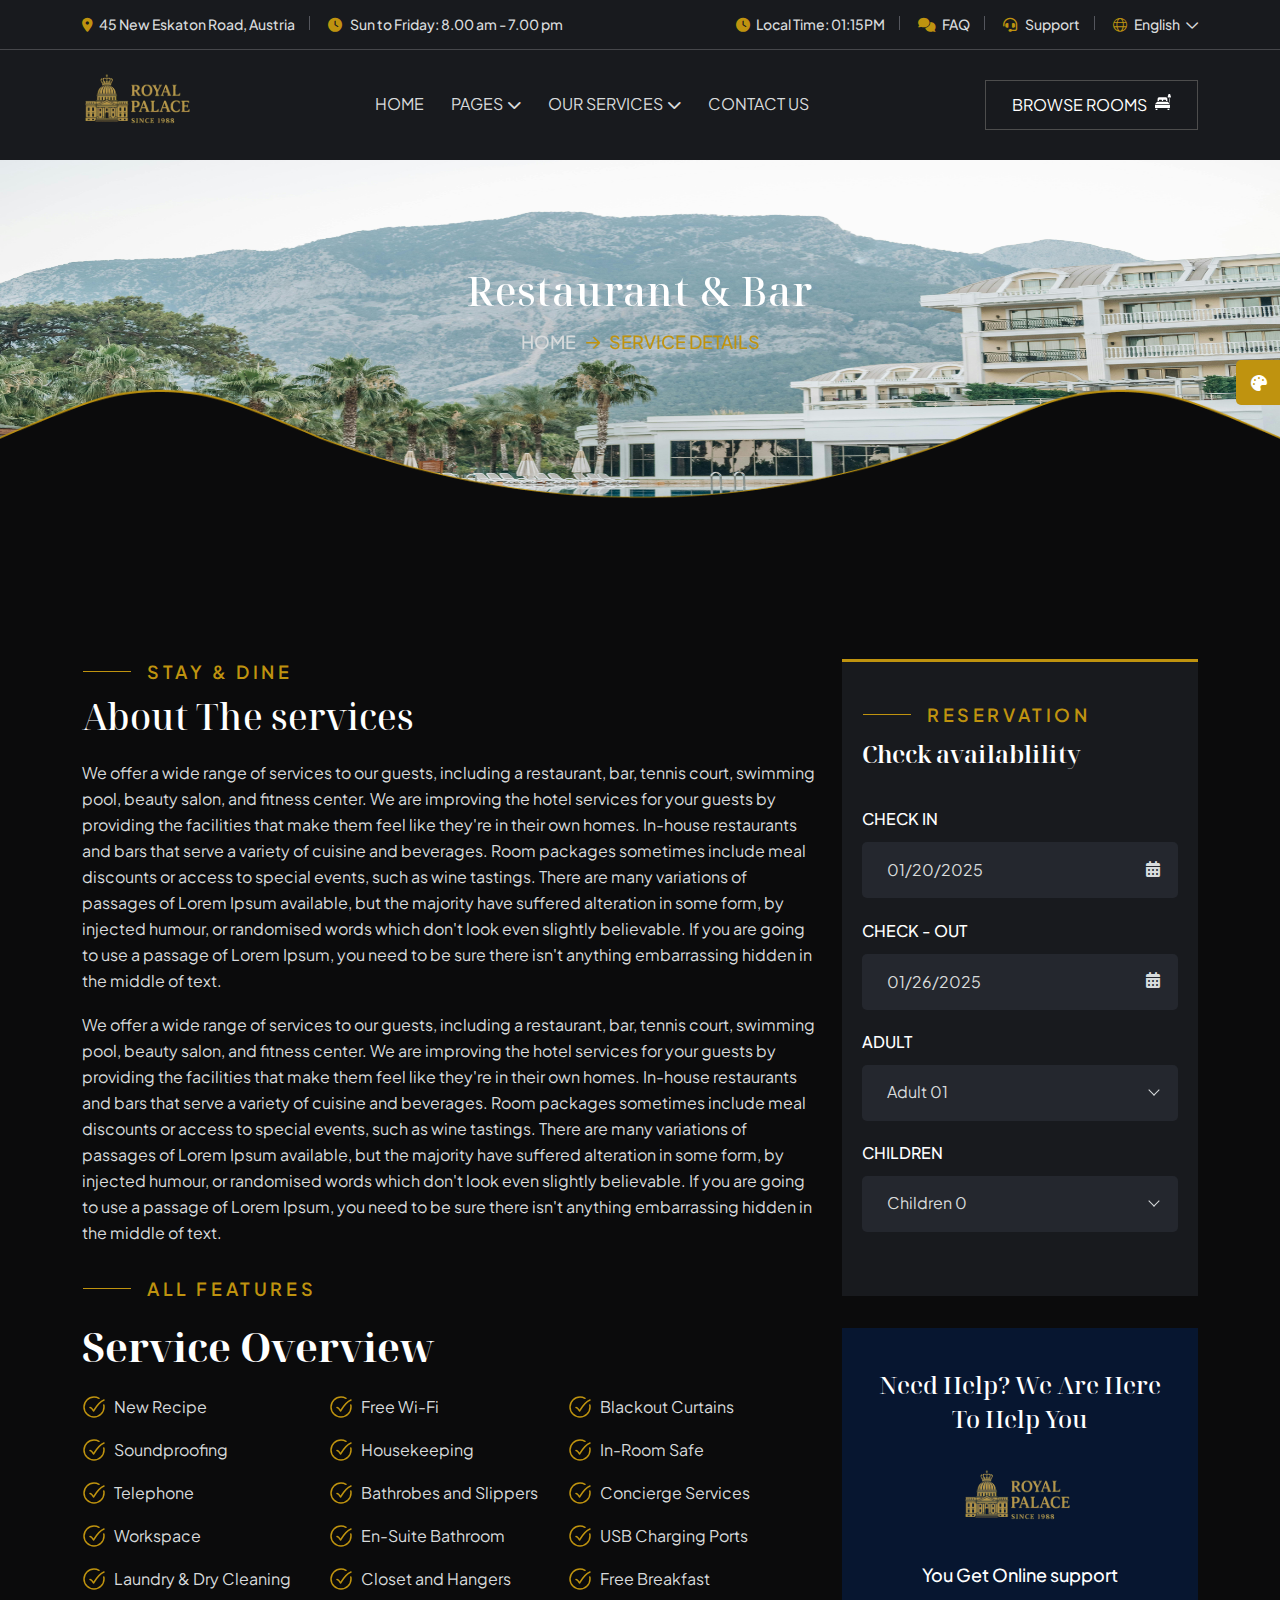
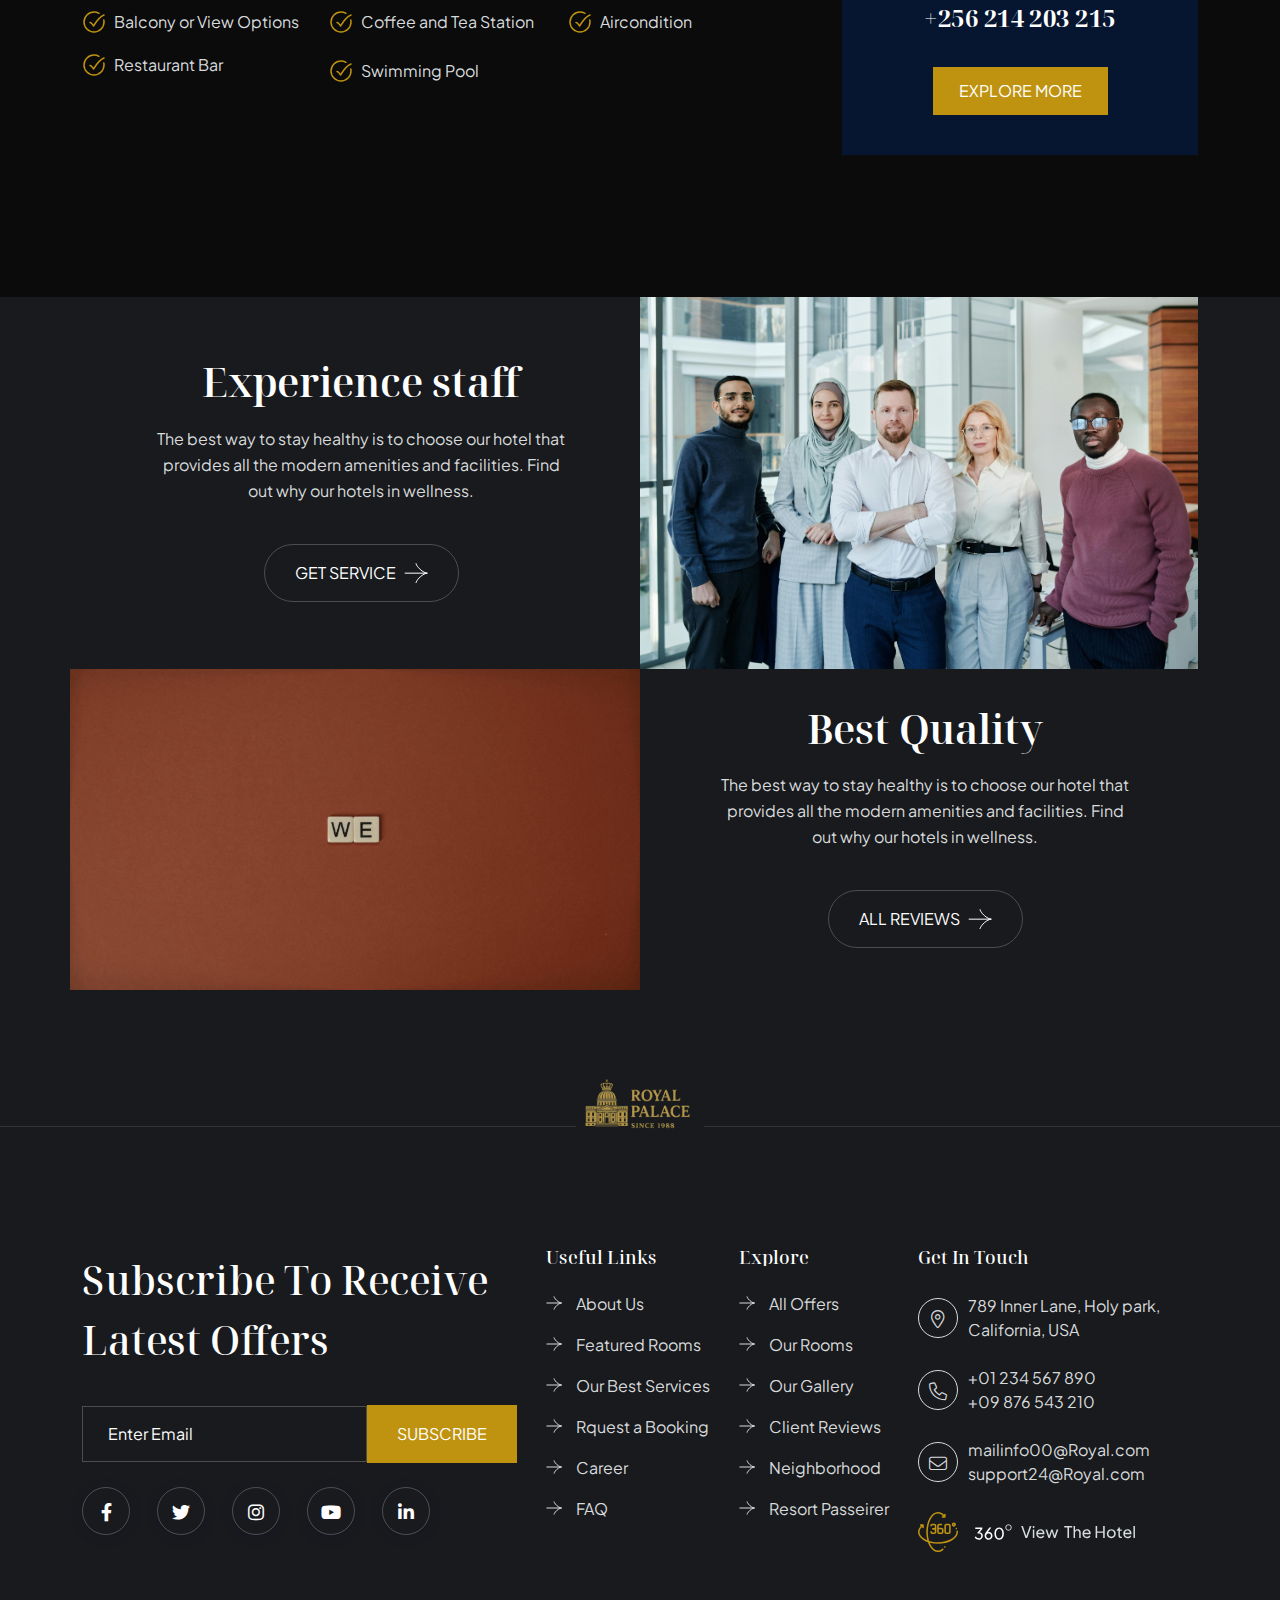
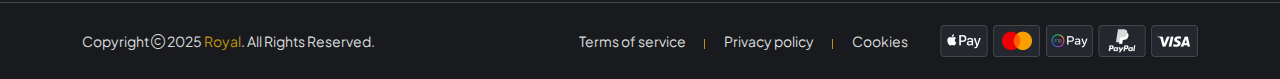
<file: service-details.html>
<!doctype html>
<html class="no-js" lang="zxx">

<head>
    <meta charset="utf-8">
    <meta http-equiv="x-ua-compatible" content="ie=edge">
    <title>Royal - Royal - Resort & Hotel Booking HTML Template - Restaurant & Bar</title>
    <meta name="author" content="Royal">
    <meta name="description" content="Royal - Royal - Resort & Hotel Booking HTML Template">
    <meta name="keywords" content="Royal - Royal - Resort & Hotel Booking HTML Template">
    <meta name="robots" content="INDEX,FOLLOW">

    <!-- Mobile Specific Metas -->
    <meta name="viewport" content="width=device-width, initial-scale=1, shrink-to-fit=no">

    <!-- Favicons - Place favicon.ico in the root directory -->
    <link rel="apple-touch-icon" sizes="57x57" href="assets/img/favicons/apple-icon-57x57.png">
    <link rel="apple-touch-icon" sizes="60x60" href="assets/img/favicons/apple-icon-60x60.png">
    <link rel="apple-touch-icon" sizes="72x72" href="assets/img/favicons/apple-icon-72x72.png">
    <link rel="apple-touch-icon" sizes="76x76" href="assets/img/favicons/apple-icon-76x76.png">
    <link rel="apple-touch-icon" sizes="114x114" href="assets/img/favicons/apple-icon-114x114.png">
    <link rel="apple-touch-icon" sizes="120x120" href="assets/img/favicons/apple-icon-120x120.png">
    <link rel="apple-touch-icon" sizes="144x144" href="assets/img/favicons/apple-icon-144x144.png">
    <link rel="apple-touch-icon" sizes="152x152" href="assets/img/favicons/apple-icon-152x152.png">
    <link rel="apple-touch-icon" sizes="180x180" href="assets/img/favicons/apple-icon-180x180.png">
    <link rel="icon" type="image/png" sizes="192x192" href="assets/img/favicons/android-icon-192x192.png">
    <link rel="icon" type="image/png" sizes="32x32" href="assets/img/favicons/favicon-32x32.png">
    <link rel="icon" type="image/png" sizes="96x96" href="assets/img/favicons/favicon-96x96.png">
    <link rel="icon" type="image/png" sizes="16x16" href="assets/img/favicons/favicon-16x16.png">
    <link rel="manifest" href="assets/img/favicons/manifest.json">
    <meta name="msapplication-TileColor" content="#ffffff">
    <meta name="msapplication-TileImage" content="assets/img/favicons/ms-icon-144x144.png">
    <meta name="theme-color" content="#ffffff">

    <!--==============================
	  Google Fonts
	============================== -->
    <link rel="preconnect" href="https://fonts.googleapis.com">
    <link rel="preconnect" href="https://fonts.gstatic.com" crossorigin>
    <link href="https://fonts.googleapis.com/css2?family=Noto+Serif+Display:ital,wght@0,100..900;1,100..900&family=Plus+Jakarta+Sans:ital,wght@0,200..800;1,200..800&display=swap" rel="stylesheet">

    <!--==============================
	    All CSS File
	============================== -->
    <!-- Bootstrap -->
    <link rel="stylesheet" href="assets/css/bootstrap.min.css">
    <!-- Fontawesome Icon -->
    <link rel="stylesheet" href="assets/css/fontawesome.min.css">
    <!-- Magnific Popup -->
    <link rel="stylesheet" href="assets/css/magnific-popup.min.css">
    <!-- Swiper Js -->
    <link rel="stylesheet" href="assets/css/swiper-bundle.min.css">
    <!-- Theme Custom CSS -->
    <link rel="stylesheet" href="assets/css/style.css">

</head>

<body>

    <!--[if lte IE 9]>
    	<p class="browserupgrade">You are using an <strong>outdated</strong> browser. Please <a href="https://browsehappy.com/">upgrade your browser</a> to improve your experience and security.</p>
  	<![endif]-->


    <!--********************************
   		Code Start From Here 
	******************************** -->

    <!-- slider drag cursor -->
    <div class="slider-drag-cursor"><i class="fal fa-arrows-up-down-left-right"></i></div>

    <!--==============================
     Preloader
  ==============================-->
    <div class="preloader ">
        <button class="th-btn preloaderCls">Cancel Preloader </button>
        <div id="preloader" class="preloader-inner">
            <img src="assets/img/logo.svg" alt="img">
            <div class="txt-loading">
                <span data-text-preloader="R" class="letters-loading">
                    R </span>
                <span data-text-preloader="O" class="letters-loading">
                    O </span>
                <span data-text-preloader="T" class="letters-loading">
                    T </span>
                <span data-text-preloader="A" class="letters-loading">
                    A </span>
                <span data-text-preloader="L" class="letters-loading">
                    L
                </span>
            </div>
        </div>
    </div>
    <div class="color-scheme">
        <button class="switchIcon"><i class="fa-solid fa-palette"></i></button>
        <h4 class="color-scheme-title"><i class="far fa-palette"></i> Color Switcher</h4>
        <p class="color-scheme-text">Check template with your color</p>
        <div class="color-switch-btns">
            <button data-color="#2A07F9"><i class="fa-solid fa-droplet"></i></button>
            <button data-color="#068FFF"><i class="fa-solid fa-droplet"></i></button>
            <button data-color="#044DBC"><i class="fa-solid fa-droplet"></i></button>
            <button data-color="#FFAF00"><i class="fa-solid fa-droplet"></i></button>
            <button data-color="#F80000"><i class="fa-solid fa-droplet"></i></button>
            <button data-color="#231E7A"><i class="fa-solid fa-droplet"></i></button>
        </div>
        <p class="color-scheme-text">Or custom color..</p>
        <input type="color" id="thcolorpicker" value="#2A07F9">
    </div><!--==============================
    Mobile Menu
  ============================== -->
    <div class="th-menu-wrapper">
        <div class="th-menu-area text-center">
            <button class="th-menu-toggle"><i class="fal fa-times"></i></button>
            <div class="mobile-logo">
                <a href="index.html"><img src="assets/img/logo.svg" alt="Royal"></a>
            </div>
            <div class="th-mobile-menu">
                <ul>
                    <li class="menu-item-has-children">
                        <a href="index.html">Home</a>
                        <ul class="sub-menu">
                            <li><a href="index.html">Home Modern Hotel</a></li>
                            <li><a href="home-2.html">Home Resort Hotel</a></li>
                            <li><a href="home-3.html">Home Luxury Hotel</a></li>
                            <li><a href="home-4.html">Home Luxury Hotel 2</a></li>
                            <li><a href="home-5.html">Home City Hotel</a></li>
                        </ul>
                    </li>
                    <li class="menu-item-has-children">
                        <a href="#">Pages</a>
                        <ul class="sub-menu">
                            <li class="menu-item-has-children">
                                <a href="#">All Rooms</a>
                                <ul class="sub-menu">
                                    <li><a href="room.html">Rooms-suites</a></li>
                                    <li><a href="room-details.html">Room Details</a></li>
                                </ul>
                            </li>
                            <li><a href="about.html">About Us</a></li>
                            <li><a href="team.html">Team</a></li>
                            <li><a href="team-details.html">Team Details</a></li>
                            <li><a href="contact.html">Contact</a></li>
                            <li><a href="gallery.html">Gallery</a></li>
                            <li><a href="pricing.html">Price Plan</a></li>
                            <li><a href="testimonial.html">Testimonials</a></li>
                            <li><a href="faq.html">Faq Page</a></li>
                            <li><a href="error.html">Error Page</a></li>
                        </ul>
                    </li>
                    <li class="menu-item-has-children">
                        <a href="#">Our Services</a>
                        <ul class="sub-menu">
                            <li><a href="service.html">Our Services</a></li>
                            <li><a href="service-details.html">Service Details</a></li>
                        </ul>
                    </li>
                    <li><a href="gallery.html">Gallery</a></li>
                    <li class="menu-item-has-children">
                        <a href="#">Blog</a>
                        <ul class="sub-menu">
                            <li><a href="blog.html">Blog</a></li>
                            <li><a href="blog-grid.html">Blog Grid</a></li>
                            <li><a href="blog-details.html">Blog Details</a></li>
                        </ul>
                    </li>
                    <li><a href="contact.html">Contact Us</a></li>
                </ul>
            </div>
        </div>
    </div><!--==============================
	Header Area
==============================-->
    <header class="th-header header-layout1 ">
        <div class="header-top">
            <div class="container">
                <div class="row justify-content-center justify-content-lg-between align-items-center gy-2">
                    <div class="col-auto">
                        <div class="header-links">
                            <ul>
                                <li><i class="fas fa-location-dot"></i>45 New Eskaton Road, Austria</li>
                                <li><i class="fas fa-clock"></i> Sun to Friday: 8.00 am - 7.00 pm</li>
                            </ul>
                        </div>
                    </div>
                    <div class="col-auto">
                        <div class="header-links">
                            <ul>
                                <li class="d-none d-md-inline-block"><i class="fa-sharp fa-solid fa-clock"></i>Local Time:
                                    01:15PM</li>
                                <li class="d-none d-md-inline-block"><i class="fa-sharp fa-solid fa-comments"></i><a href="faq.html">FAQ</a></li>
                                <li><i class="fas fa-headset"></i> <a href="contact.html">Support</a></li>
                                <li>
                                    <div class="dropdown-link">
                                        <a class="dropdown-toggle" href="#" role="button" id="dropdownMenuLink1" data-bs-toggle="dropdown" aria-expanded="false"><i class="fa-light fa-globe"></i> English</a>
                                        <ul class="dropdown-menu" aria-labelledby="dropdownMenuLink1">
                                            <li>
                                                <a href="#">German</a>
                                                <a href="#">French</a>
                                                <a href="#">Italian</a>
                                                <a href="#">Latvian</a>
                                                <a href="#">Spanish</a>
                                                <a href="#">Greek</a>
                                            </li>
                                        </ul>
                                    </div>
                                </li>
                            </ul>
                        </div>
                    </div>
                </div>
            </div>
        </div>
        <div class="sticky-wrapper">
            <!-- Main Menu Area -->
            <div class="container">
                <div class="menu-area">
                    <div class="row align-items-center justify-content-between">
                        <div class="col-auto">
                            <div class="header-logo">
                                <a href="index.html"><img src="assets/img/logo.svg" alt="Royal"></a>
                            </div>
                        </div>
                        <div class="col-auto">
                            <nav class="main-menu d-none d-lg-inline-block">
                                <ul>
                                    <li class="menu-item-has-children menu-item-has-children1">
                                        <a href="index.html">Home</a>
                                        
                                    </li>
                                    <li class="menu-item-has-children">
                                        <a href="#">Pages</a>
                                        <ul class="sub-menu">
                                            <li class="menu-item-has-children">
                                                <a href="room.html">Rooms Suites</a>
                                            </li>
                                            <li><a href="about.html">About Us</a></li>
                                            <li><a href="team.html">Team</a></li>
                                            <li><a href="team-details.html">Team Details</a></li>
                                            <li><a href="package.html">Packages</a></li>
                                            <li><a href="equipment.html">Equipments</a></li>
                                            <li><a href="review.html">Reviews</a></li>
                                            <li><a href="pricing.html">Price Plan</a></li>
                                            <li><a href="testimonial.html">Testimonials</a></li>
                                            <li><a href="faq.html">Faq Page</a></li>
                                            <li><a href="error.html">Error Page</a></li>
                                        </ul>
                                    </li>
                                    <li class="menu-item-has-children">
                                        <a href="#">Our Services</a>
                                        <ul class="sub-menu">
                                            <li><a href="service.html">Our Services</a></li>
                                            <li><a href="service-details.html">Service Details</a></li>
                                        </ul>
                                    </li>
                                    <li><a href="contact.html">Contact Us</a></li>
                                </ul>
                            </nav>
                            <button type="button" class="th-menu-toggle d-block d-lg-none"><i class="far fa-bars"></i></button>
                        </div>
                        <div class="col-auto d-none d-xl-block">
                            <a href="room.html" class="th-btn style2">BROWSE ROOMS <img src="assets/img/icon/bed.svg" alt=""></a>
                        </div>
                    </div>
                </div>
            </div>
        </div>
    </header><!--==============================
    Breadcumb
============================== -->
    <div class="breadcumb-banner">
        <div class="breadcumb-wrapper " data-bg-src="assets/img/hero/hero_bg_2_1.jpg">
            <div class="container">
                <div class="breadcumb-content">
                    <h1 class="breadcumb-title">Restaurant & Bar</h1>
                    <ul class="breadcumb-menu">
                        <li><a href="index.html">Home</a></li>
                        <li>Service Details</li>
                    </ul>
                </div>
            </div>
        </div>
    </div><!--==============================
    Service Area
==============================-->
    <section class="space-top space-bottom">
        <div class="container">
            <div class="row">
                <div class="col-xxl-9 col-lg-8">
                    <div class="page-single mb-30">
                        <div class="page-content">
                            <span class="sub-title2 style1">STAY & DINE</span>
                            <h2 class="h3 sec-title page-title">About The services</h2>
                            <p class="">We offer a wide range of services to our guests, including a restaurant, bar, tennis
                                court, swimming pool, beauty salon, and fitness center. We are improving the hotel services
                                for your guests by providing the facilities that make them feel like they're in their own
                                homes. In-house restaurants and bars that serve a variety of cuisine and beverages. Room
                                packages sometimes include meal discounts or access to special events, such as wine
                                tastings. There are many variations of passages of Lorem Ipsum available, but the majority
                                have suffered alteration in some form, by injected humour, or randomised words which don't
                                look even slightly believable. If you are going to use a passage of Lorem Ipsum, you need to
                                be sure there isn't anything embarrassing hidden in the middle of text.</p>
                            <p class="mb-30">We offer a wide range of services to our guests, including a restaurant, bar,
                                tennis court, swimming pool, beauty salon, and fitness center. We are improving the hotel
                                services for your guests by providing the facilities that make them feel like they're in
                                their own homes. In-house restaurants and bars that serve a variety of cuisine and
                                beverages. Room packages sometimes include meal discounts or access to special events, such
                                as wine tastings. There are many variations of passages of Lorem Ipsum available, but the
                                majority have suffered alteration in some form, by injected humour, or randomised words
                                which don't look even slightly believable. If you are going to use a passage of Lorem Ipsum,
                                you need to be sure there isn't anything embarrassing hidden in the middle of text.</p>


                            <span class="sub-title2 style1">ALL FEATURES</span>
                            <h2>Service Overview</h2>
                            <div class="checklist list-four-column">
                                <ul>
                                    <li>New Recipe</li>
                                    <li>Free Wi-Fi</li>
                                    <li>Blackout Curtains</li>
                                    <li>Soundproofing</li>
                                    <li>Housekeeping</li>
                                    <li>In-Room Safe</li>
                                    <li>Telephone</li>
                                    <li>Bathrobes and Slippers</li>
                                    <li>Concierge Services</li>
                                    <li>Workspace</li>
                                    <li>En-Suite Bathroom</li>
                                    <li>USB Charging Ports</li>
                                    <li>Laundry & Dry Cleaning</li>
                                    <li>Closet and Hangers</li>
                                    <li>Free Breakfast</li>
                                    <li>Balcony or View Options</li>
                                    <li>Coffee and Tea Station</li>
                                    <li>Aircondition</li>
                                    <li>Restaurant Bar</li>
                                    <li>Swimming Pool</li>
                                </ul>
                            </div>

                        </div>
                    </div>
                </div>
                <div class="col-xxl-3 col-lg-4">
                    <aside class="sidebar-area">
                        <div class="widget widget_quote  ">
                            <form action="mail.php" method="POST" class="booking-form2 style4 ajax-contact">
                                <div class="input-wrap">
                                    <div class="title-area mb-40">
                                        <span class="sub-title2 style1 mb-15">RESERVATION</span>
                                        <h2 class="box-title text-white">Check availablility</h2>
                                    </div>
                                    <div class="row gx-24 align-items-center justify-content-between">
                                        <div class="form-group col-12">
                                            <div class="form-item">
                                                <label>Check In</label>
                                                <input type="date" class="form-control" name="date" id="date" value="2025-01-20">
                                                <i class="fa-solid fa-calendar-days"></i>
                                            </div>
                                        </div>
                                        <div class="form-group col-12">
                                            <div class="form-item">
                                                <label>CHECK - OUT</label>
                                                <input type="date" class="form-control" name="date" id="date2" value="2025-01-26">
                                                <i class="fa-solid fa-calendar-days"></i>
                                            </div>
                                        </div>
                                        <div class="col-12 form-group">
                                            <div class="form-item">
                                                <label>ADULT</label>
                                                <select name="subject" id="subject" class="form-select nice-select">
                                                    <option value="Adults" selected disabled>Adult 01</option>
                                                    <option value="2 Room">Adult 02</option>
                                                    <option value="3 Room">Adult 03</option>
                                                </select>
                                            </div>
                                        </div>
                                        <div class="col-12 form-group">
                                            <div class="form-item">
                                                <label>Children</label>
                                                <select name="subject" id="subject2" class="form-select nice-select">
                                                    <option value="0" selected disabled>Children 0</option>
                                                    <option value="1">Children 1</option>
                                                    <option value="2">Children 2</option>
                                                </select>
                                            </div>
                                        </div>
                                    </div>
                                    <p class="form-messages mb-0 mt-3"></p>
                                </div>
                            </form>
                        </div>
                        <div class="widget widget_offer  " data-bg-src="assets/img/bg/widget_bg_1.jpg">
                            <div class="offer-banner">
                                <h5 class="banner-title">Need Help? We Are Here To Help You</h5>
                                <div class="banner-logo">
                                    <img src="assets/img/logo.svg" alt="Royal">
                                </div>
                                <div class="offer">
                                    <h6 class="offer-title">You Get Online support</h6>
                                    <p class="offer-text"><a href="tel:+256214203215">+256 214 203 215</a></p>
                                </div>
                                <a href="contact.html" class="th-btn">EXPLORE MORE</a>
                            </div>
                        </div>
                    </aside>
                </div>
            </div>
        </div>
        
    </section><!--==============================
experience
==============================-->
    <div class="bg-black2">
        <div class="container">
            <div class="row gx-0 align-items-center">
                <div class="col-lg-6 order-lg-1 p-0">
                    <div class="experience-img">
                        <div class="box-img global-img">
                            <img src="assets/img/team/team_2_1.jpg" alt="">
                        </div>
                    </div>
                </div>
                <div class="col-lg-6 order-lg-0 p-0">
                    <div class="experience-stuff">
                        <div class="box-content">
                            <h3 class="box-title">Experience staff</h3>
                            <p class="box-text">The best way to stay healthy is to choose our hotel that provides all the
                                modern amenities and facilities. Find out why our hotels in wellness.</p>
                            <div class="btn-group justify-content-center"> <a href="service.html" class="th-btn2 style2 th-icon">GET SERVICE</a></div>
                        </div>
                    </div>
                </div>
            </div>
            <div class="row align-items-center">
                <div class="col-lg-6 order-lg-1 p-0">
                    <div class="experience-img global-img">
                        <div class="box-img">
                            <img src="assets/img/team/team_2_2.jpg" alt="">
                        </div>
                    </div>
                </div>
                <div class="col-lg-6 order-lg-1 p-0">
                    <div class="experience-stuff">
                        <div class="box-content">
                            <h3 class="box-title">Best Quality</h3>
                            <p class="box-text">The best way to stay healthy is to choose our hotel that provides all the
                                modern amenities and facilities. Find out why our hotels in wellness.</p>
                            <div class="btn-group justify-content-center"> <a href="review.html" class="th-btn2 style2 th-icon">ALL REVIEWS</a></div>
                        </div>
                    </div>
                </div>
            </div>
        </div>
    </div><!--==============================
	Footer Area
==============================-->
    <footer class="footer-wrapper footer-layout1">
        <div class="footer-logo">
            <img src="assets/img/logo.svg" alt="">
        </div>
        <div class="widget-area">
            <div class="container">
                <div class="row justify-content-between">
                    <div class="col-md-6 col-xl-auto">
                        <div class="widget newsletter-widget footer-widget">
                            <h3 class="newsletter-title h2">Subscribe to receive latest offers</h3>
                            <form class="newsletter-form">
                                <input class="form-control" type="email" placeholder="Enter Email" required="">
                                <button type="submit" class="th-btn style1">SUBSCRIBE</button>
                            </form>
                            <div class="th-social">
                                <a href="https://www.facebook.com/"><i class="fab fa-facebook-f"></i></a>
                                <a href="https://www.twitter.com/"><i class="fab fa-twitter"></i></a>
                                <a href="https://www.instagram.com/"><i class="fab fa-instagram"></i></a>
                                <a href="https://www.youtube.com/"><i class="fab fa-youtube"></i></a>
                                <a href="https://www.linkedin.com/"><i class="fab fa-linkedin-in"></i></a>
                            </div>
                        </div>
                    </div>
                    <div class="col-md-6 col-xl-auto">
                        <div class="widget widget_nav_menu footer-line footer-widget">
                            <h3 class="widget_title"> Useful Links</h3>
                            <div class="menu-all-pages-container">
                                <ul class="menu">
                                    <li><a href="about.html">About Us</a></li>
                                    <li><a href="room.html">Featured Rooms</a></li>
                                    <li><a href="service.html">Our Best Services</a></li>
                                    <li><a href="contact.html">Rquest a Booking</a></li>
                                    <li><a href="contact.html">Career</a></li>
                                    <li><a href="faq.html">FAQ</a></li>
                                </ul>
                            </div>
                        </div>
                    </div>
                    <div class="col-md-6 col-xl-auto">
                        <div class="widget widget_nav_menu footer-line footer-widget">
                            <h3 class="widget_title">Explore</h3>
                            <div class="menu-all-pages-container">
                                <ul class="menu">
                                    <li><a href="package.html">All Offers</a></li>
                                    <li><a href="room.html">Our Rooms</a></li>
                                    <li><a href="gallery.html">Our Gallery</a></li>
                                    <li><a href="review.html">Client Reviews</a></li>
                                    <li><a href="contact.html">Neighborhood</a></li>
                                    <li><a href="contact.html">Resort Passeirer</a></li>
                                </ul>
                            </div>
                        </div>
                    </div>
                    <div class="col-md-6 col-xl-auto">
                        <div class="widget footer-widget">
                            <h3 class="widget_title">Get In Touch</h3>
                            <div class="th-widget-contact">
                                <div class="info-box">
                                    <div class="box-icon">
                                        <i class="fal fa-location-dot"></i>
                                    </div>
                                    <p class="box-text">789 Inner Lane, Holy park, California, USA</p>
                                </div>
                                <div class="info-box">
                                    <div class="box-icon">
                                        <i class="fal fa-phone"></i>
                                    </div>
                                    <p class="box-text">
                                        <a href="tel:+01234567890" class="box-link">+01 234 567 890</a>
                                        <a href="tel:+09876543210" class="box-link">+09 876 543 210</a>
                                    </p>
                                </div>
                                <div class="info-box">
                                    <div class="box-icon">
                                        <i class="fal fa-envelope"></i>
                                    </div>
                                    <p class="box-text">
                                        <a href="mailto:mailinfo00@Royal.com" class="box-link">mailinfo00@Royal.com</a>
                                        <a href="mailto:support24@Royal.com" class="box-link">support24@Royal.com</a>
                                    </p>
                                </div>
                            </div>
                            <div class="degree-text mt-30"><a href="room-details.html"><img src="assets/img/icon/degree.svg" alt=""></a></div>
                        </div>
                    </div>
                </div>
            </div>
        </div>
        <div class="copyright-wrap">
            <div class="container">
                <div class="row gy-2 align-items-center">
                    <div class="col-lg-5">
                        <p class="copyright-text">Copyright <i class="fal fa-copyright"></i> 2025 <a href="index.html">Royal</a>. All Rights Reserved.</p>
                    </div>
                    <div class="col-lg-7 text-center text-md-end">
                        <div class="footer-links">
                            <ul>
                                <li><a href="about.html">Terms of service</a></li>
                                <li><a href="about.html">Privacy policy</a></li>
                                <li><a href="about.html">Cookies</a></li>
                            </ul>
                            <span class="footer-card">
                                <img src="assets/img/shape/cards.png" alt="">
                            </span>
                        </div>
                    </div>
                </div>
            </div>
        </div>
    </footer>

    <!--********************************
			Code End  Here 
	******************************** -->

    <!-- Scroll To Top -->
    <div class="scroll-top">
        <svg class="progress-circle svg-content" width="100%" height="100%" viewBox="-1 -1 102 102">
            <path d="M50,1 a49,49 0 0,1 0,98 a49,49 0 0,1 0,-98" style="transition: stroke-dashoffset 10ms linear 0s; stroke-dasharray: 307.919, 307.919; stroke-dashoffset: 307.919;">
            </path>
        </svg>
    </div>

    <!--==============================
    All Js File
============================== -->
    <!-- Jquery -->
    <script src="assets/js/vendor/jquery-3.7.1.min.js"></script>
    <!-- Swiper Js -->
    <script src="assets/js/swiper-bundle.min.js"></script>
    <!-- Bootstrap -->
    <script src="assets/js/bootstrap.min.js"></script>
    <!-- Magnific Popup -->
    <script src="assets/js/jquery.magnific-popup.min.js"></script>
    <!-- Counter Up -->
    <script src="assets/js/jquery.counterup.min.js"></script>
    <!-- Isotope Filter -->
    <script src="assets/js/imagesloaded.pkgd.min.js"></script>
    <script src="assets/js/isotope.pkgd.min.js"></script>

    <!-- Gsap Animation -->
    <script src="assets/js/gsap.min.js"></script>
    <!-- ScrollTrigger -->
    <script src="assets/js/ScrollTrigger.min.js"></script>
    <!-- SplitText -->
    <script src="assets/js/SplitText.min.js"></script>
    <!-- Lenis Js -->
    <script src="assets/js/lenis.min.js"></script>

    <!-- 360 degree Js start -->
    <script src="assets/js/360.min.js"></script>
    <script src="assets/js/panolens.min.js"></script>

    <!-- 360 degree Js end -->
    <!-- Main Js File -->
    <script src="assets/js/main.js"></script>
</body>

</html>
</file>
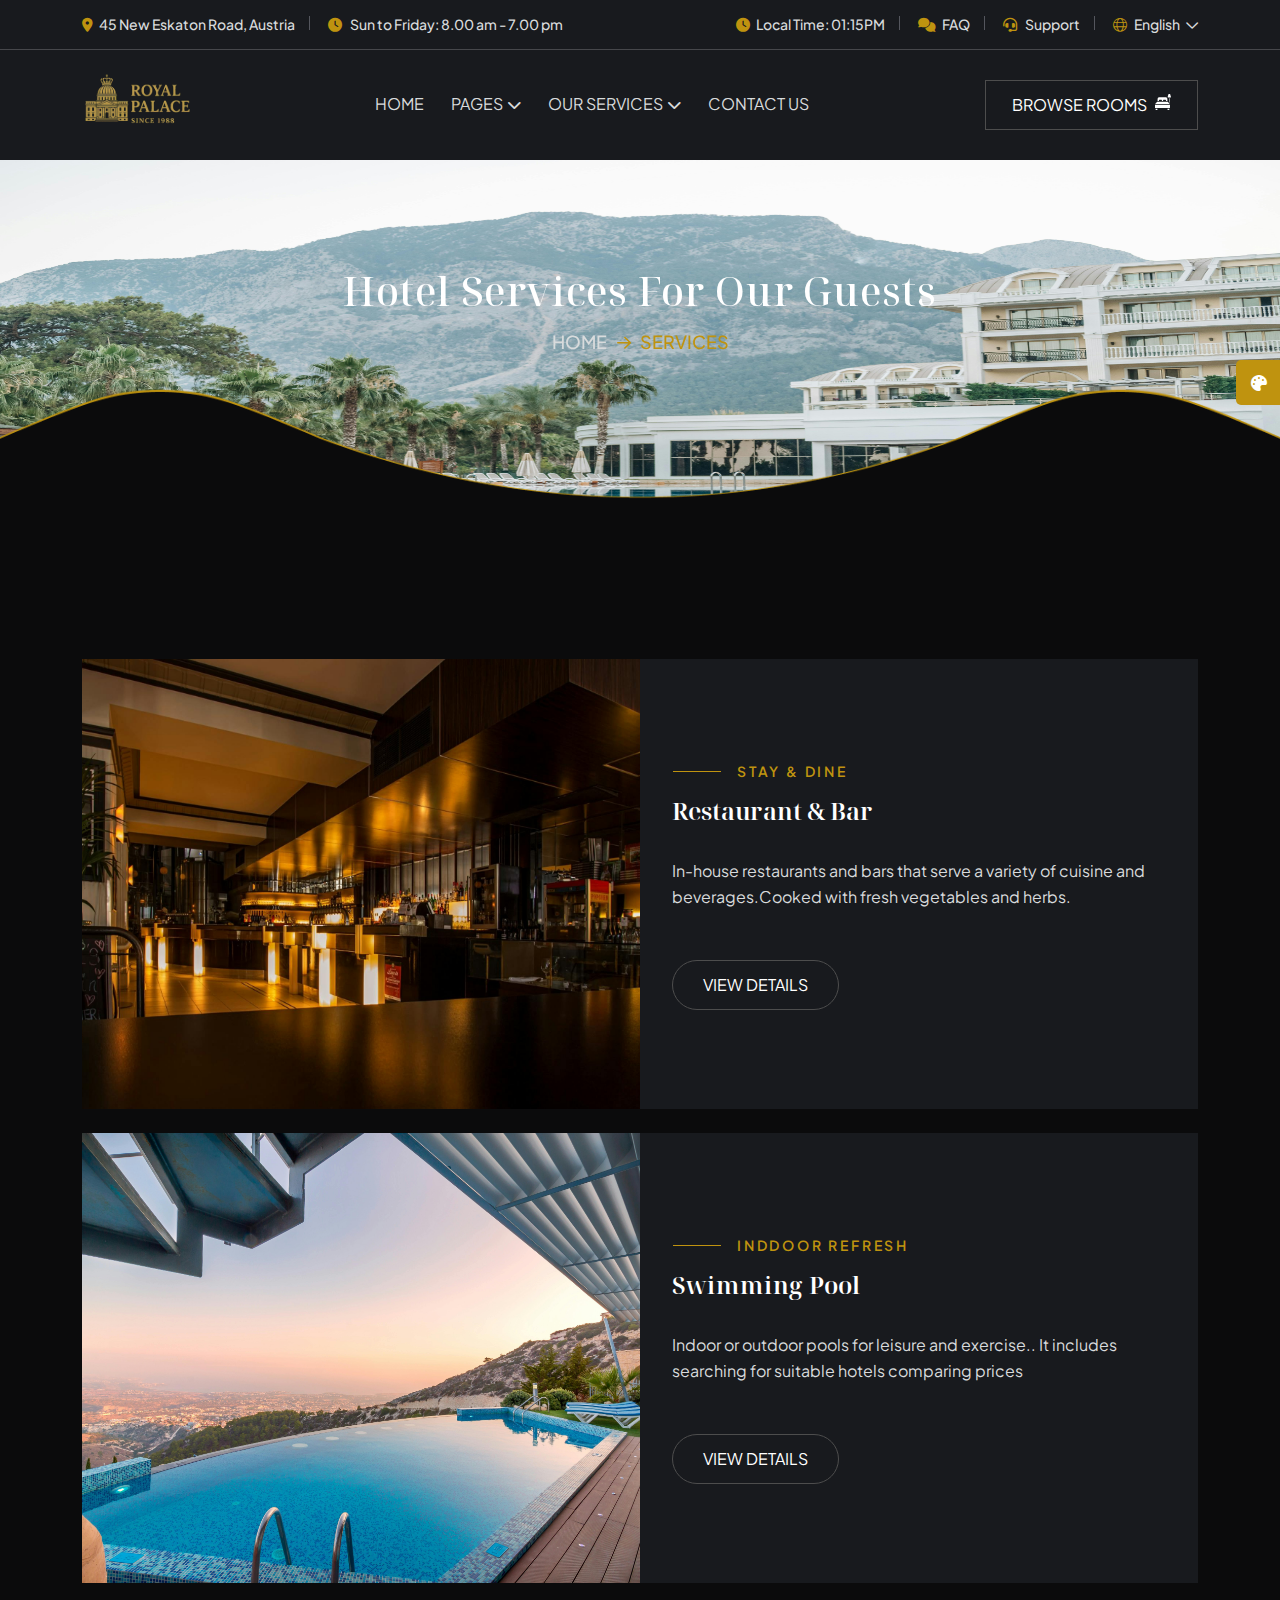
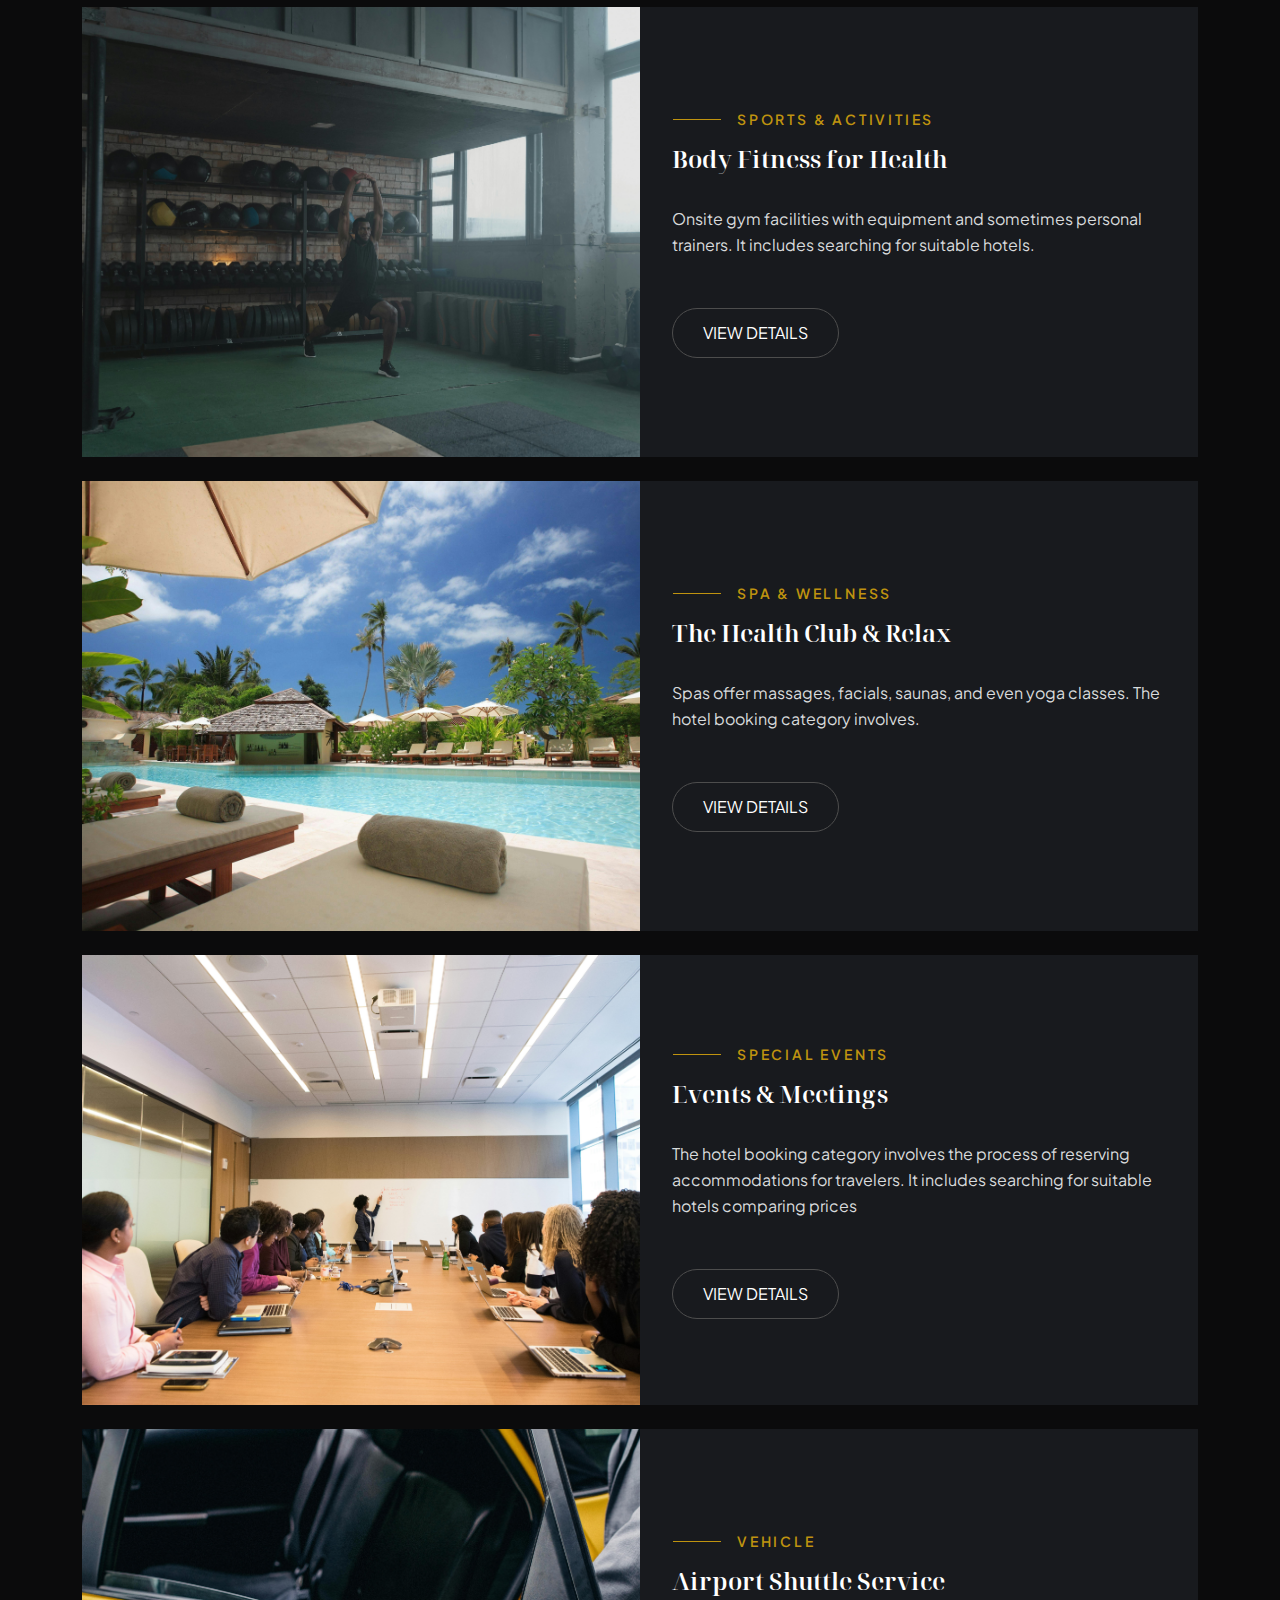
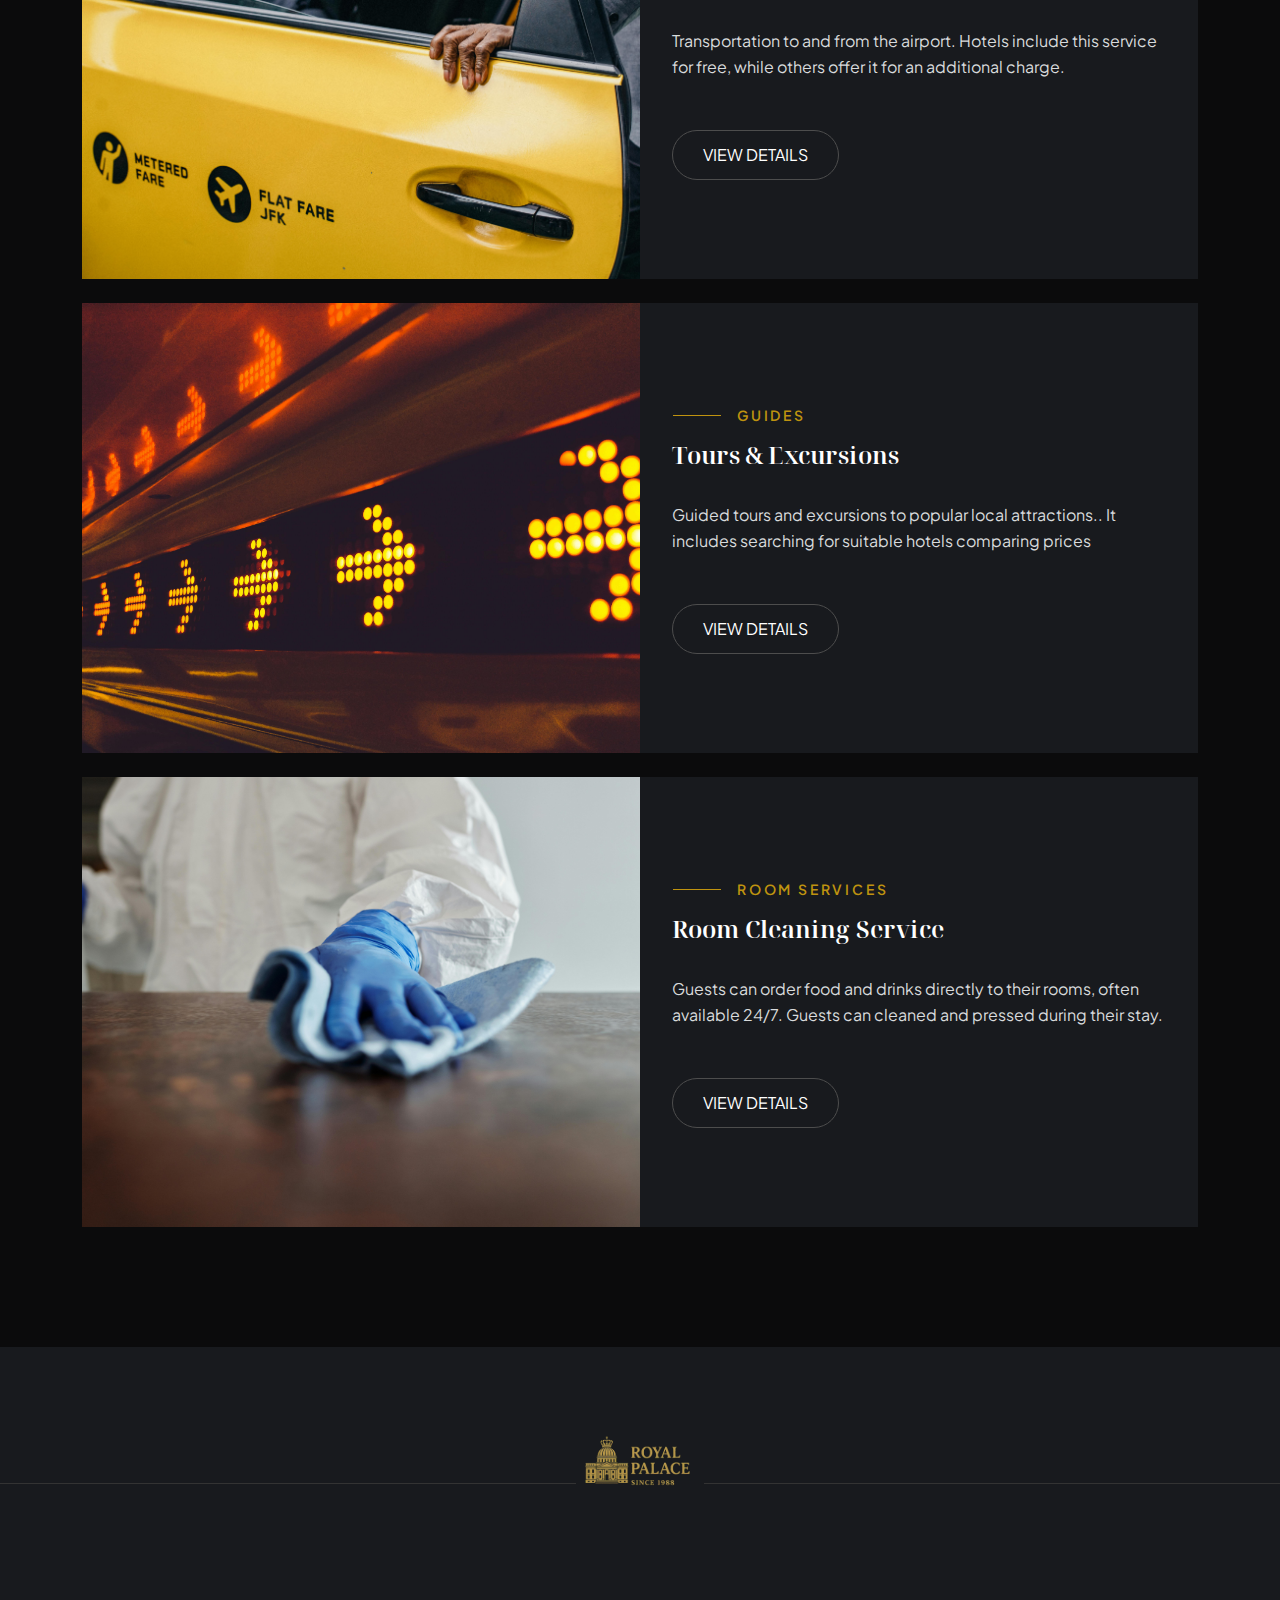
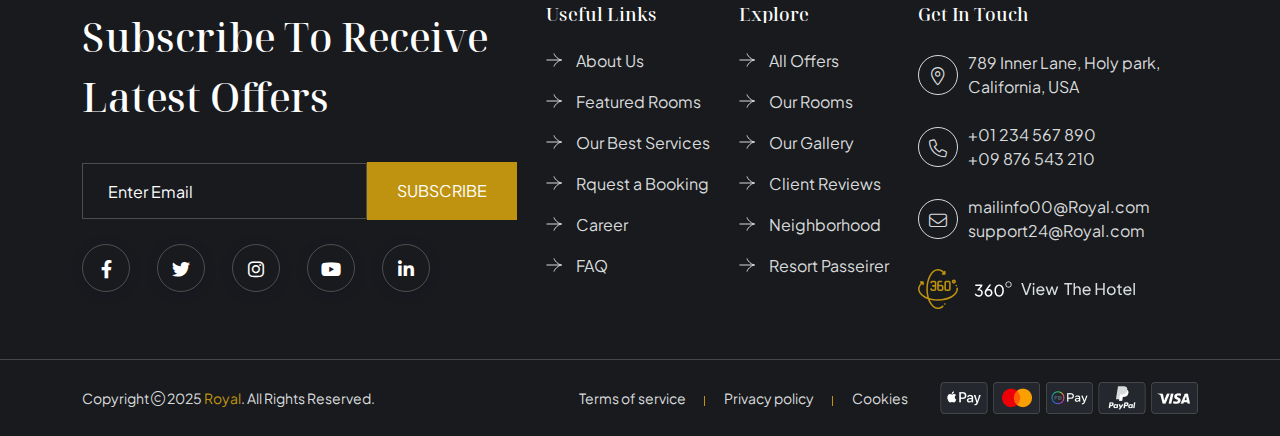
<file: service.html>
<!doctype html>
<html class="no-js" lang="zxx">

<head>
    <meta charset="utf-8">
    <meta http-equiv="x-ua-compatible" content="ie=edge">
    <title>Royal - Royal - Resort & Hotel Booking HTML Template - Hotel Services for our guests</title>
    <meta name="author" content="Royal">
    <meta name="description" content="Royal - Royal - Resort & Hotel Booking HTML Template">
    <meta name="keywords" content="Royal - Royal - Resort & Hotel Booking HTML Template">
    <meta name="robots" content="INDEX,FOLLOW">

    <!-- Mobile Specific Metas -->
    <meta name="viewport" content="width=device-width, initial-scale=1, shrink-to-fit=no">

    <!-- Favicons - Place favicon.ico in the root directory -->
    <link rel="apple-touch-icon" sizes="57x57" href="assets/img/favicons/apple-icon-57x57.png">
    <link rel="apple-touch-icon" sizes="60x60" href="assets/img/favicons/apple-icon-60x60.png">
    <link rel="apple-touch-icon" sizes="72x72" href="assets/img/favicons/apple-icon-72x72.png">
    <link rel="apple-touch-icon" sizes="76x76" href="assets/img/favicons/apple-icon-76x76.png">
    <link rel="apple-touch-icon" sizes="114x114" href="assets/img/favicons/apple-icon-114x114.png">
    <link rel="apple-touch-icon" sizes="120x120" href="assets/img/favicons/apple-icon-120x120.png">
    <link rel="apple-touch-icon" sizes="144x144" href="assets/img/favicons/apple-icon-144x144.png">
    <link rel="apple-touch-icon" sizes="152x152" href="assets/img/favicons/apple-icon-152x152.png">
    <link rel="apple-touch-icon" sizes="180x180" href="assets/img/favicons/apple-icon-180x180.png">
    <link rel="icon" type="image/png" sizes="192x192" href="assets/img/favicons/android-icon-192x192.png">
    <link rel="icon" type="image/png" sizes="32x32" href="assets/img/favicons/favicon-32x32.png">
    <link rel="icon" type="image/png" sizes="96x96" href="assets/img/favicons/favicon-96x96.png">
    <link rel="icon" type="image/png" sizes="16x16" href="assets/img/favicons/favicon-16x16.png">
    <link rel="manifest" href="assets/img/favicons/manifest.json">
    <meta name="msapplication-TileColor" content="#ffffff">
    <meta name="msapplication-TileImage" content="assets/img/favicons/ms-icon-144x144.png">
    <meta name="theme-color" content="#ffffff">

    <!--==============================
	  Google Fonts
	============================== -->
    <link rel="preconnect" href="https://fonts.googleapis.com">
    <link rel="preconnect" href="https://fonts.gstatic.com" crossorigin>
    <link href="https://fonts.googleapis.com/css2?family=Noto+Serif+Display:ital,wght@0,100..900;1,100..900&family=Plus+Jakarta+Sans:ital,wght@0,200..800;1,200..800&display=swap" rel="stylesheet">

    <!--==============================
	    All CSS File
	============================== -->
    <!-- Bootstrap -->
    <link rel="stylesheet" href="assets/css/bootstrap.min.css">
    <!-- Fontawesome Icon -->
    <link rel="stylesheet" href="assets/css/fontawesome.min.css">
    <!-- Magnific Popup -->
    <link rel="stylesheet" href="assets/css/magnific-popup.min.css">
    <!-- Swiper Js -->
    <link rel="stylesheet" href="assets/css/swiper-bundle.min.css">
    <!-- Theme Custom CSS -->
    <link rel="stylesheet" href="assets/css/style.css">

</head>

<body>

    <!--[if lte IE 9]>
    	<p class="browserupgrade">You are using an <strong>outdated</strong> browser. Please <a href="https://browsehappy.com/">upgrade your browser</a> to improve your experience and security.</p>
  	<![endif]-->


    <!--********************************
   		Code Start From Here 
	******************************** -->

    <!-- slider drag cursor -->
    <div class="slider-drag-cursor"><i class="fal fa-arrows-up-down-left-right"></i></div>

    <!--==============================
     Preloader
  ==============================-->
    <div class="preloader ">
        <button class="th-btn preloaderCls">Cancel Preloader </button>
        <div id="preloader" class="preloader-inner">
            <img src="assets/img/logo.svg" alt="img">
            <div class="txt-loading">
                <span data-text-preloader="R" class="letters-loading">
                    R </span>
                <span data-text-preloader="O" class="letters-loading">
                    O </span>
                <span data-text-preloader="T" class="letters-loading">
                    T </span>
                <span data-text-preloader="A" class="letters-loading">
                    A </span>
                <span data-text-preloader="L" class="letters-loading">
                    L
                </span>
            </div>
        </div>
    </div>
    <div class="color-scheme">
        <button class="switchIcon"><i class="fa-solid fa-palette"></i></button>
        <h4 class="color-scheme-title"><i class="far fa-palette"></i> Color Switcher</h4>
        <p class="color-scheme-text">Check template with your color</p>
        <div class="color-switch-btns">
            <button data-color="#2A07F9"><i class="fa-solid fa-droplet"></i></button>
            <button data-color="#068FFF"><i class="fa-solid fa-droplet"></i></button>
            <button data-color="#044DBC"><i class="fa-solid fa-droplet"></i></button>
            <button data-color="#FFAF00"><i class="fa-solid fa-droplet"></i></button>
            <button data-color="#F80000"><i class="fa-solid fa-droplet"></i></button>
            <button data-color="#231E7A"><i class="fa-solid fa-droplet"></i></button>
        </div>
        <p class="color-scheme-text">Or custom color..</p>
        <input type="color" id="thcolorpicker" value="#2A07F9">
    </div><!--==============================
	Header Area
==============================-->
    <header class="th-header header-layout1 ">
        <div class="header-top">
            <div class="container">
                <div class="row justify-content-center justify-content-lg-between align-items-center gy-2">
                    <div class="col-auto">
                        <div class="header-links">
                            <ul>
                                <li><i class="fas fa-location-dot"></i>45 New Eskaton Road, Austria</li>
                                <li><i class="fas fa-clock"></i> Sun to Friday: 8.00 am - 7.00 pm</li>
                            </ul>
                        </div>
                    </div>
                    <div class="col-auto">
                        <div class="header-links">
                            <ul>
                                <li class="d-none d-md-inline-block"><i class="fa-sharp fa-solid fa-clock"></i>Local Time:
                                    01:15PM</li>
                                <li class="d-none d-md-inline-block"><i class="fa-sharp fa-solid fa-comments"></i><a href="faq.html">FAQ</a></li>
                                <li><i class="fas fa-headset"></i> <a href="contact.html">Support</a></li>
                                <li>
                                    <div class="dropdown-link">
                                        <a class="dropdown-toggle" href="#" role="button" id="dropdownMenuLink1" data-bs-toggle="dropdown" aria-expanded="false"><i class="fa-light fa-globe"></i> English</a>
                                        <ul class="dropdown-menu" aria-labelledby="dropdownMenuLink1">
                                            <li>
                                                <a href="#">German</a>
                                                <a href="#">French</a>
                                                <a href="#">Italian</a>
                                                <a href="#">Latvian</a>
                                                <a href="#">Spanish</a>
                                                <a href="#">Greek</a>
                                            </li>
                                        </ul>
                                    </div>
                                </li>
                            </ul>
                        </div>
                    </div>
                </div>
            </div>
        </div>
        <div class="sticky-wrapper">
            <!-- Main Menu Area -->
            <div class="container">
                <div class="menu-area">
                    <div class="row align-items-center justify-content-between">
                        <div class="col-auto">
                            <div class="header-logo">
                                <a href="index.html"><img src="assets/img/logo.svg" alt="Royal"></a>
                            </div>
                        </div>
                        <div class="col-auto">
                            <nav class="main-menu d-none d-lg-inline-block">
                                <ul>
                                    <li class="menu-item-has-children menu-item-has-children1">
                                        <a href="index.html">Home</a>
                                        
                                    </li>
                                    <li class="menu-item-has-children">
                                        <a href="#">Pages</a>
                                        <ul class="sub-menu">
                                            <li class="menu-item-has-children">
                                                <a href="room.html">Rooms Suites</a>
                                            </li>
                                            <li><a href="about.html">About Us</a></li>
                                            <li><a href="team.html">Team</a></li>
                                            <li><a href="team-details.html">Team Details</a></li>
                                            <li><a href="package.html">Packages</a></li>
                                            <li><a href="equipment.html">Equipments</a></li>
                                            <li><a href="review.html">Reviews</a></li>
                                            <li><a href="pricing.html">Price Plan</a></li>
                                            <li><a href="testimonial.html">Testimonials</a></li>
                                            <li><a href="faq.html">Faq Page</a></li>
                                            <li><a href="error.html">Error Page</a></li>
                                        </ul>
                                    </li>
                                    <li class="menu-item-has-children">
                                        <a href="#">Our Services</a>
                                        <ul class="sub-menu">
                                            <li><a href="service.html">Our Services</a></li>
                                            <li><a href="service-details.html">Service Details</a></li>
                                        </ul>
                                    </li>
                                    <li><a href="contact.html">Contact Us</a></li>
                                </ul>
                            </nav>
                            <button type="button" class="th-menu-toggle d-block d-lg-none"><i class="far fa-bars"></i></button>
                        </div>
                        <div class="col-auto d-none d-xl-block">
                            <a href="room.html" class="th-btn style2">BROWSE ROOMS <img src="assets/img/icon/bed.svg" alt=""></a>
                        </div>
                    </div>
                </div>
            </div>
        </div>
    </header><!--==============================
    Breadcumb
============================== -->
    <div class="breadcumb-banner">
        <div class="breadcumb-wrapper " data-bg-src="assets/img/hero/hero_bg_2_1.jpg">
            <div class="container">
                <div class="breadcumb-content">
                    <h1 class="breadcumb-title">Hotel Services for our guests</h1>
                    <ul class="breadcumb-menu">
                        <li><a href="index.html">Home</a></li>
                        <li>SERVICES</li>
                    </ul>
                </div>
            </div>
        </div>
    </div>
    <!--==============================
Service Area  
==============================-->
    <section class="overflow-hidden space" id="service-sec">
        <div class="container">
            <div class="row gy-4">
                <div class="col-xxl-6">
                    <div class="service-grid style-flex">
                        <div class="box-img global-img">
                            <img src="assets/img/service/service_grid_1.jpg" alt="img">
                        </div>
                        <div class="box-content">
                            <span class="sub-title2 style1">STAY & DINE</span>
                            <h3 class="box-title"><a href="service-details.html">Restaurant & Bar</a></h3>
                            <p class="box-text">In-house restaurants and bars that serve a variety of cuisine and beverages.Cooked with fresh vegetables and herbs.</p>
                            <div class=""><a href="service-details.html" class="th-btn2 style2">VIEW DETAILS</a></div>
                        </div>
                    </div>
                </div>
                <div class="col-xxl-6">
                    <div class="service-grid style-flex">
                        <div class="box-img global-img">
                            <img src="assets/img/service/service_grid_2.jpg" alt="img">
                        </div>
                        <div class="box-content">
                            <span class="sub-title2 style1">INDDOOR REFRESH</span>
                            <h3 class="box-title"><a href="service-details.html">Swimming Pool</a></h3>
                            <p class="box-text">Indoor or outdoor pools for leisure and exercise.. It includes searching for suitable hotels comparing prices</p>
                            <div class=""><a href="service-details.html" class="th-btn2 style2">VIEW DETAILS</a></div>
                        </div>
                    </div>
                </div>
                <div class="col-xxl-6">
                    <div class="service-grid style-flex">
                        <div class="box-img global-img">
                            <img src="assets/img/service/service_grid_3.jpg" alt="img">
                        </div>
                        <div class="box-content">
                            <span class="sub-title2 style1">SPORTS & ACTIVITIES</span>
                            <h3 class="box-title"><a href="service-details.html">Body Fitness for Health</a></h3>
                            <p class="box-text">Onsite gym facilities with equipment and sometimes personal trainers. It includes searching for suitable hotels.</p>
                            <div class=""><a href="service-details.html" class="th-btn2 style2">VIEW DETAILS</a></div>
                        </div>
                    </div>
                </div>
                <div class="col-xxl-6">
                    <div class="service-grid style-flex">
                        <div class="box-img global-img">
                            <img src="assets/img/service/service_grid_4.jpg" alt="img">
                        </div>
                        <div class="box-content">
                            <span class="sub-title2 style1">SPA & WELLNESS</span>
                            <h3 class="box-title"><a href="service-details.html">The Health Club & Relax</a></h3>
                            <p class="box-text">Spas offer massages, facials, saunas, and even yoga classes. The hotel booking category involves.</p>
                            <div class=""><a href="service-details.html" class="th-btn2 style2">VIEW DETAILS</a></div>
                        </div>
                    </div>
                </div>
                <div class="col-xxl-6">
                    <div class="service-grid style-flex">
                        <div class="box-img global-img">
                            <img src="assets/img/service/service_grid_5.jpg" alt="img">
                        </div>
                        <div class="box-content">
                            <span class="sub-title2 style1">SPECIAL EVENTS</span>
                            <h3 class="box-title"><a href="service-details.html">Events & Meetings</a></h3>
                            <p class="box-text">The hotel booking category involves the process of reserving accommodations for travelers. It includes searching for suitable hotels comparing prices</p>
                            <div class=""><a href="service-details.html" class="th-btn2 style2">VIEW DETAILS</a></div>
                        </div>
                    </div>
                </div>
                <div class="col-xxl-6">
                    <div class="service-grid style-flex">
                        <div class="box-img global-img">
                            <img src="assets/img/service/service_grid_6.jpg" alt="img">
                        </div>
                        <div class="box-content">
                            <span class="sub-title2 style1">VEHICLE</span>
                            <h3 class="box-title"><a href="service-details.html">Airport Shuttle Service</a></h3>
                            <p class="box-text">Transportation to and from the airport. Hotels include this service for free, while others offer it for an additional charge.</p>
                            <div class=""><a href="service-details.html" class="th-btn2 style2">VIEW DETAILS</a></div>
                        </div>
                    </div>
                </div>
                <div class="col-xxl-6">
                    <div class="service-grid style-flex">
                        <div class="box-img global-img">
                            <img src="assets/img/service/service_grid_7.jpg" alt="img">
                        </div>
                        <div class="box-content">
                            <span class="sub-title2 style1">GUIDES</span>
                            <h3 class="box-title"><a href="service-details.html">Tours & Excursions</a></h3>
                            <p class="box-text">Guided tours and excursions to popular local attractions.. It includes searching for suitable hotels comparing prices</p>
                            <div class=""><a href="service-details.html" class="th-btn2 style2">VIEW DETAILS</a></div>
                        </div>
                    </div>
                </div>
                <div class="col-xxl-6">
                    <div class="service-grid style-flex">
                        <div class="box-img global-img">
                            <img src="assets/img/service/service_grid_8.jpg" alt="img">
                        </div>
                        <div class="box-content">
                            <span class="sub-title2 style1">ROOM SERVICES</span>
                            <h3 class="box-title"><a href="service-details.html">Room Cleaning Service</a></h3>
                            <p class="box-text">Guests can order food and drinks directly to their rooms, often available 24/7. Guests can cleaned and pressed during their stay.</p>
                            <div class=""><a href="service-details.html" class="th-btn2 style2">VIEW DETAILS</a></div>
                        </div>
                    </div>
                </div>

            </div>
        </div>
    </section>


    <!--==============================
	Footer Area
==============================-->
    <footer class="footer-wrapper footer-layout1">
        <div class="footer-logo">
            <img src="assets/img/logo.svg" alt="">
        </div>
        <div class="widget-area">
            <div class="container">
                <div class="row justify-content-between">
                    <div class="col-md-6 col-xl-auto">
                        <div class="widget newsletter-widget footer-widget">
                            <h3 class="newsletter-title h2">Subscribe to receive latest offers</h3>
                            <form class="newsletter-form">
                                <input class="form-control" type="email" placeholder="Enter Email" required="">
                                <button type="submit" class="th-btn style1">SUBSCRIBE</button>
                            </form>
                            <div class="th-social">
                                <a href="https://www.facebook.com/"><i class="fab fa-facebook-f"></i></a>
                                <a href="https://www.twitter.com/"><i class="fab fa-twitter"></i></a>
                                <a href="https://www.instagram.com/"><i class="fab fa-instagram"></i></a>
                                <a href="https://www.youtube.com/"><i class="fab fa-youtube"></i></a>
                                <a href="https://www.linkedin.com/"><i class="fab fa-linkedin-in"></i></a>
                            </div>
                        </div>
                    </div>
                    <div class="col-md-6 col-xl-auto">
                        <div class="widget widget_nav_menu footer-line footer-widget">
                            <h3 class="widget_title"> Useful Links</h3>
                            <div class="menu-all-pages-container">
                                <ul class="menu">
                                    <li><a href="about.html">About Us</a></li>
                                    <li><a href="room.html">Featured Rooms</a></li>
                                    <li><a href="service.html">Our Best Services</a></li>
                                    <li><a href="contact.html">Rquest a Booking</a></li>
                                    <li><a href="contact.html">Career</a></li>
                                    <li><a href="faq.html">FAQ</a></li>
                                </ul>
                            </div>
                        </div>
                    </div>
                    <div class="col-md-6 col-xl-auto">
                        <div class="widget widget_nav_menu footer-line footer-widget">
                            <h3 class="widget_title">Explore</h3>
                            <div class="menu-all-pages-container">
                                <ul class="menu">
                                    <li><a href="package.html">All Offers</a></li>
                                    <li><a href="room.html">Our Rooms</a></li>
                                    <li><a href="gallery.html">Our Gallery</a></li>
                                    <li><a href="review.html">Client Reviews</a></li>
                                    <li><a href="contact.html">Neighborhood</a></li>
                                    <li><a href="contact.html">Resort Passeirer</a></li>
                                </ul>
                            </div>
                        </div>
                    </div>
                    <div class="col-md-6 col-xl-auto">
                        <div class="widget footer-widget">
                            <h3 class="widget_title">Get In Touch</h3>
                            <div class="th-widget-contact">
                                <div class="info-box">
                                    <div class="box-icon">
                                        <i class="fal fa-location-dot"></i>
                                    </div>
                                    <p class="box-text">789 Inner Lane, Holy park, California, USA</p>
                                </div>
                                <div class="info-box">
                                    <div class="box-icon">
                                        <i class="fal fa-phone"></i>
                                    </div>
                                    <p class="box-text">
                                        <a href="tel:+01234567890" class="box-link">+01 234 567 890</a>
                                        <a href="tel:+09876543210" class="box-link">+09 876 543 210</a>
                                    </p>
                                </div>
                                <div class="info-box">
                                    <div class="box-icon">
                                        <i class="fal fa-envelope"></i>
                                    </div>
                                    <p class="box-text">
                                        <a href="mailto:mailinfo00@Royal.com" class="box-link">mailinfo00@Royal.com</a>
                                        <a href="mailto:support24@Royal.com" class="box-link">support24@Royal.com</a>
                                    </p>
                                </div>
                            </div>
                            <div class="degree-text mt-30"><a href="room-details.html"><img src="assets/img/icon/degree.svg" alt=""></a></div>
                        </div>
                    </div>
                </div>
            </div>
        </div>
        <div class="copyright-wrap">
            <div class="container">
                <div class="row gy-2 align-items-center">
                    <div class="col-lg-5">
                        <p class="copyright-text">Copyright <i class="fal fa-copyright"></i> 2025 <a href="index.html">Royal</a>. All Rights Reserved.</p>
                    </div>
                    <div class="col-lg-7 text-center text-md-end">
                        <div class="footer-links">
                            <ul>
                                <li><a href="about.html">Terms of service</a></li>
                                <li><a href="about.html">Privacy policy</a></li>
                                <li><a href="about.html">Cookies</a></li>
                            </ul>
                            <span class="footer-card">
                                <img src="assets/img/shape/cards.png" alt="">
                            </span>
                        </div>
                    </div>
                </div>
            </div>
        </div>
    </footer>

    <!--********************************
			Code End  Here 
	******************************** -->

    <!-- Scroll To Top -->
    <div class="scroll-top">
        <svg class="progress-circle svg-content" width="100%" height="100%" viewBox="-1 -1 102 102">
            <path d="M50,1 a49,49 0 0,1 0,98 a49,49 0 0,1 0,-98" style="transition: stroke-dashoffset 10ms linear 0s; stroke-dasharray: 307.919, 307.919; stroke-dashoffset: 307.919;">
            </path>
        </svg>
    </div>

    <!--==============================
    All Js File
============================== -->
    <!-- Jquery -->
    <script src="assets/js/vendor/jquery-3.7.1.min.js"></script>
    <!-- Swiper Js -->
    <script src="assets/js/swiper-bundle.min.js"></script>
    <!-- Bootstrap -->
    <script src="assets/js/bootstrap.min.js"></script>
    <!-- Magnific Popup -->
    <script src="assets/js/jquery.magnific-popup.min.js"></script>
    <!-- Counter Up -->
    <script src="assets/js/jquery.counterup.min.js"></script>
    <!-- Isotope Filter -->
    <script src="assets/js/imagesloaded.pkgd.min.js"></script>
    <script src="assets/js/isotope.pkgd.min.js"></script>

    <!-- Gsap Animation -->
    <script src="assets/js/gsap.min.js"></script>
    <!-- ScrollTrigger -->
    <script src="assets/js/ScrollTrigger.min.js"></script>
    <!-- SplitText -->
    <script src="assets/js/SplitText.min.js"></script>
    <!-- Lenis Js -->
    <script src="assets/js/lenis.min.js"></script>

    <!-- 360 degree Js start -->
    <script src="assets/js/360.min.js"></script>
    <script src="assets/js/panolens.min.js"></script>

    <!-- 360 degree Js end -->
    <!-- Main Js File -->
    <script src="assets/js/main.js"></script>
</body>

</html>
</file>
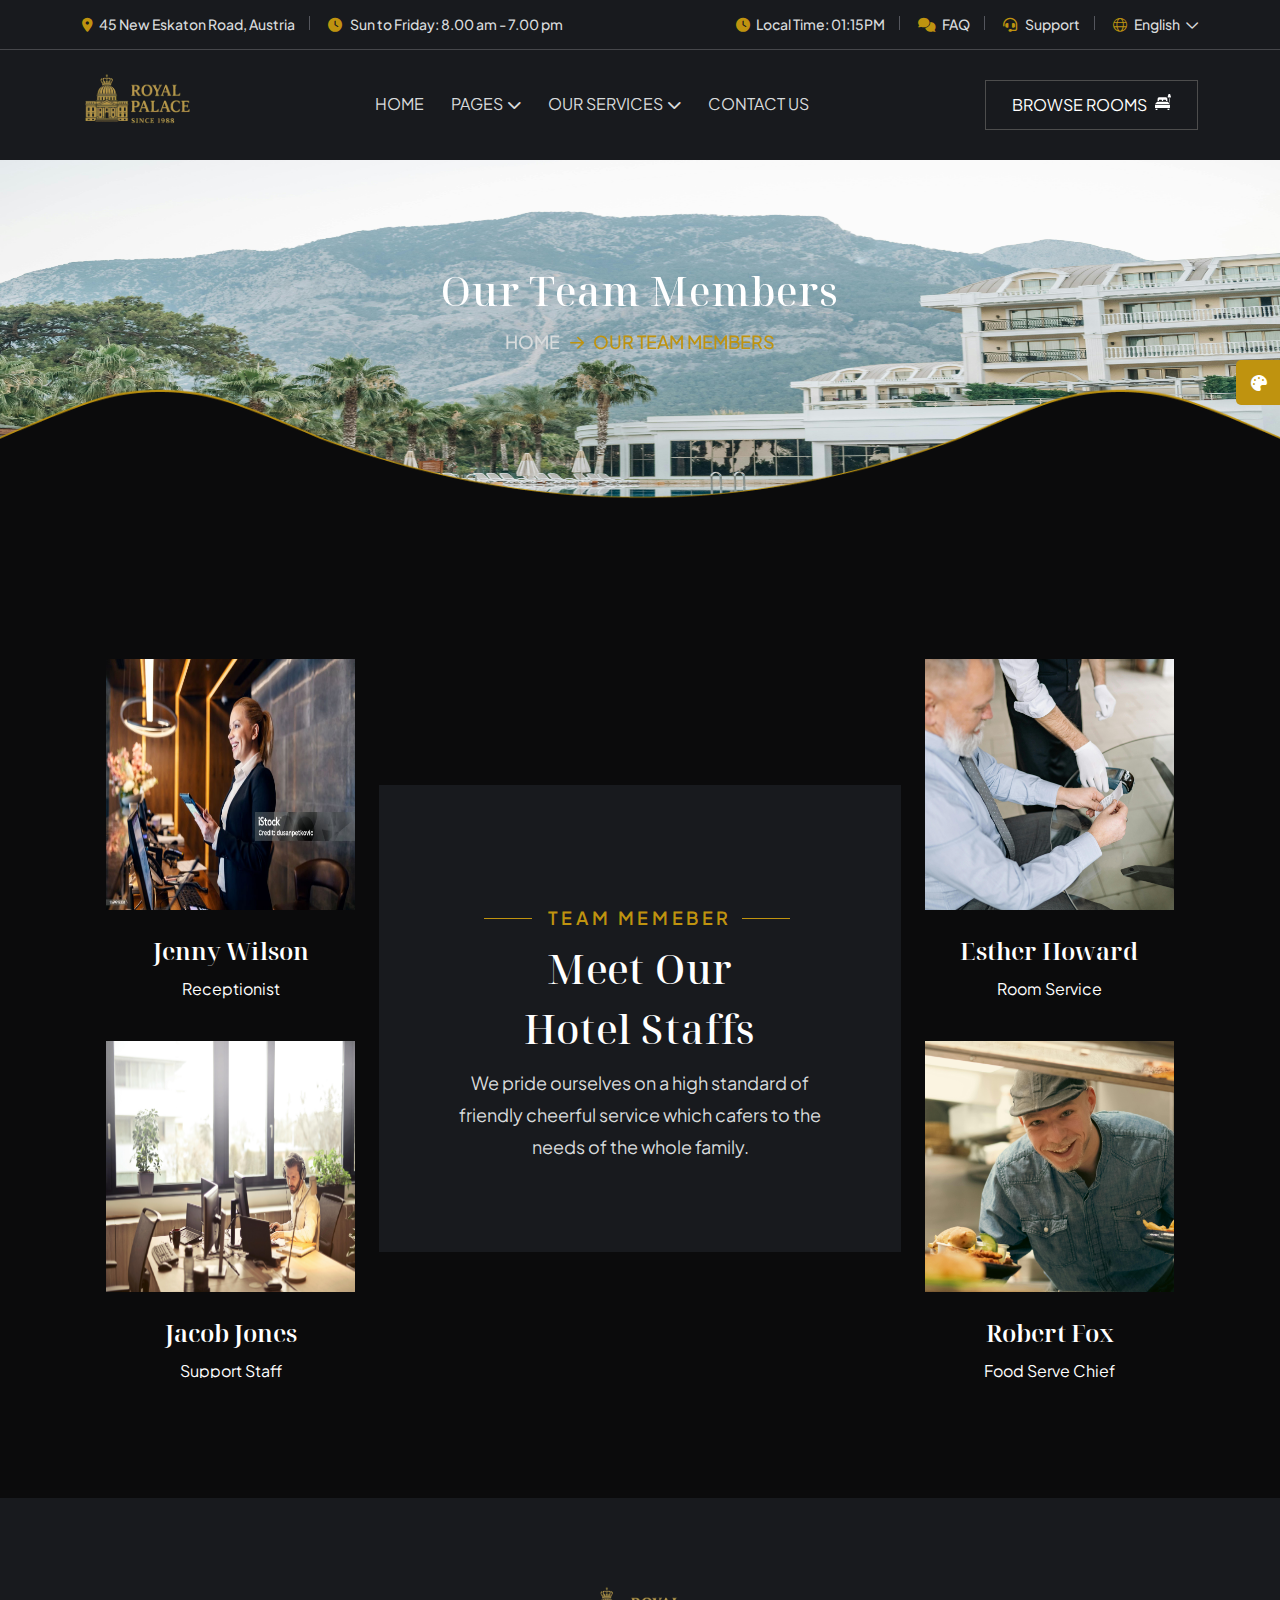
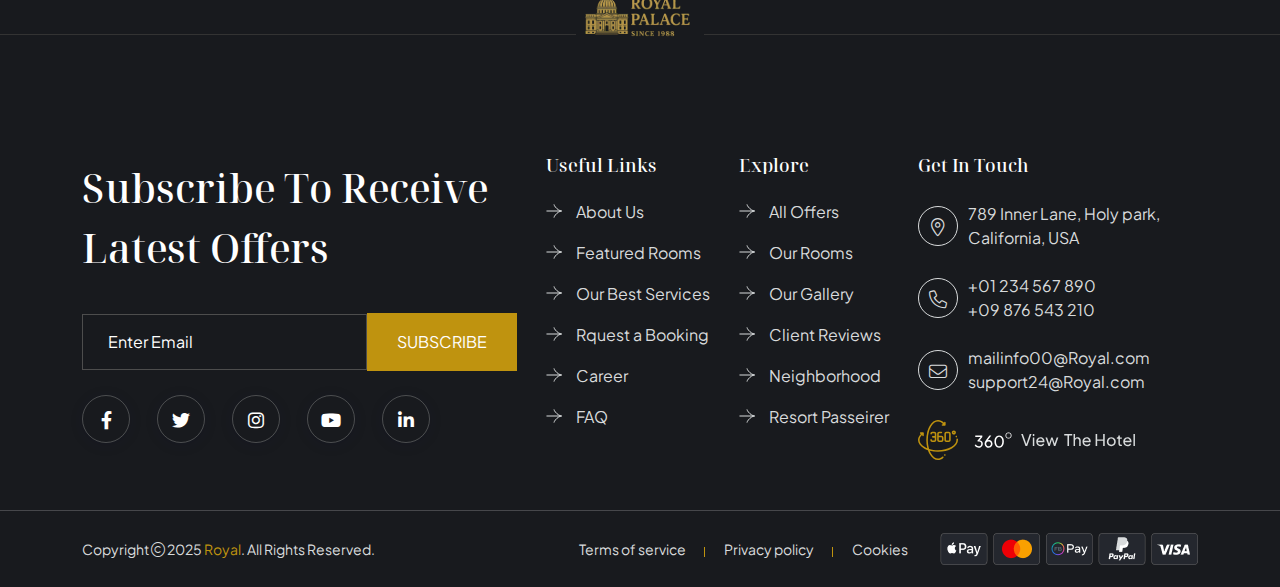
<file: team.html>
<!doctype html>
<html class="no-js" lang="zxx">

<head>
    <meta charset="utf-8">
    <meta http-equiv="x-ua-compatible" content="ie=edge">
    <title>Royal - Royal - Resort & Hotel Booking HTML Template - Our Team Members</title>
    <meta name="author" content="Royal">
    <meta name="description" content="Royal - Royal - Resort & Hotel Booking HTML Template">
    <meta name="keywords" content="Royal - Royal - Resort & Hotel Booking HTML Template">
    <meta name="robots" content="INDEX,FOLLOW">

    <!-- Mobile Specific Metas -->
    <meta name="viewport" content="width=device-width, initial-scale=1, shrink-to-fit=no">

    <!-- Favicons - Place favicon.ico in the root directory -->
    <link rel="apple-touch-icon" sizes="57x57" href="assets/img/favicons/apple-icon-57x57.png">
    <link rel="apple-touch-icon" sizes="60x60" href="assets/img/favicons/apple-icon-60x60.png">
    <link rel="apple-touch-icon" sizes="72x72" href="assets/img/favicons/apple-icon-72x72.png">
    <link rel="apple-touch-icon" sizes="76x76" href="assets/img/favicons/apple-icon-76x76.png">
    <link rel="apple-touch-icon" sizes="114x114" href="assets/img/favicons/apple-icon-114x114.png">
    <link rel="apple-touch-icon" sizes="120x120" href="assets/img/favicons/apple-icon-120x120.png">
    <link rel="apple-touch-icon" sizes="144x144" href="assets/img/favicons/apple-icon-144x144.png">
    <link rel="apple-touch-icon" sizes="152x152" href="assets/img/favicons/apple-icon-152x152.png">
    <link rel="apple-touch-icon" sizes="180x180" href="assets/img/favicons/apple-icon-180x180.png">
    <link rel="icon" type="image/png" sizes="192x192" href="assets/img/favicons/android-icon-192x192.png">
    <link rel="icon" type="image/png" sizes="32x32" href="assets/img/favicons/favicon-32x32.png">
    <link rel="icon" type="image/png" sizes="96x96" href="assets/img/favicons/favicon-96x96.png">
    <link rel="icon" type="image/png" sizes="16x16" href="assets/img/favicons/favicon-16x16.png">
    <link rel="manifest" href="assets/img/favicons/manifest.json">
    <meta name="msapplication-TileColor" content="#ffffff">
    <meta name="msapplication-TileImage" content="assets/img/favicons/ms-icon-144x144.png">
    <meta name="theme-color" content="#ffffff">

    <!--==============================
	  Google Fonts
	============================== -->
    <link rel="preconnect" href="https://fonts.googleapis.com">
    <link rel="preconnect" href="https://fonts.gstatic.com" crossorigin>
    <link href="https://fonts.googleapis.com/css2?family=Noto+Serif+Display:ital,wght@0,100..900;1,100..900&family=Plus+Jakarta+Sans:ital,wght@0,200..800;1,200..800&display=swap" rel="stylesheet">

    <!--==============================
	    All CSS File
	============================== -->
    <!-- Bootstrap -->
    <link rel="stylesheet" href="assets/css/bootstrap.min.css">
    <!-- Fontawesome Icon -->
    <link rel="stylesheet" href="assets/css/fontawesome.min.css">
    <!-- Magnific Popup -->
    <link rel="stylesheet" href="assets/css/magnific-popup.min.css">
    <!-- Swiper Js -->
    <link rel="stylesheet" href="assets/css/swiper-bundle.min.css">
    <!-- Theme Custom CSS -->
    <link rel="stylesheet" href="assets/css/style.css">

</head>

<body>

    <!--[if lte IE 9]>
    	<p class="browserupgrade">You are using an <strong>outdated</strong> browser. Please <a href="https://browsehappy.com/">upgrade your browser</a> to improve your experience and security.</p>
  	<![endif]-->


    <!--********************************
   		Code Start From Here 
	******************************** -->

    <!-- slider drag cursor -->
    <div class="slider-drag-cursor"><i class="fal fa-arrows-up-down-left-right"></i></div>

    <!--==============================
     Preloader
  ==============================-->
    <div class="preloader ">
        <button class="th-btn preloaderCls">Cancel Preloader </button>
        <div id="preloader" class="preloader-inner">
            <img src="assets/img/logo.svg" alt="img">
            <div class="txt-loading">
                <span data-text-preloader="R" class="letters-loading">
                    R </span>
                <span data-text-preloader="O" class="letters-loading">
                    O </span>
                <span data-text-preloader="T" class="letters-loading">
                    T </span>
                <span data-text-preloader="A" class="letters-loading">
                    A </span>
                <span data-text-preloader="L" class="letters-loading">
                    L
                </span>
            </div>
        </div>
    </div>
    <div class="color-scheme">
        <button class="switchIcon"><i class="fa-solid fa-palette"></i></button>
        <h4 class="color-scheme-title"><i class="far fa-palette"></i> Color Switcher</h4>
        <p class="color-scheme-text">Check template with your color</p>
        <div class="color-switch-btns">
            <button data-color="#2A07F9"><i class="fa-solid fa-droplet"></i></button>
            <button data-color="#068FFF"><i class="fa-solid fa-droplet"></i></button>
            <button data-color="#044DBC"><i class="fa-solid fa-droplet"></i></button>
            <button data-color="#FFAF00"><i class="fa-solid fa-droplet"></i></button>
            <button data-color="#F80000"><i class="fa-solid fa-droplet"></i></button>
            <button data-color="#231E7A"><i class="fa-solid fa-droplet"></i></button>
        </div>
        <p class="color-scheme-text">Or custom color..</p>
        <input type="color" id="thcolorpicker" value="#2A07F9">
    </div><!--==============================
    Mobile Menu
  ============================== -->
    <div class="th-menu-wrapper">
        <div class="th-menu-area text-center">
            <button class="th-menu-toggle"><i class="fal fa-times"></i></button>
            <div class="mobile-logo">
                <a href="index.html"><img src="assets/img/logo.svg" alt="Royal"></a>
            </div>
            <div class="th-mobile-menu">
                <ul>
                    <li class="menu-item-has-children">
                        <a href="index.html">Home</a>
                        <ul class="sub-menu">
                            <li><a href="index.html">Home Modern Hotel</a></li>
                            <li><a href="home-2.html">Home Resort Hotel</a></li>
                            <li><a href="home-3.html">Home Luxury Hotel</a></li>
                            <li><a href="home-4.html">Home Luxury Hotel 2</a></li>
                            <li><a href="home-5.html">Home City Hotel</a></li>
                        </ul>
                    </li>
                    <li class="menu-item-has-children">
                        <a href="#">Pages</a>
                        <ul class="sub-menu">
                            <li class="menu-item-has-children">
                                <a href="#">All Rooms</a>
                                <ul class="sub-menu">
                                    <li><a href="room.html">Rooms-suites</a></li>
                                    <li><a href="room-details.html">Room Details</a></li>
                                </ul>
                            </li>
                            <li><a href="about.html">About Us</a></li>
                            <li><a href="team.html">Team</a></li>
                            <li><a href="team-details.html">Team Details</a></li>
                            <li><a href="contact.html">Contact</a></li>
                            <li><a href="gallery.html">Gallery</a></li>
                            <li><a href="pricing.html">Price Plan</a></li>
                            <li><a href="testimonial.html">Testimonials</a></li>
                            <li><a href="faq.html">Faq Page</a></li>
                            <li><a href="error.html">Error Page</a></li>
                        </ul>
                    </li>
                    <li class="menu-item-has-children">
                        <a href="#">Our Services</a>
                        <ul class="sub-menu">
                            <li><a href="service.html">Our Services</a></li>
                            <li><a href="service-details.html">Service Details</a></li>
                        </ul>
                    </li>
                    <li><a href="gallery.html">Gallery</a></li>
                    <li class="menu-item-has-children">
                        <a href="#">Blog</a>
                        <ul class="sub-menu">
                            <li><a href="blog.html">Blog</a></li>
                            <li><a href="blog-grid.html">Blog Grid</a></li>
                            <li><a href="blog-details.html">Blog Details</a></li>
                        </ul>
                    </li>
                    <li><a href="contact.html">Contact Us</a></li>
                </ul>
            </div>
        </div>
    </div><!--==============================
	Header Area
==============================-->
    <header class="th-header header-layout1 ">
        <div class="header-top">
            <div class="container">
                <div class="row justify-content-center justify-content-lg-between align-items-center gy-2">
                    <div class="col-auto">
                        <div class="header-links">
                            <ul>
                                <li><i class="fas fa-location-dot"></i>45 New Eskaton Road, Austria</li>
                                <li><i class="fas fa-clock"></i> Sun to Friday: 8.00 am - 7.00 pm</li>
                            </ul>
                        </div>
                    </div>
                    <div class="col-auto">
                        <div class="header-links">
                            <ul>
                                <li class="d-none d-md-inline-block"><i class="fa-sharp fa-solid fa-clock"></i>Local Time:
                                    01:15PM</li>
                                <li class="d-none d-md-inline-block"><i class="fa-sharp fa-solid fa-comments"></i><a href="faq.html">FAQ</a></li>
                                <li><i class="fas fa-headset"></i> <a href="contact.html">Support</a></li>
                                <li>
                                    <div class="dropdown-link">
                                        <a class="dropdown-toggle" href="#" role="button" id="dropdownMenuLink1" data-bs-toggle="dropdown" aria-expanded="false"><i class="fa-light fa-globe"></i> English</a>
                                        <ul class="dropdown-menu" aria-labelledby="dropdownMenuLink1">
                                            <li>
                                                <a href="#">German</a>
                                                <a href="#">French</a>
                                                <a href="#">Italian</a>
                                                <a href="#">Latvian</a>
                                                <a href="#">Spanish</a>
                                                <a href="#">Greek</a>
                                            </li>
                                        </ul>
                                    </div>
                                </li>
                            </ul>
                        </div>
                    </div>
                </div>
            </div>
        </div>
        <div class="sticky-wrapper">
            <!-- Main Menu Area -->
            <div class="container">
                <div class="menu-area">
                    <div class="row align-items-center justify-content-between">
                        <div class="col-auto">
                            <div class="header-logo">
                                <a href="index.html"><img src="assets/img/logo.svg" alt="Royal"></a>
                            </div>
                        </div>
                        <div class="col-auto">
                            <nav class="main-menu d-none d-lg-inline-block">
                                <ul>
                                    <li class="menu-item-has-children menu-item-has-children1">
                                        <a href="index.html">Home</a>
                                        
                                    </li>
                                    <li class="menu-item-has-children">
                                        <a href="#">Pages</a>
                                        <ul class="sub-menu">
                                            <li class="menu-item-has-children">
                                                <a href="room.html">Rooms Suites</a>
                                            </li>
                                            <li><a href="about.html">About Us</a></li>
                                            <li><a href="team.html">Team</a></li>
                                            <li><a href="team-details.html">Team Details</a></li>
                                            <li><a href="package.html">Packages</a></li>
                                            <li><a href="equipment.html">Equipments</a></li>
                                            <li><a href="review.html">Reviews</a></li>
                                            <li><a href="pricing.html">Price Plan</a></li>
                                            <li><a href="testimonial.html">Testimonials</a></li>
                                            <li><a href="faq.html">Faq Page</a></li>
                                            <li><a href="error.html">Error Page</a></li>
                                        </ul>
                                    </li>
                                    <li class="menu-item-has-children">
                                        <a href="#">Our Services</a>
                                        <ul class="sub-menu">
                                            <li><a href="service.html">Our Services</a></li>
                                            <li><a href="service-details.html">Service Details</a></li>
                                        </ul>
                                    </li>
                                    <li><a href="contact.html">Contact Us</a></li>
                                </ul>
                            </nav>
                            <button type="button" class="th-menu-toggle d-block d-lg-none"><i class="far fa-bars"></i></button>
                        </div>
                        <div class="col-auto d-none d-xl-block">
                            <a href="room.html" class="th-btn style2">BROWSE ROOMS <img src="assets/img/icon/bed.svg" alt=""></a>
                        </div>
                    </div>
                </div>
            </div>
        </div>
    </header><!--==============================
    Breadcumb
============================== -->
    <div class="breadcumb-banner">
        <div class="breadcumb-wrapper " data-bg-src="assets/img/hero/hero_bg_2_1.jpg">
            <div class="container">
                <div class="breadcumb-content">
                    <h1 class="breadcumb-title">Our Team Members</h1>
                    <ul class="breadcumb-menu">
                        <li><a href="index.html">Home</a></li>
                        <li>Our Team Members</li>
                    </ul>
                </div>
            </div>
        </div>
    </div>
    <!--==============================
Team Area  
==============================-->
    <section class="space">
        <div class="container z-index-common">
            <div class="row gy-30">
                <!--==============================
Team Area  
==============================-->
                <div class=" overflow-hidden">
                    <div class="container">
                        <div class="row justify-content-between align-items-center">
                            <div class="col-lg-3">
                                <div class="th-team team-card">
                                    <div class="box-img">
                                        <img src="assets/img/team/team_1_1.jpg" style="width: 288px; height:251px  ;" alt="Team">
                                    </div>
                                    <div class="box-content">
                                        <h3 class="box-title"><a href="team-details.html" >Jenny Wilson</a></h3>
                                        <p class="box-desig">Receptionist</p>
                                    </div>
                                </div>
                                <div class="th-team team-card mt-45">
                                    <div class="box-img">
                                        <img src="assets/img/team/team_1_2.jpg" style="width: 288px; height:251px  ;" alt="Team">
                                    </div>
                                    <div class="box-content">
                                        <h3 class="box-title"><a href="team-details.html">Jacob Jones</a></h3>
                                        <p class="box-desig">Support Staff</p>
                                    </div>
                                </div>
                            </div>

                            <div class="col-lg-6">
                                <div class="team-member-area">
                                    <div class="team-content">
                                        <div class="title-area mb-10 text-center">
                                            <span class="sub-title2">TEAM MEMEBER</span>
                                            <h2 class="sec-title">Meet Our<span> Hotel Staffs</span></h2>
                                            <p class="sec-text">We pride ourselves on a high standard of friendly cheerful service which
                                                cafers to the needs of the whole family.</p>
                                        </div>
                                    </div>
                                </div>
                            </div>
                            <div class="col-lg-3">
                                <div class="th-team team-card">
                                    <div class="box-img">
                                        <img src="assets/img/team/team_1_3.jpg" style="width: 288px; height:251px  ;" alt="Team">
                                    </div>
                                    <div class="box-content">
                                        <h3 class="box-title"><a href="team-details.html">Esther Howard</a></h3>
                                        <p class="box-desig">Room Service</p>
                                    </div>
                                </div>
                                <div class="th-team team-card mt-45">
                                    <div class="box-img">
                                        <img src="assets/img/team/team_1_4.jpg" style="width: 288px; height:251px  ;" alt="Team">
                                    </div>
                                    <div class="box-content">
                                        <h3 class="box-title"><a href="team-details.html">Robert Fox</a></h3>
                                        <p class="box-desig">Food Serve Chief</p>
                                    </div>
                                </div>
                            </div>

                        </div>
                    </div>
                </div>
            </div>
        </div>
    </section>

    <!--==============================
	Footer Area
==============================-->
    <footer class="footer-wrapper footer-layout1">
        <div class="footer-logo">
            <img src="assets/img/logo.svg" alt="">
        </div>
        <div class="widget-area">
            <div class="container">
                <div class="row justify-content-between">
                    <div class="col-md-6 col-xl-auto">
                        <div class="widget newsletter-widget footer-widget">
                            <h3 class="newsletter-title h2">Subscribe to receive latest offers</h3>
                            <form class="newsletter-form">
                                <input class="form-control" type="email" placeholder="Enter Email" required="">
                                <button type="submit" class="th-btn style1">SUBSCRIBE</button>
                            </form>
                            <div class="th-social">
                                <a href="https://www.facebook.com/"><i class="fab fa-facebook-f"></i></a>
                                <a href="https://www.twitter.com/"><i class="fab fa-twitter"></i></a>
                                <a href="https://www.instagram.com/"><i class="fab fa-instagram"></i></a>
                                <a href="https://www.youtube.com/"><i class="fab fa-youtube"></i></a>
                                <a href="https://www.linkedin.com/"><i class="fab fa-linkedin-in"></i></a>
                            </div>
                        </div>
                    </div>
                    <div class="col-md-6 col-xl-auto">
                        <div class="widget widget_nav_menu footer-line footer-widget">
                            <h3 class="widget_title"> Useful Links</h3>
                            <div class="menu-all-pages-container">
                                <ul class="menu">
                                    <li><a href="about.html">About Us</a></li>
                                    <li><a href="room.html">Featured Rooms</a></li>
                                    <li><a href="service.html">Our Best Services</a></li>
                                    <li><a href="contact.html">Rquest a Booking</a></li>
                                    <li><a href="contact.html">Career</a></li>
                                    <li><a href="faq.html">FAQ</a></li>
                                </ul>
                            </div>
                        </div>
                    </div>
                    <div class="col-md-6 col-xl-auto">
                        <div class="widget widget_nav_menu footer-line footer-widget">
                            <h3 class="widget_title">Explore</h3>
                            <div class="menu-all-pages-container">
                                <ul class="menu">
                                    <li><a href="package.html">All Offers</a></li>
                                    <li><a href="room.html">Our Rooms</a></li>
                                    <li><a href="gallery.html">Our Gallery</a></li>
                                    <li><a href="review.html">Client Reviews</a></li>
                                    <li><a href="contact.html">Neighborhood</a></li>
                                    <li><a href="contact.html">Resort Passeirer</a></li>
                                </ul>
                            </div>
                        </div>
                    </div>
                    <div class="col-md-6 col-xl-auto">
                        <div class="widget footer-widget">
                            <h3 class="widget_title">Get In Touch</h3>
                            <div class="th-widget-contact">
                                <div class="info-box">
                                    <div class="box-icon">
                                        <i class="fal fa-location-dot"></i>
                                    </div>
                                    <p class="box-text">789 Inner Lane, Holy park, California, USA</p>
                                </div>
                                <div class="info-box">
                                    <div class="box-icon">
                                        <i class="fal fa-phone"></i>
                                    </div>
                                    <p class="box-text">
                                        <a href="tel:+01234567890" class="box-link">+01 234 567 890</a>
                                        <a href="tel:+09876543210" class="box-link">+09 876 543 210</a>
                                    </p>
                                </div>
                                <div class="info-box">
                                    <div class="box-icon">
                                        <i class="fal fa-envelope"></i>
                                    </div>
                                    <p class="box-text">
                                        <a href="mailto:mailinfo00@Royal.com" class="box-link">mailinfo00@Royal.com</a>
                                        <a href="mailto:support24@Royal.com" class="box-link">support24@Royal.com</a>
                                    </p>
                                </div>
                            </div>
                            <div class="degree-text mt-30"><a href="room-details.html"><img src="assets/img/icon/degree.svg" alt=""></a></div>
                        </div>
                    </div>
                </div>
            </div>
        </div>
        <div class="copyright-wrap">
            <div class="container">
                <div class="row gy-2 align-items-center">
                    <div class="col-lg-5">
                        <p class="copyright-text">Copyright <i class="fal fa-copyright"></i> 2025 <a href="index.html">Royal</a>. All Rights Reserved.</p>
                    </div>
                    <div class="col-lg-7 text-center text-md-end">
                        <div class="footer-links">
                            <ul>
                                <li><a href="about.html">Terms of service</a></li>
                                <li><a href="about.html">Privacy policy</a></li>
                                <li><a href="about.html">Cookies</a></li>
                            </ul>
                            <span class="footer-card">
                                <img src="assets/img/shape/cards.png" alt="">
                            </span>
                        </div>
                    </div>
                </div>
            </div>
        </div>
    </footer>

    <!--********************************
			Code End  Here 
	******************************** -->

    <!-- Scroll To Top -->
    <div class="scroll-top">
        <svg class="progress-circle svg-content" width="100%" height="100%" viewBox="-1 -1 102 102">
            <path d="M50,1 a49,49 0 0,1 0,98 a49,49 0 0,1 0,-98" style="transition: stroke-dashoffset 10ms linear 0s; stroke-dasharray: 307.919, 307.919; stroke-dashoffset: 307.919;">
            </path>
        </svg>
    </div>

    <!--==============================
    All Js File
============================== -->
    <!-- Jquery -->
    <script src="assets/js/vendor/jquery-3.7.1.min.js"></script>
    <!-- Swiper Js -->
    <script src="assets/js/swiper-bundle.min.js"></script>
    <!-- Bootstrap -->
    <script src="assets/js/bootstrap.min.js"></script>
    <!-- Magnific Popup -->
    <script src="assets/js/jquery.magnific-popup.min.js"></script>
    <!-- Counter Up -->
    <script src="assets/js/jquery.counterup.min.js"></script>
    <!-- Isotope Filter -->
    <script src="assets/js/imagesloaded.pkgd.min.js"></script>
    <script src="assets/js/isotope.pkgd.min.js"></script>

    <!-- Gsap Animation -->
    <script src="assets/js/gsap.min.js"></script>
    <!-- ScrollTrigger -->
    <script src="assets/js/ScrollTrigger.min.js"></script>
    <!-- SplitText -->
    <script src="assets/js/SplitText.min.js"></script>
    <!-- Lenis Js -->
    <script src="assets/js/lenis.min.js"></script>

    <!-- 360 degree Js start -->
    <script src="assets/js/360.min.js"></script>
    <script src="assets/js/panolens.min.js"></script>

    <!-- 360 degree Js end -->
    <!-- Main Js File -->
    <script src="assets/js/main.js"></script>
</body>

</html>
</file>
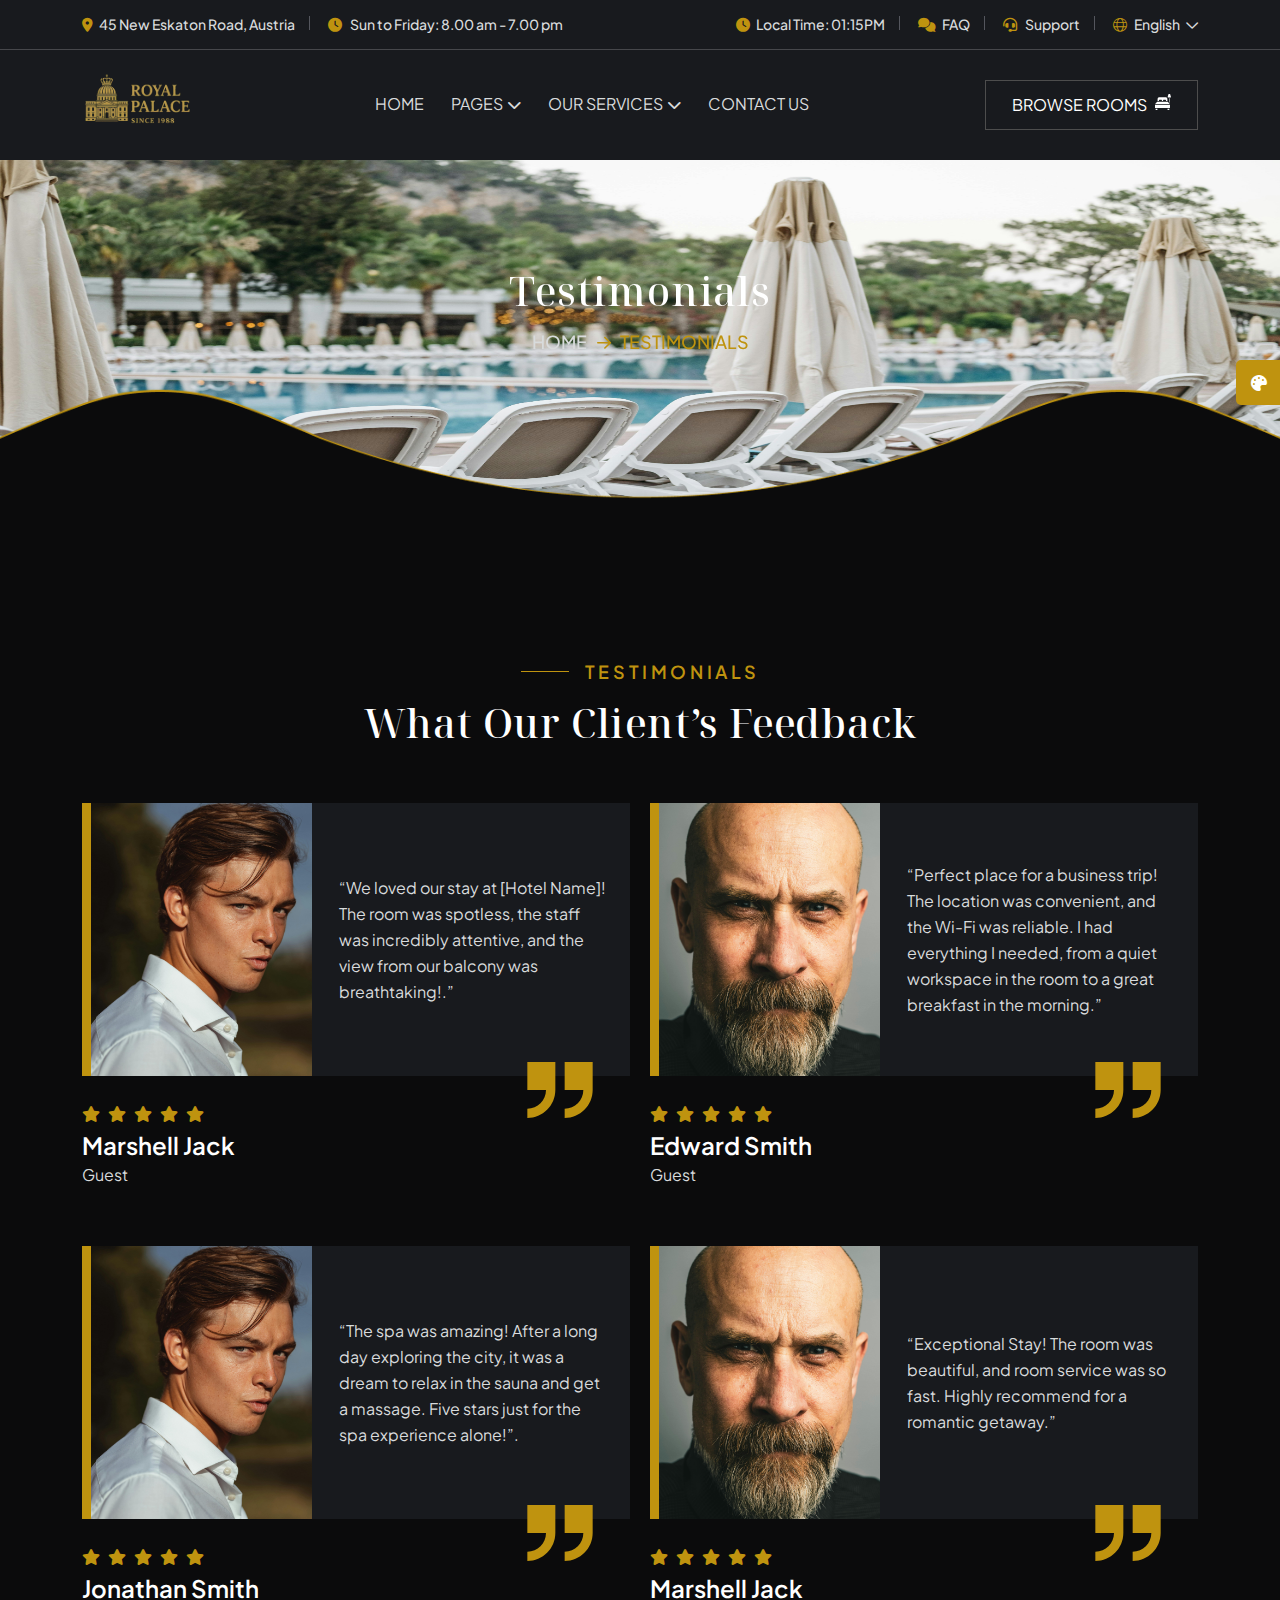
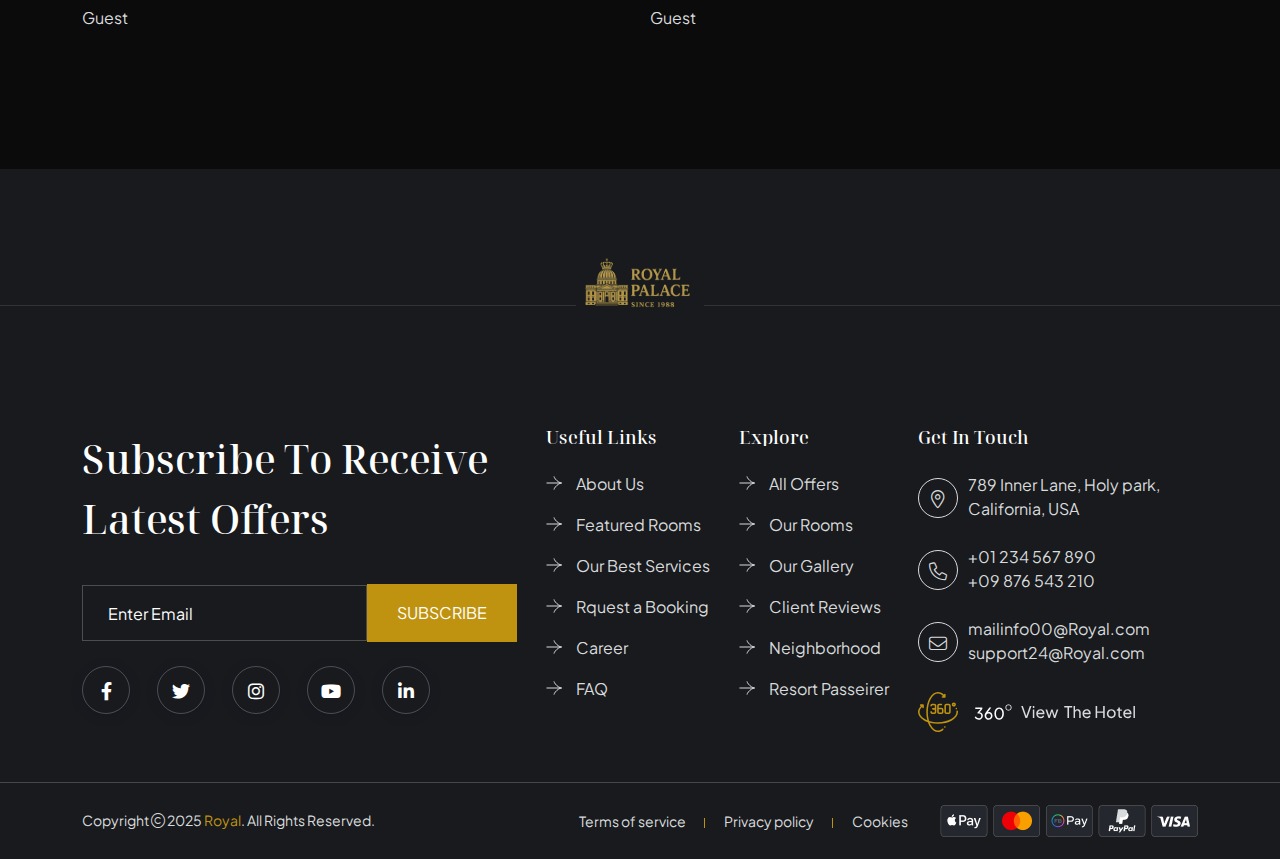
<file: testimonial.html>
<!doctype html>
<html class="no-js" lang="zxx">

<head>
    <meta charset="utf-8">
    <meta http-equiv="x-ua-compatible" content="ie=edge">
    <title>Royal - Royal - Resort & Hotel Booking HTML Template - Testimonials</title>
    <meta name="author" content="Royal">
    <meta name="description" content="Royal - Royal - Resort & Hotel Booking HTML Template">
    <meta name="keywords" content="Royal - Royal - Resort & Hotel Booking HTML Template">
    <meta name="robots" content="INDEX,FOLLOW">

    <!-- Mobile Specific Metas -->
    <meta name="viewport" content="width=device-width, initial-scale=1, shrink-to-fit=no">

    <!-- Favicons - Place favicon.ico in the root directory -->
    <link rel="apple-touch-icon" sizes="57x57" href="assets/img/favicons/apple-icon-57x57.png">
    <link rel="apple-touch-icon" sizes="60x60" href="assets/img/favicons/apple-icon-60x60.png">
    <link rel="apple-touch-icon" sizes="72x72" href="assets/img/favicons/apple-icon-72x72.png">
    <link rel="apple-touch-icon" sizes="76x76" href="assets/img/favicons/apple-icon-76x76.png">
    <link rel="apple-touch-icon" sizes="114x114" href="assets/img/favicons/apple-icon-114x114.png">
    <link rel="apple-touch-icon" sizes="120x120" href="assets/img/favicons/apple-icon-120x120.png">
    <link rel="apple-touch-icon" sizes="144x144" href="assets/img/favicons/apple-icon-144x144.png">
    <link rel="apple-touch-icon" sizes="152x152" href="assets/img/favicons/apple-icon-152x152.png">
    <link rel="apple-touch-icon" sizes="180x180" href="assets/img/favicons/apple-icon-180x180.png">
    <link rel="icon" type="image/png" sizes="192x192" href="assets/img/favicons/android-icon-192x192.png">
    <link rel="icon" type="image/png" sizes="32x32" href="assets/img/favicons/favicon-32x32.png">
    <link rel="icon" type="image/png" sizes="96x96" href="assets/img/favicons/favicon-96x96.png">
    <link rel="icon" type="image/png" sizes="16x16" href="assets/img/favicons/favicon-16x16.png">
    <link rel="manifest" href="assets/img/favicons/manifest.json">
    <meta name="msapplication-TileColor" content="#ffffff">
    <meta name="msapplication-TileImage" content="assets/img/favicons/ms-icon-144x144.png">
    <meta name="theme-color" content="#ffffff">

    <!--==============================
	  Google Fonts
	============================== -->
    <link rel="preconnect" href="https://fonts.googleapis.com">
    <link rel="preconnect" href="https://fonts.gstatic.com" crossorigin>
    <link href="https://fonts.googleapis.com/css2?family=Noto+Serif+Display:ital,wght@0,100..900;1,100..900&family=Plus+Jakarta+Sans:ital,wght@0,200..800;1,200..800&display=swap" rel="stylesheet">

    <!--==============================
	    All CSS File
	============================== -->
    <!-- Bootstrap -->
    <link rel="stylesheet" href="assets/css/bootstrap.min.css">
    <!-- Fontawesome Icon -->
    <link rel="stylesheet" href="assets/css/fontawesome.min.css">
    <!-- Magnific Popup -->
    <link rel="stylesheet" href="assets/css/magnific-popup.min.css">
    <!-- Swiper Js -->
    <link rel="stylesheet" href="assets/css/swiper-bundle.min.css">
    <!-- Theme Custom CSS -->
    <link rel="stylesheet" href="assets/css/style.css">

</head>

<body>

    <!--[if lte IE 9]>
    	<p class="browserupgrade">You are using an <strong>outdated</strong> browser. Please <a href="https://browsehappy.com/">upgrade your browser</a> to improve your experience and security.</p>
  	<![endif]-->


    <!--********************************
   		Code Start From Here 
	******************************** -->

    <!-- slider drag cursor -->
    <div class="slider-drag-cursor"><i class="fal fa-arrows-up-down-left-right"></i></div>

    <!--==============================
     Preloader
  ==============================-->
    <div class="preloader ">
        <button class="th-btn preloaderCls">Cancel Preloader </button>
        <div id="preloader" class="preloader-inner">
            <img src="assets/img/logo.svg" alt="img">
            <div class="txt-loading">
                <span data-text-preloader="R" class="letters-loading">
                    R </span>
                <span data-text-preloader="O" class="letters-loading">
                    O </span>
                <span data-text-preloader="T" class="letters-loading">
                    T </span>
                <span data-text-preloader="A" class="letters-loading">
                    A </span>
                <span data-text-preloader="L" class="letters-loading">
                    L
                </span>
            </div>
        </div>
    </div>
    <div class="color-scheme">
        <button class="switchIcon"><i class="fa-solid fa-palette"></i></button>
        <h4 class="color-scheme-title"><i class="far fa-palette"></i> Color Switcher</h4>
        <p class="color-scheme-text">Check template with your color</p>
        <div class="color-switch-btns">
            <button data-color="#2A07F9"><i class="fa-solid fa-droplet"></i></button>
            <button data-color="#068FFF"><i class="fa-solid fa-droplet"></i></button>
            <button data-color="#044DBC"><i class="fa-solid fa-droplet"></i></button>
            <button data-color="#FFAF00"><i class="fa-solid fa-droplet"></i></button>
            <button data-color="#F80000"><i class="fa-solid fa-droplet"></i></button>
            <button data-color="#231E7A"><i class="fa-solid fa-droplet"></i></button>
        </div>
        <p class="color-scheme-text">Or custom color..</p>
        <input type="color" id="thcolorpicker" value="#2A07F9">
    </div>
    <!--==============================
	Header Area
==============================-->
    <header class="th-header header-layout1 ">
        <div class="header-top">
            <div class="container">
                <div class="row justify-content-center justify-content-lg-between align-items-center gy-2">
                    <div class="col-auto">
                        <div class="header-links">
                            <ul>
                                <li><i class="fas fa-location-dot"></i>45 New Eskaton Road, Austria</li>
                                <li><i class="fas fa-clock"></i> Sun to Friday: 8.00 am - 7.00 pm</li>
                            </ul>
                        </div>
                    </div>
                    <div class="col-auto">
                        <div class="header-links">
                            <ul>
                                <li class="d-none d-md-inline-block"><i class="fa-sharp fa-solid fa-clock"></i>Local Time:
                                    01:15PM</li>
                                <li class="d-none d-md-inline-block"><i class="fa-sharp fa-solid fa-comments"></i><a href="faq.html">FAQ</a></li>
                                <li><i class="fas fa-headset"></i> <a href="contact.html">Support</a></li>
                                <li>
                                    <div class="dropdown-link">
                                        <a class="dropdown-toggle" href="#" role="button" id="dropdownMenuLink1" data-bs-toggle="dropdown" aria-expanded="false"><i class="fa-light fa-globe"></i> English</a>
                                        <ul class="dropdown-menu" aria-labelledby="dropdownMenuLink1">
                                            <li>
                                                <a href="#">German</a>
                                                <a href="#">French</a>
                                                <a href="#">Italian</a>
                                                <a href="#">Latvian</a>
                                                <a href="#">Spanish</a>
                                                <a href="#">Greek</a>
                                            </li>
                                        </ul>
                                    </div>
                                </li>
                            </ul>
                        </div>
                    </div>
                </div>
            </div>
        </div>
        <div class="sticky-wrapper">
            <!-- Main Menu Area -->
            <div class="container">
                <div class="menu-area">
                    <div class="row align-items-center justify-content-between">
                        <div class="col-auto">
                            <div class="header-logo">
                                <a href="index.html"><img src="assets/img/logo.svg" alt="Royal"></a>
                            </div>
                        </div>
                        <div class="col-auto">
                            <nav class="main-menu d-none d-lg-inline-block">
                                <ul>
                                    <li class="menu-item-has-children menu-item-has-children1">
                                        <a href="index.html">Home</a>
                                        
                                    </li>
                                    <li class="menu-item-has-children">
                                        <a href="#">Pages</a>
                                        <ul class="sub-menu">
                                            <li class="menu-item-has-children">
                                                <a href="room.html">Rooms Suites</a>
                                            </li>
                                            <li><a href="about.html">About Us</a></li>
                                            <li><a href="team.html">Team</a></li>
                                            <li><a href="team-details.html">Team Details</a></li>
                                            <li><a href="package.html">Packages</a></li>
                                            <li><a href="equipment.html">Equipments</a></li>
                                            <li><a href="review.html">Reviews</a></li>
                                            <li><a href="pricing.html">Price Plan</a></li>
                                            <li><a href="testimonial.html">Testimonials</a></li>
                                            <li><a href="faq.html">Faq Page</a></li>
                                            <li><a href="error.html">Error Page</a></li>
                                        </ul>
                                    </li>
                                    <li class="menu-item-has-children">
                                        <a href="#">Our Services</a>
                                        <ul class="sub-menu">
                                            <li><a href="service.html">Our Services</a></li>
                                            <li><a href="service-details.html">Service Details</a></li>
                                        </ul>
                                    </li>
                                    <li><a href="contact.html">Contact Us</a></li>
                                </ul>
                            </nav>
                            <button type="button" class="th-menu-toggle d-block d-lg-none"><i class="far fa-bars"></i></button>
                        </div>
                        <div class="col-auto d-none d-xl-block">
                            <a href="room.html" class="th-btn style2">BROWSE ROOMS <img src="assets/img/icon/bed.svg" alt=""></a>
                        </div>
                    </div>
                </div>
            </div>
        </div>
    </header><!--==============================
    Breadcumb
============================== -->
    <div class="breadcumb-banner">
        <div class="breadcumb-wrapper " data-bg-src="assets/img/hero/hero_bg_2_2.jpg">
            <div class="container">
                <div class="breadcumb-content">
                    <h1 class="breadcumb-title">Testimonials</h1>
                    <ul class="breadcumb-menu">
                        <li><a href="index.html">Home</a></li>
                        <li>Testimonials</li>
                    </ul>
                </div>
            </div>
        </div>
    </div>
    <!--==============================
Gallery Area  
==============================-->
    <section class="space overflow-hidden">
        <div class="container">
            <div class="title-area text-center">
                <span class="sub-title2 style1">TESTIMONIALS</span>
                <h2 class="sec-title ">What Our Client’s Feedback</h2>
            </div>
            <div class="row gy-40 gx-100">
                <div class="col-xl-6">
                    <div class="testi-grid style2">
                        <div class="box-profile">
                            <div class="box-avater">
                                <img src="assets/img/testimonial/testi_4_1.jpg" style="height: 273px; width: 265px ;" alt="Avater">
                            </div>
                            <p class="box-text">“We loved our stay at [Hotel Name]! The room was spotless, the staff was incredibly attentive, and the view from our balcony was breathtaking!.”</p>
                        </div>
                        <div class="box-quote"><img src="assets/img/icon/quote2.svg" alt=""></div>
                        <div class="box-review">
                            <i class="fa-sharp fa-solid fa-star"></i><i class="fa-sharp fa-solid fa-star"></i><i class="fa-sharp fa-solid fa-star"></i><i class="fa-sharp fa-solid fa-star"></i><i class="fa-sharp fa-solid fa-star"></i>
                        </div>
                        <div class="media-body">
                            <h3 class="box-title">Marshell Jack</h3>
                            <p class="box-desig">Guest</p>
                        </div>
                    </div>
                </div>
                <div class="col-xl-6">
                    <div class="testi-grid style2">
                        <div class="box-profile">
                            <div class="box-avater">
                                <img src="assets/img/testimonial/testi_4_2.jpg" style="height: 273px; width: 265 ;" alt="Avater">
                            </div>
                            <p class="box-text">“Perfect place for a business trip! The location was convenient, and the Wi-Fi was reliable. I had everything I needed, from a quiet workspace in the room to a great breakfast in the morning.”</p>
                        </div>
                        <div class="box-quote"><img src="assets/img/icon/quote2.svg" alt=""></div>
                        <div class="box-review">
                            <i class="fa-sharp fa-solid fa-star"></i><i class="fa-sharp fa-solid fa-star"></i><i class="fa-sharp fa-solid fa-star"></i><i class="fa-sharp fa-solid fa-star"></i><i class="fa-sharp fa-solid fa-star"></i>
                        </div>
                        <div class="media-body">
                            <h3 class="box-title">Edward Smith</h3>
                            <p class="box-desig">Guest</p>
                        </div>
                    </div>
                </div>
                <div class="col-xl-6">
                    <div class="testi-grid style2">
                        <div class="box-profile">
                            <div class="box-avater">
                                <img src="assets/img/testimonial/testi_4_1.jpg" style="height: 273px; width: 265 ;" alt="Avater">
                            </div>
                            <p class="box-text">“The spa was amazing! After a long day exploring the city, it was a dream to relax in the sauna and get a massage. Five stars just for the spa experience alone!”.</p>
                        </div>
                        <div class="box-quote"><img src="assets/img/icon/quote2.svg" alt=""></div>
                        <div class="box-review">
                            <i class="fa-sharp fa-solid fa-star"></i><i class="fa-sharp fa-solid fa-star"></i><i class="fa-sharp fa-solid fa-star"></i><i class="fa-sharp fa-solid fa-star"></i><i class="fa-sharp fa-solid fa-star"></i>
                        </div>
                        <div class="media-body">
                            <h3 class="box-title">Jonathan Smith</h3>
                            <p class="box-desig">Guest</p>
                        </div>
                    </div>
                </div>
                <div class="col-xl-6">
                    <div class="testi-grid style2">
                        <div class="box-profile">
                            <div class="box-avater">
                                <img src="assets/img/testimonial/testi_4_2.jpg" style="height: 273px; width: 265 ;" alt="Avater">
                            </div>
                            <p class="box-text">“Exceptional Stay! The room was beautiful, and room service was so fast. Highly recommend for a romantic getaway.”</p>
                        </div>
                        <div class="box-quote"><img src="assets/img/icon/quote2.svg" alt=""></div>
                        <div class="box-review">
                            <i class="fa-sharp fa-solid fa-star"></i><i class="fa-sharp fa-solid fa-star"></i><i class="fa-sharp fa-solid fa-star"></i><i class="fa-sharp fa-solid fa-star"></i><i class="fa-sharp fa-solid fa-star"></i>
                        </div>
                        <div class="media-body">
                            <h3 class="box-title">Marshell Jack</h3>
                            <p class="box-desig">Guest</p>
                        </div>
                    </div>
                </div>
            </div>
        </div>
    </section>

    <!--==============================
	Footer Area
==============================-->
    <footer class="footer-wrapper footer-layout1">
        <div class="footer-logo">
            <img src="assets/img/logo.svg" alt="">
        </div>
        <div class="widget-area">
            <div class="container">
                <div class="row justify-content-between">
                    <div class="col-md-6 col-xl-auto">
                        <div class="widget newsletter-widget footer-widget">
                            <h3 class="newsletter-title h2">Subscribe to receive latest offers</h3>
                            <form class="newsletter-form">
                                <input class="form-control" type="email" placeholder="Enter Email" required="">
                                <button type="submit" class="th-btn style1">SUBSCRIBE</button>
                            </form>
                            <div class="th-social">
                                <a href="https://www.facebook.com/"><i class="fab fa-facebook-f"></i></a>
                                <a href="https://www.twitter.com/"><i class="fab fa-twitter"></i></a>
                                <a href="https://www.instagram.com/"><i class="fab fa-instagram"></i></a>
                                <a href="https://www.youtube.com/"><i class="fab fa-youtube"></i></a>
                                <a href="https://www.linkedin.com/"><i class="fab fa-linkedin-in"></i></a>
                            </div>
                        </div>
                    </div>
                    <div class="col-md-6 col-xl-auto">
                        <div class="widget widget_nav_menu footer-line footer-widget">
                            <h3 class="widget_title"> Useful Links</h3>
                            <div class="menu-all-pages-container">
                                <ul class="menu">
                                    <li><a href="about.html">About Us</a></li>
                                    <li><a href="room.html">Featured Rooms</a></li>
                                    <li><a href="service.html">Our Best Services</a></li>
                                    <li><a href="contact.html">Rquest a Booking</a></li>
                                    <li><a href="contact.html">Career</a></li>
                                    <li><a href="faq.html">FAQ</a></li>
                                </ul>
                            </div>
                        </div>
                    </div>
                    <div class="col-md-6 col-xl-auto">
                        <div class="widget widget_nav_menu footer-line footer-widget">
                            <h3 class="widget_title">Explore</h3>
                            <div class="menu-all-pages-container">
                                <ul class="menu">
                                    <li><a href="package.html">All Offers</a></li>
                                    <li><a href="room.html">Our Rooms</a></li>
                                    <li><a href="gallery.html">Our Gallery</a></li>
                                    <li><a href="review.html">Client Reviews</a></li>
                                    <li><a href="contact.html">Neighborhood</a></li>
                                    <li><a href="contact.html">Resort Passeirer</a></li>
                                </ul>
                            </div>
                        </div>
                    </div>
                    <div class="col-md-6 col-xl-auto">
                        <div class="widget footer-widget">
                            <h3 class="widget_title">Get In Touch</h3>
                            <div class="th-widget-contact">
                                <div class="info-box">
                                    <div class="box-icon">
                                        <i class="fal fa-location-dot"></i>
                                    </div>
                                    <p class="box-text">789 Inner Lane, Holy park, California, USA</p>
                                </div>
                                <div class="info-box">
                                    <div class="box-icon">
                                        <i class="fal fa-phone"></i>
                                    </div>
                                    <p class="box-text">
                                        <a href="tel:+01234567890" class="box-link">+01 234 567 890</a>
                                        <a href="tel:+09876543210" class="box-link">+09 876 543 210</a>
                                    </p>
                                </div>
                                <div class="info-box">
                                    <div class="box-icon">
                                        <i class="fal fa-envelope"></i>
                                    </div>
                                    <p class="box-text">
                                        <a href="mailto:mailinfo00@Royal.com" class="box-link">mailinfo00@Royal.com</a>
                                        <a href="mailto:support24@Royal.com" class="box-link">support24@Royal.com</a>
                                    </p>
                                </div>
                            </div>
                            <div class="degree-text mt-30"><a href="room-details.html"><img src="assets/img/icon/degree.svg" alt=""></a></div>
                        </div>
                    </div>
                </div>
            </div>
        </div>
        <div class="copyright-wrap">
            <div class="container">
                <div class="row gy-2 align-items-center">
                    <div class="col-lg-5">
                        <p class="copyright-text">Copyright <i class="fal fa-copyright"></i> 2025 <a href="index.html">Royal</a>. All Rights Reserved.</p>
                    </div>
                    <div class="col-lg-7 text-center text-md-end">
                        <div class="footer-links">
                            <ul>
                                <li><a href="about.html">Terms of service</a></li>
                                <li><a href="about.html">Privacy policy</a></li>
                                <li><a href="about.html">Cookies</a></li>
                            </ul>
                            <span class="footer-card">
                                <img src="assets/img/shape/cards.png" alt="">
                            </span>
                        </div>
                    </div>
                </div>
            </div>
        </div>
    </footer>

    <!--********************************
			Code End  Here 
	******************************** -->

    <!-- Scroll To Top -->
    <div class="scroll-top">
        <svg class="progress-circle svg-content" width="100%" height="100%" viewBox="-1 -1 102 102">
            <path d="M50,1 a49,49 0 0,1 0,98 a49,49 0 0,1 0,-98" style="transition: stroke-dashoffset 10ms linear 0s; stroke-dasharray: 307.919, 307.919; stroke-dashoffset: 307.919;">
            </path>
        </svg>
    </div>

    <!--==============================
    All Js File
============================== -->
    <!-- Jquery -->
    <script src="assets/js/vendor/jquery-3.7.1.min.js"></script>
    <!-- Swiper Js -->
    <script src="assets/js/swiper-bundle.min.js"></script>
    <!-- Bootstrap -->
    <script src="assets/js/bootstrap.min.js"></script>
    <!-- Magnific Popup -->
    <script src="assets/js/jquery.magnific-popup.min.js"></script>
    <!-- Counter Up -->
    <script src="assets/js/jquery.counterup.min.js"></script>
    <!-- Isotope Filter -->
    <script src="assets/js/imagesloaded.pkgd.min.js"></script>
    <script src="assets/js/isotope.pkgd.min.js"></script>

    <!-- Gsap Animation -->
    <script src="assets/js/gsap.min.js"></script>
    <!-- ScrollTrigger -->
    <script src="assets/js/ScrollTrigger.min.js"></script>
    <!-- SplitText -->
    <script src="assets/js/SplitText.min.js"></script>
    <!-- Lenis Js -->
    <script src="assets/js/lenis.min.js"></script>

    <!-- 360 degree Js start -->
    <script src="assets/js/360.min.js"></script>
    <script src="assets/js/panolens.min.js"></script>

    <!-- 360 degree Js end -->
    <!-- Main Js File -->
    <script src="assets/js/main.js"></script>
</body>

</html>
</file>
